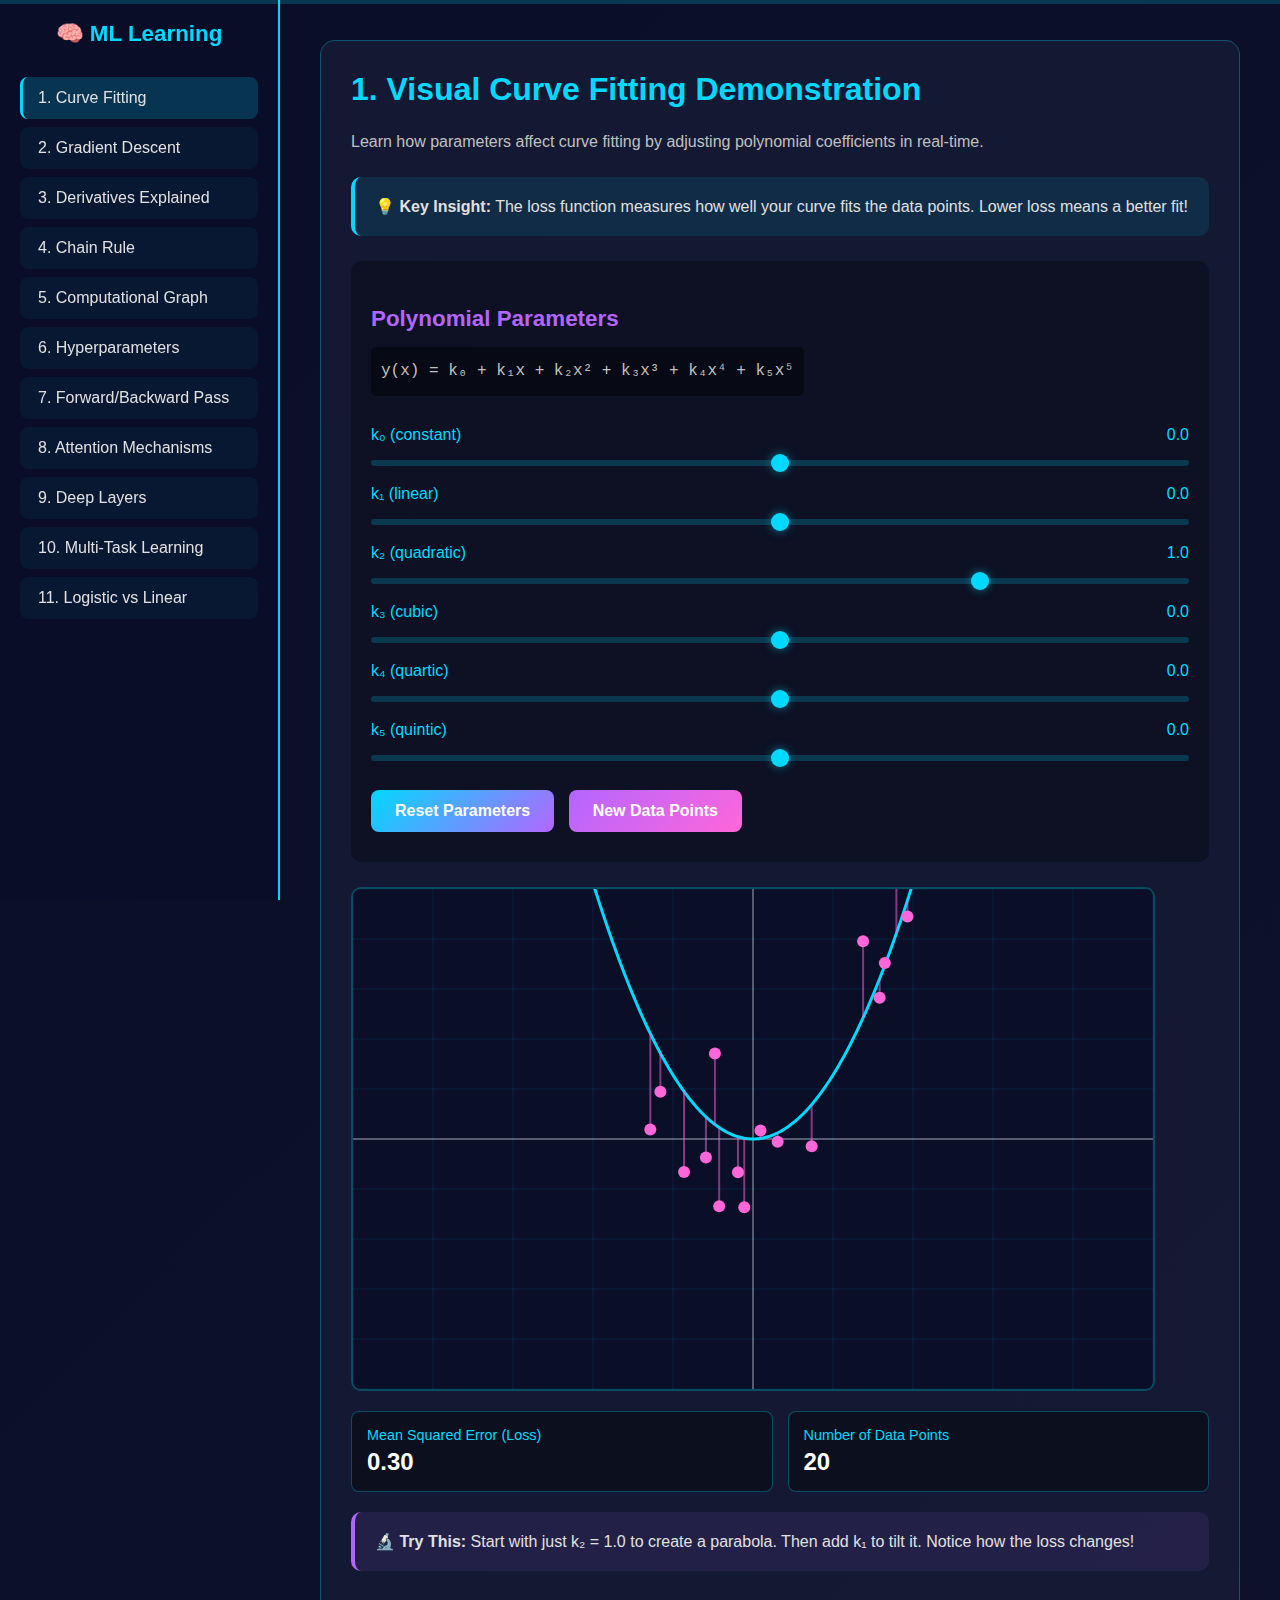
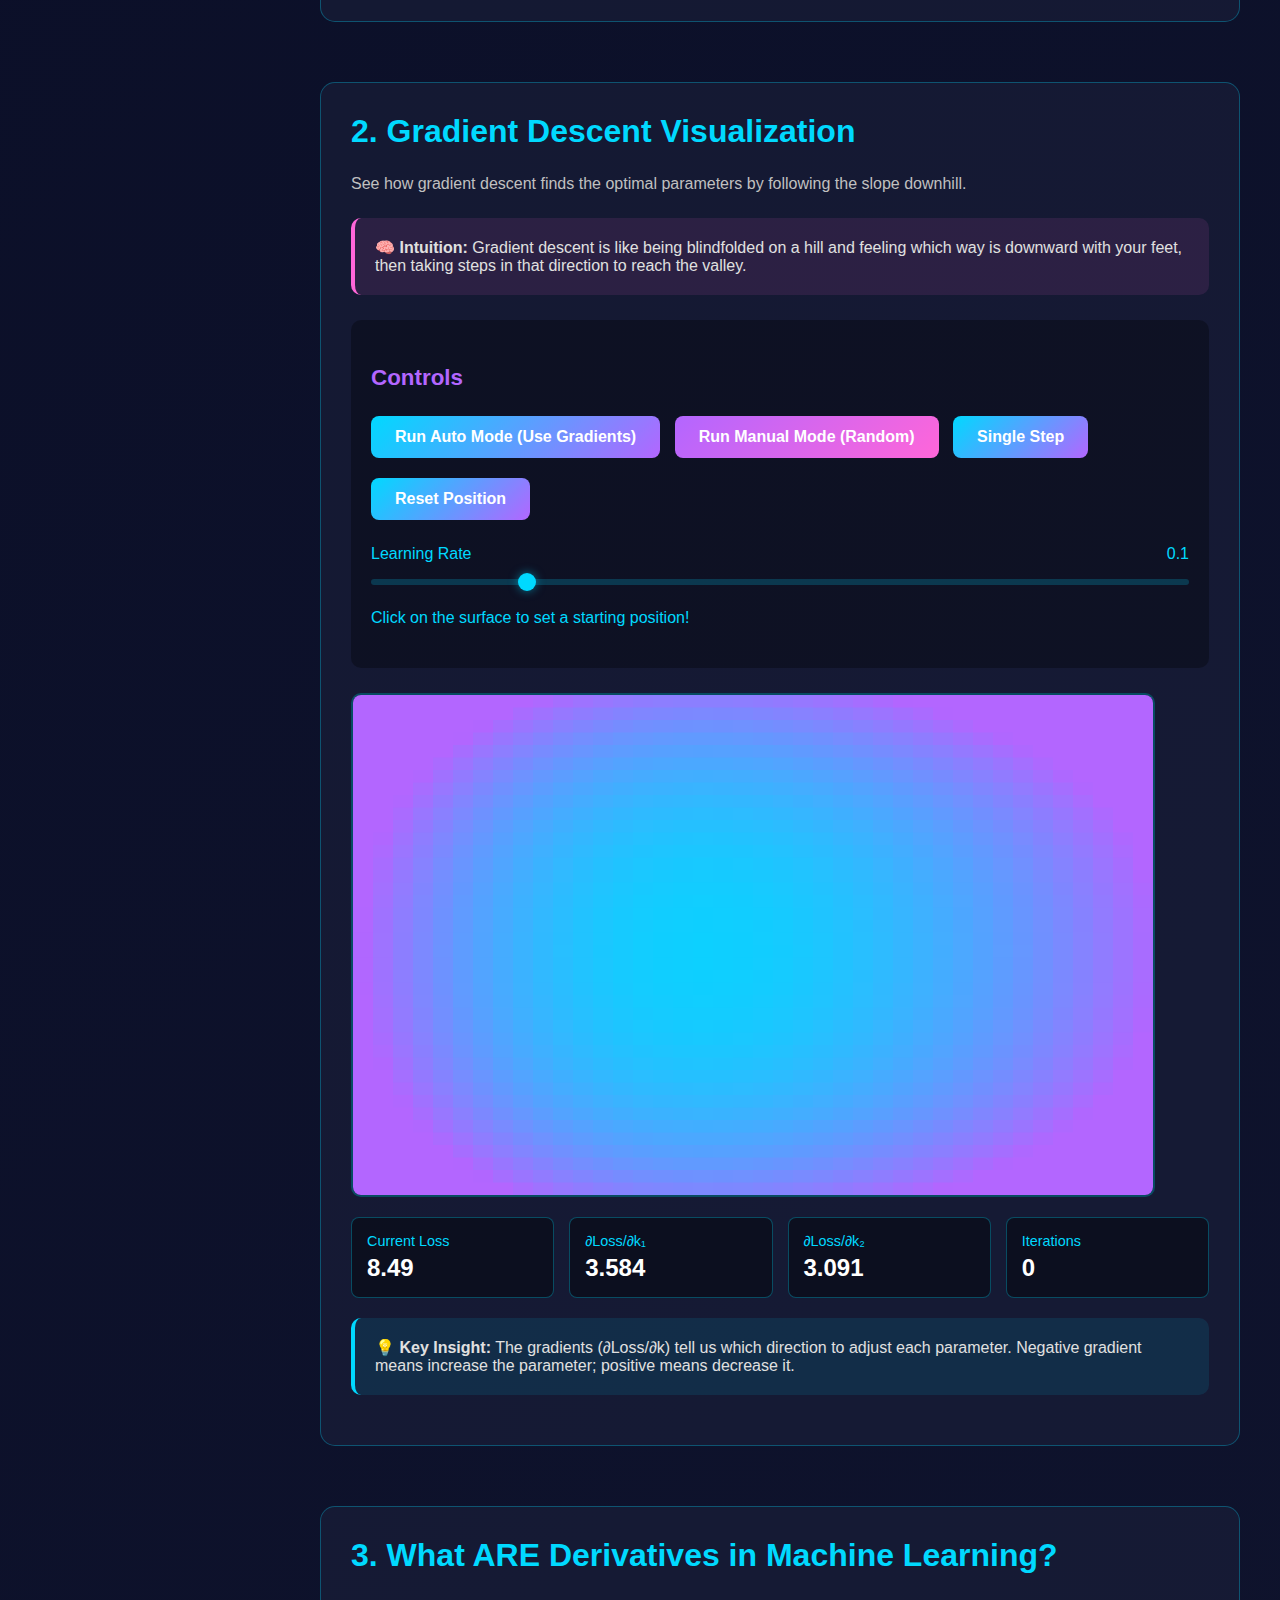
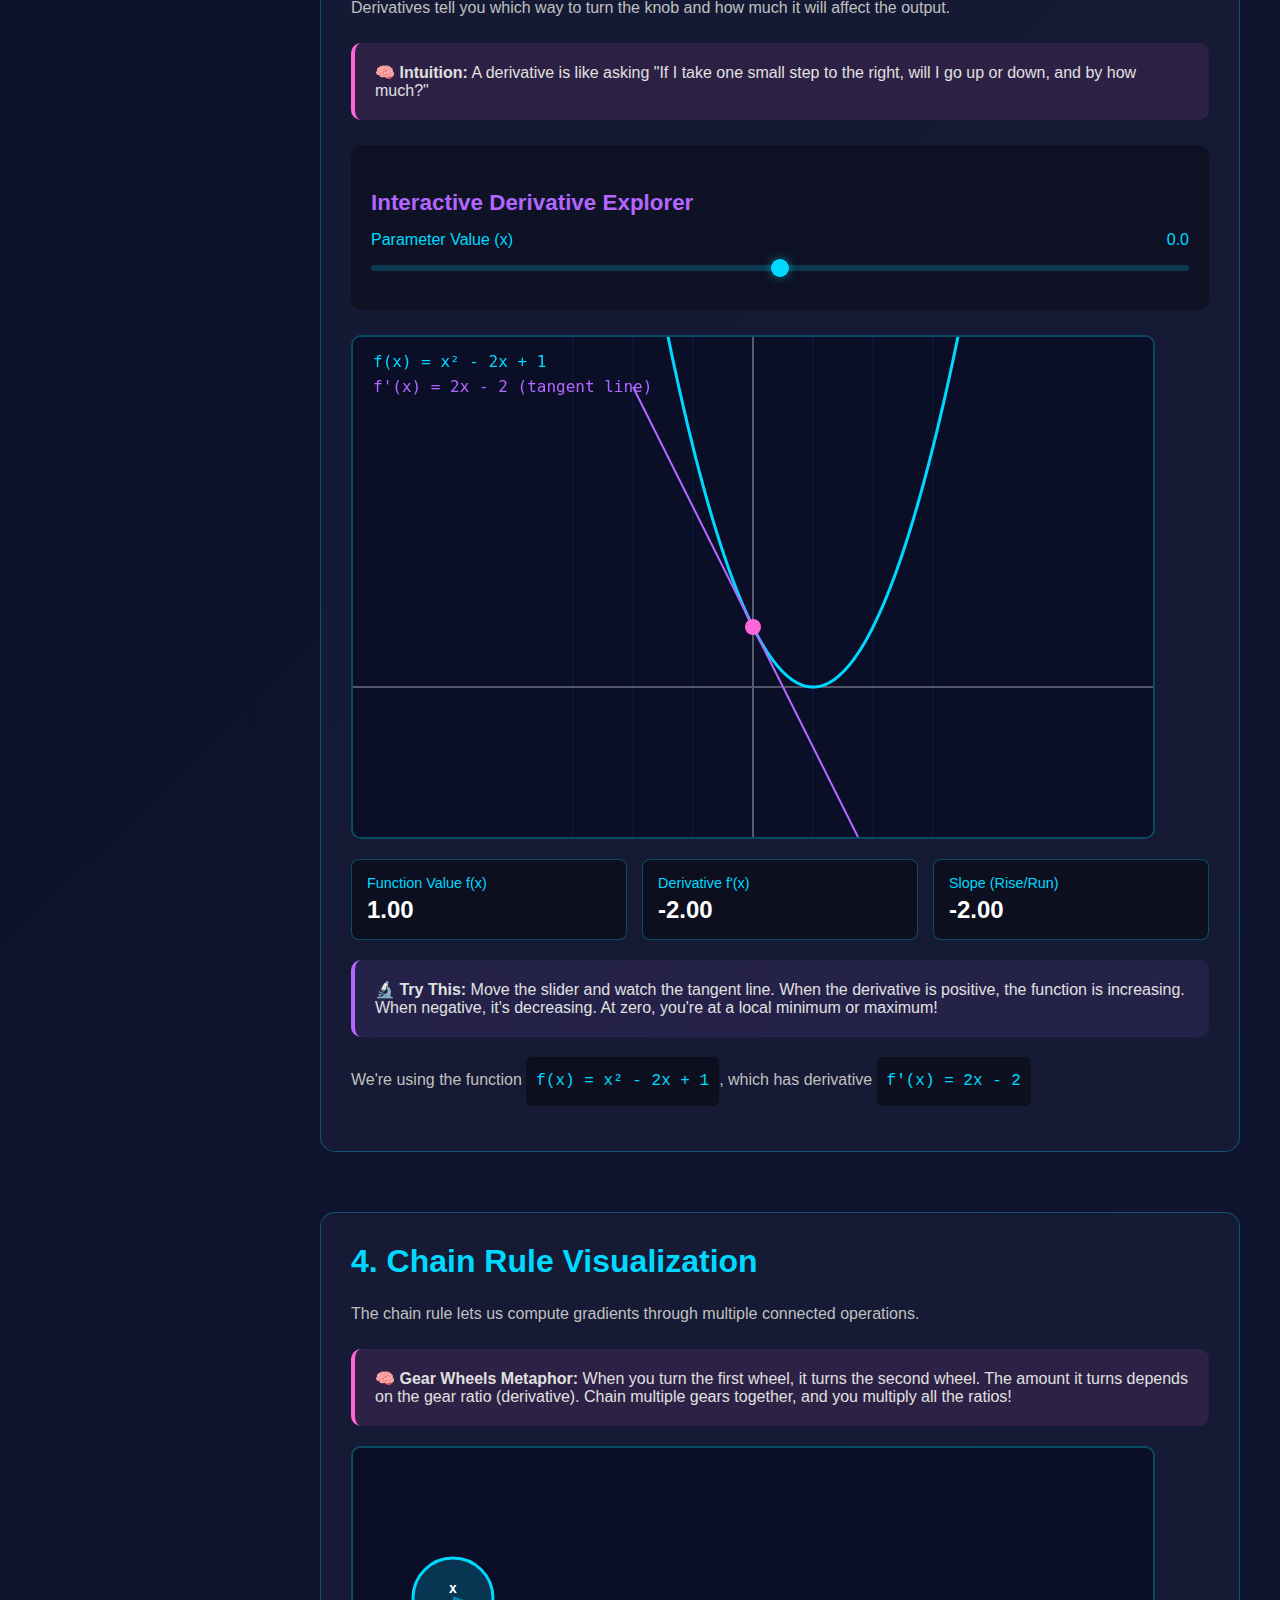
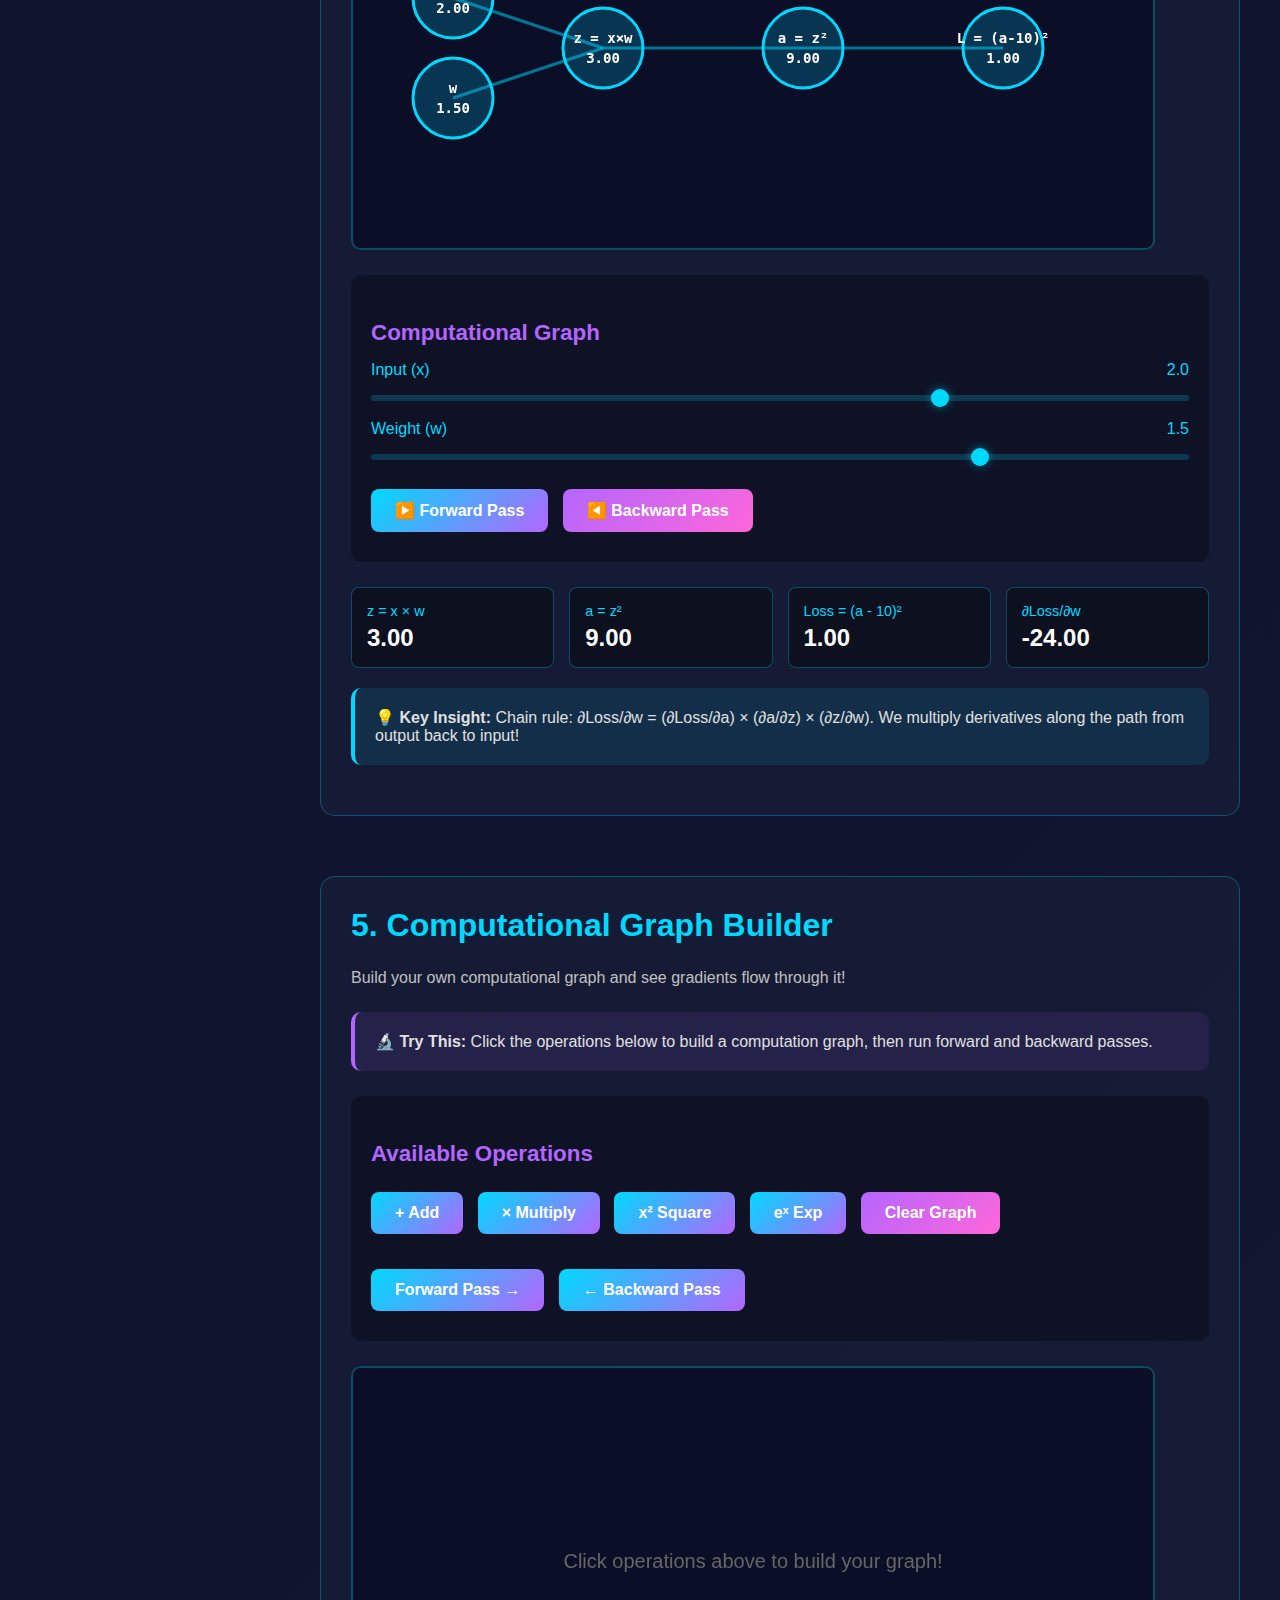
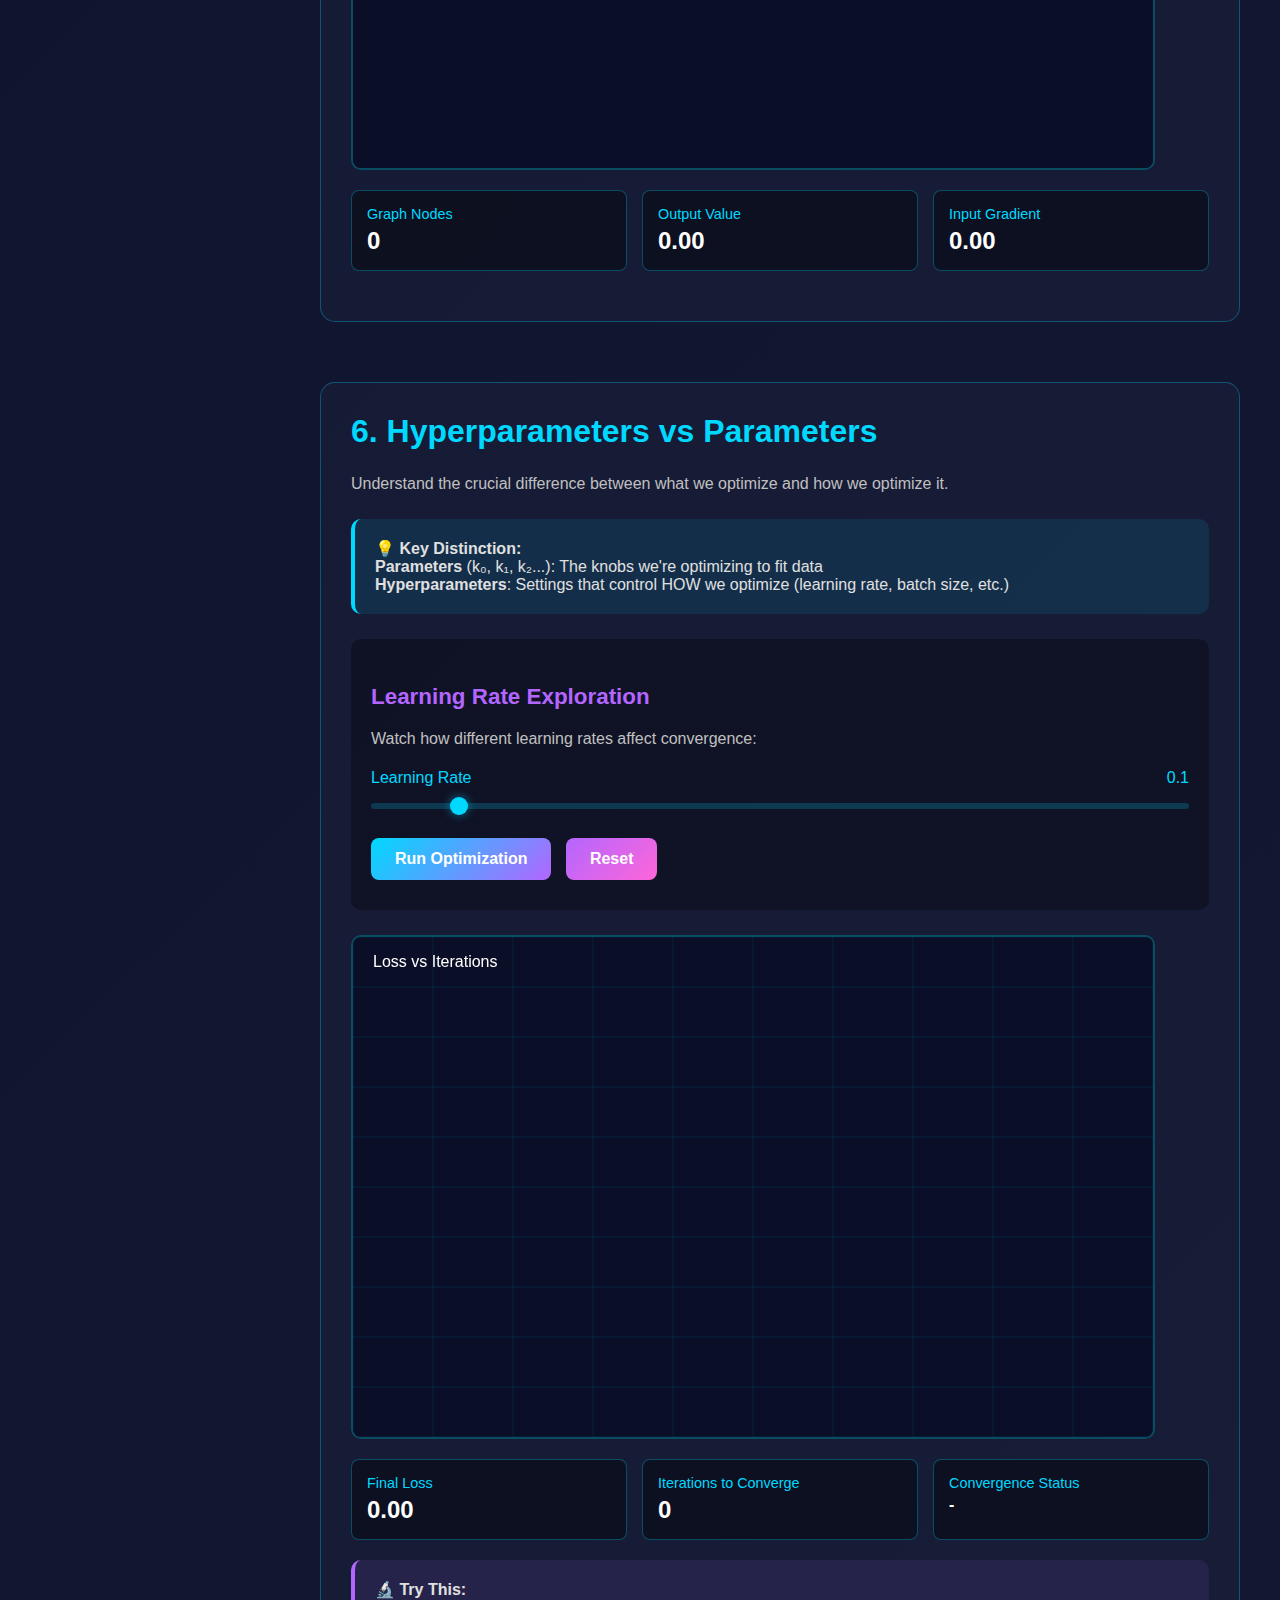
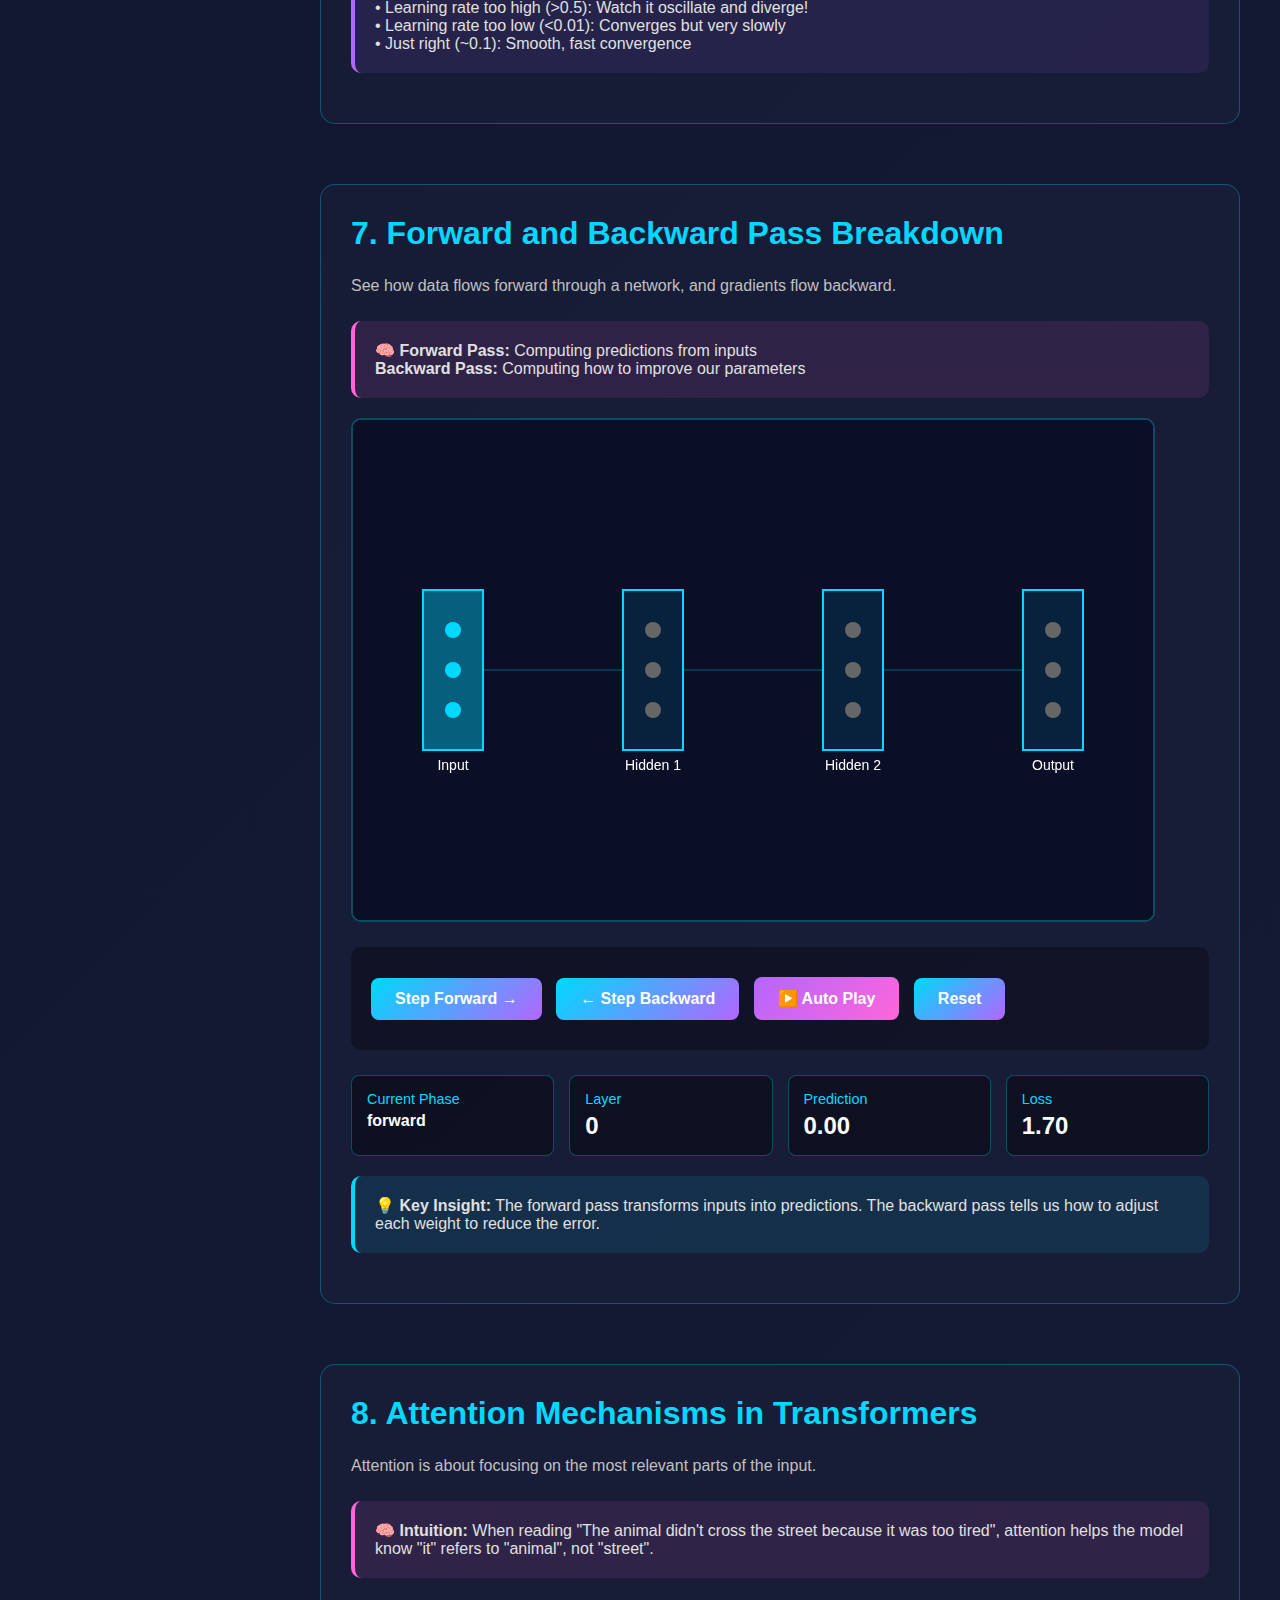
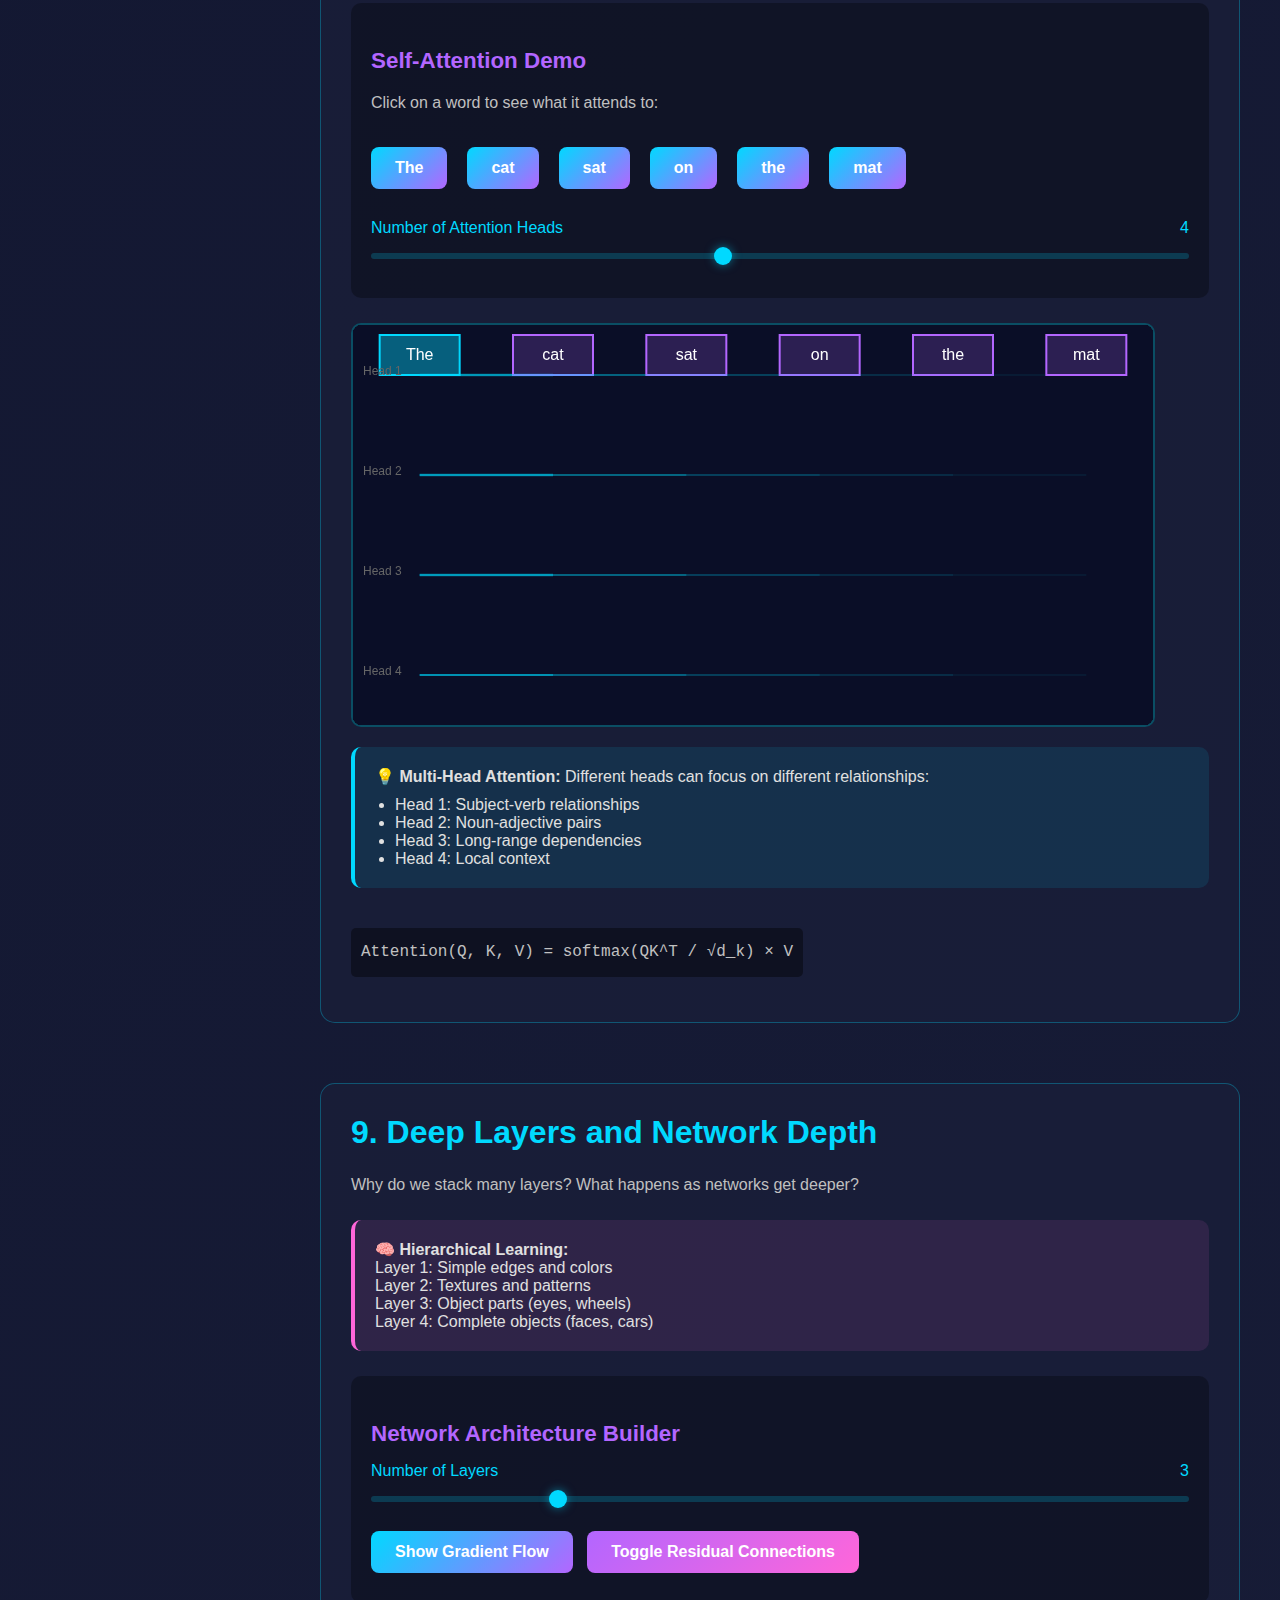
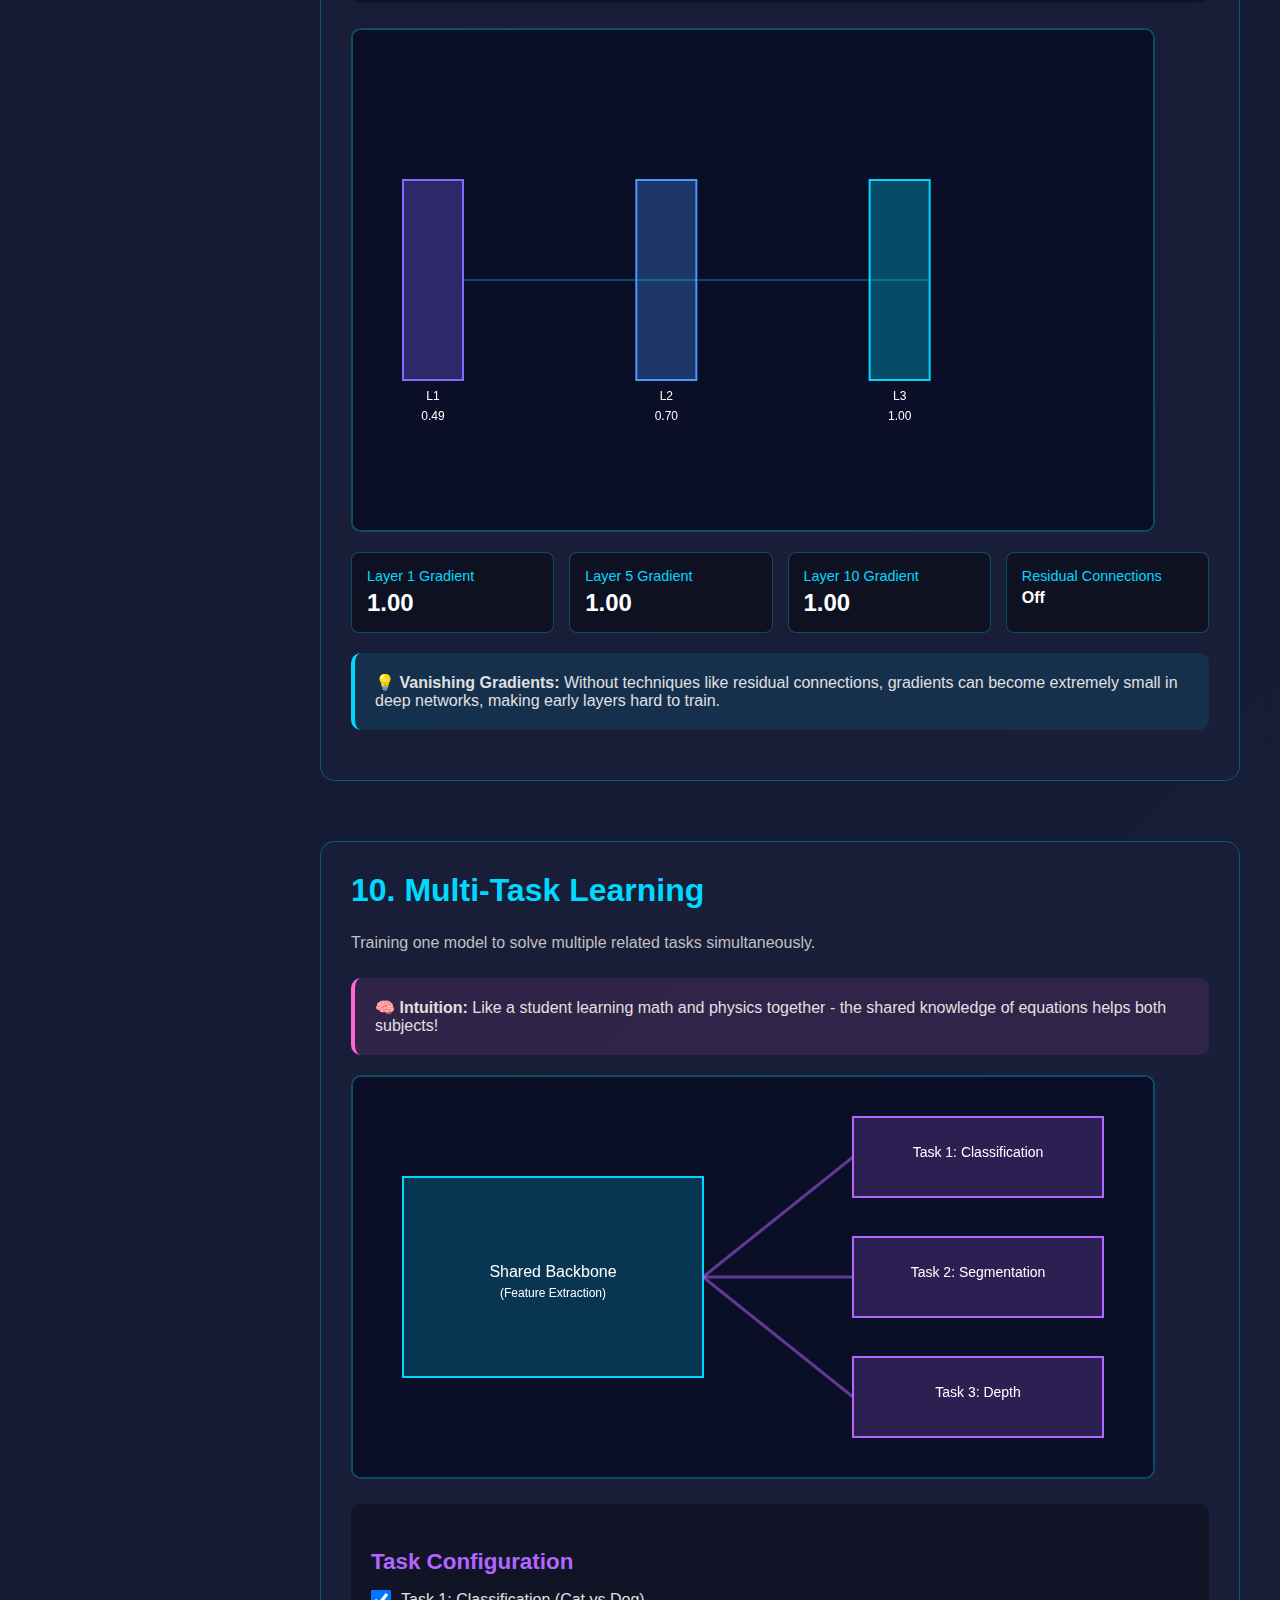
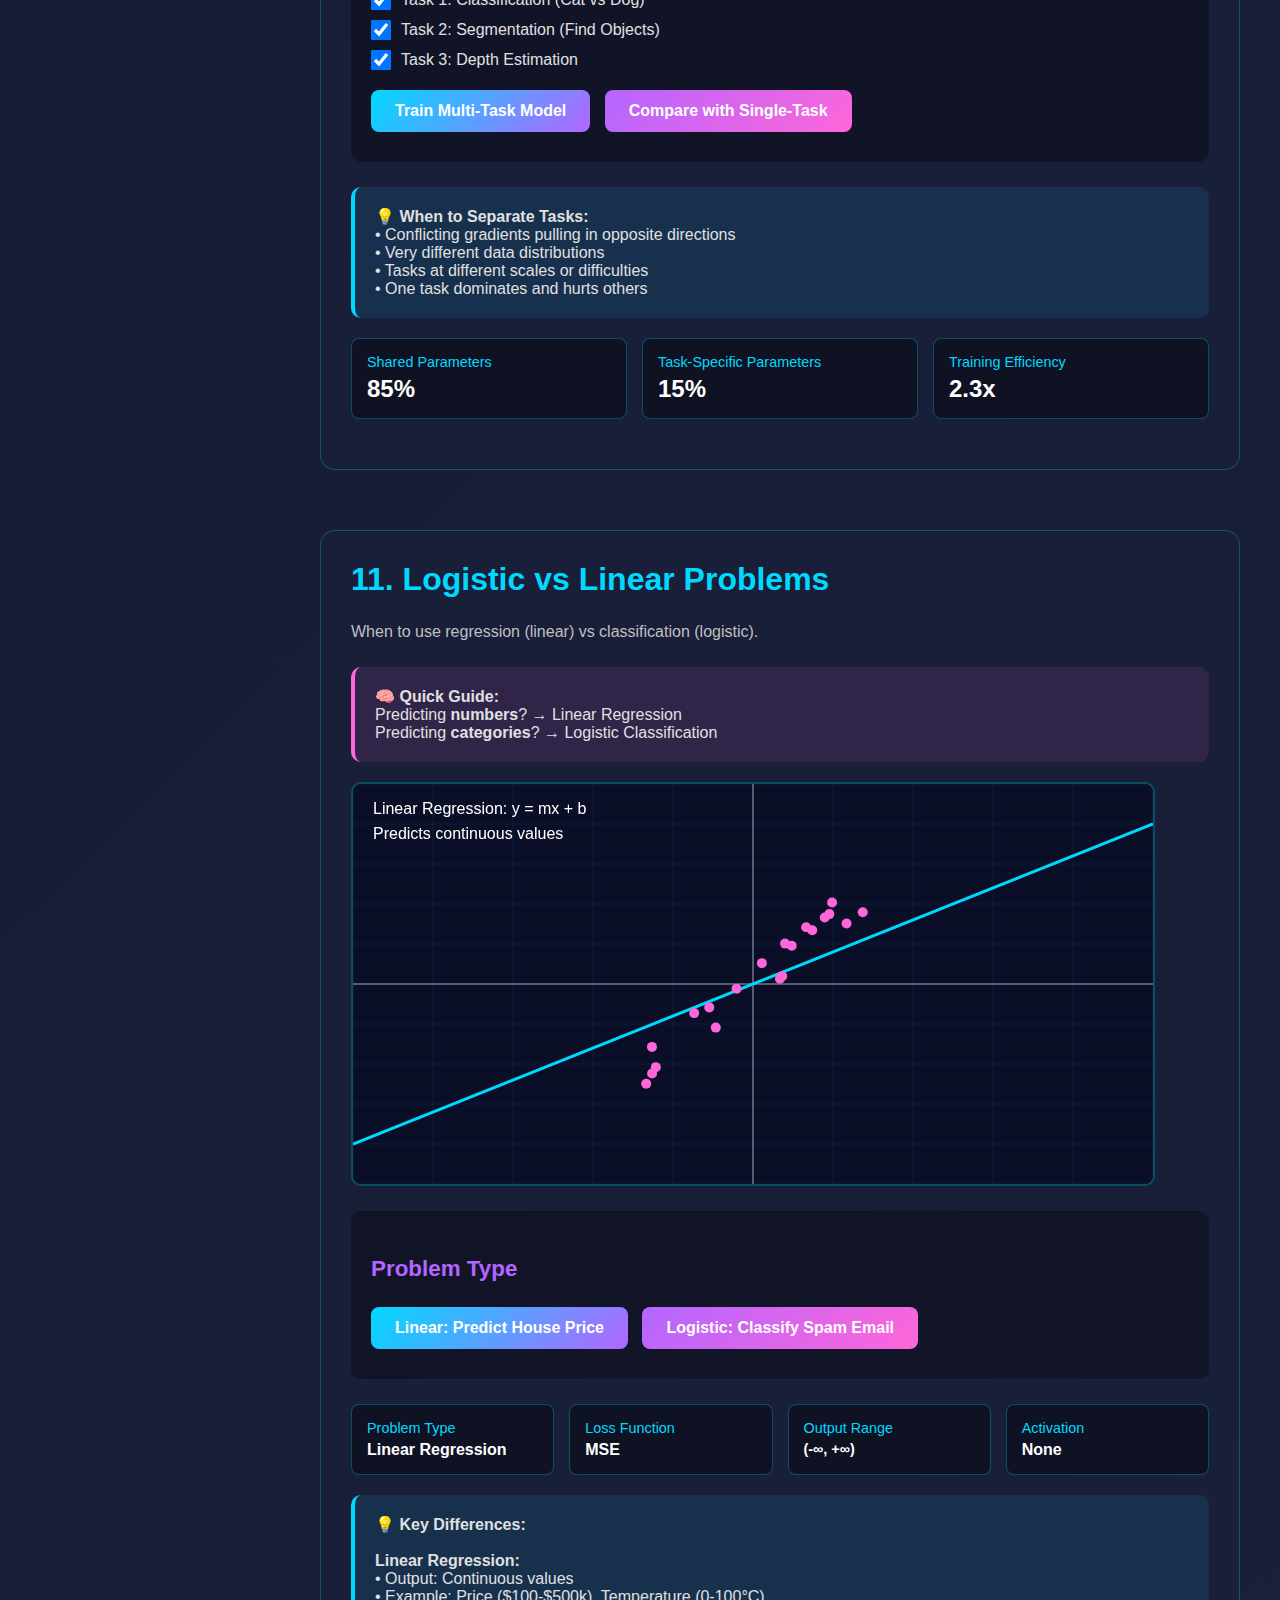
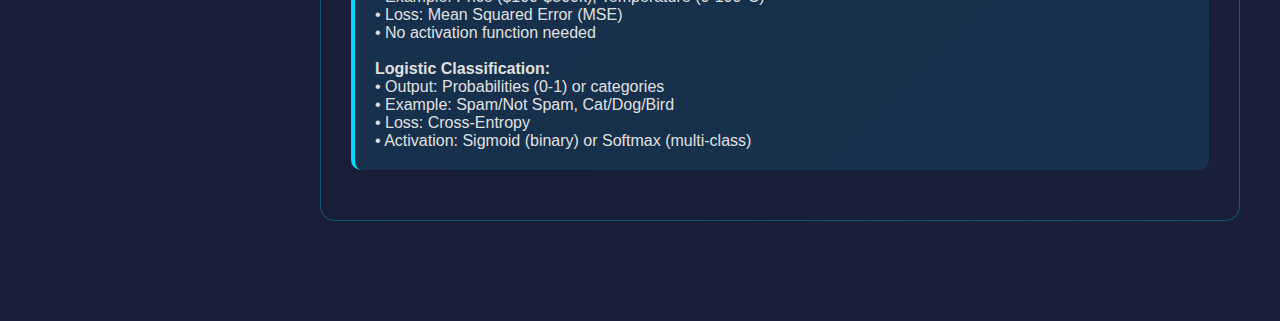
<file: index.html>
<!DOCTYPE html>
<html lang="en">
<head>
    <meta charset="UTF-8">
    <meta name="viewport" content="width=device-width, initial-scale=1.0">
    <title>Interactive Machine Learning Learning Interface</title>
    <style>
        * {
            margin: 0;
            padding: 0;
            box-sizing: border-box;
        }

        body {
            font-family: 'Segoe UI', Tahoma, Geneva, Verdana, sans-serif;
            background: linear-gradient(135deg, #0a0e27 0%, #1a1f3a 100%);
            color: #e0e0e0;
            overflow-x: hidden;
        }

        .container {
            display: flex;
            min-height: 100vh;
        }

        /* Sidebar Navigation */
        .sidebar {
            width: 280px;
            background: rgba(10, 14, 39, 0.95);
            padding: 20px;
            position: fixed;
            height: 100vh;
            overflow-y: auto;
            border-right: 2px solid #00d9ff;
            z-index: 100;
        }

        .sidebar h1 {
            color: #00d9ff;
            font-size: 1.4em;
            margin-bottom: 30px;
            text-align: center;
        }

        .nav-item {
            padding: 12px 15px;
            margin: 8px 0;
            cursor: pointer;
            border-radius: 8px;
            transition: all 0.3s ease;
            background: rgba(0, 217, 255, 0.05);
            border-left: 3px solid transparent;
        }

        .nav-item:hover {
            background: rgba(0, 217, 255, 0.15);
            border-left-color: #00d9ff;
            transform: translateX(5px);
        }

        .nav-item.active {
            background: rgba(0, 217, 255, 0.2);
            border-left-color: #00d9ff;
        }

        /* Main Content */
        .main-content {
            margin-left: 280px;
            padding: 40px;
            width: calc(100% - 280px);
        }

        .section {
            margin-bottom: 60px;
            padding: 30px;
            background: rgba(26, 31, 58, 0.6);
            border-radius: 15px;
            border: 1px solid rgba(0, 217, 255, 0.3);
        }

        .section h2 {
            color: #00d9ff;
            margin-bottom: 20px;
            font-size: 2em;
        }

        .section h3 {
            color: #b366ff;
            margin: 25px 0 15px 0;
            font-size: 1.4em;
        }

        .section p {
            line-height: 1.8;
            margin-bottom: 15px;
            color: #c0c0c0;
        }

        /* Interactive Controls */
        .controls {
            margin: 25px 0;
            padding: 20px;
            background: rgba(0, 0, 0, 0.3);
            border-radius: 10px;
        }

        .slider-container {
            margin: 15px 0;
        }

        .slider-label {
            display: flex;
            justify-content: space-between;
            margin-bottom: 8px;
            color: #00d9ff;
        }

        input[type="range"] {
            width: 100%;
            height: 6px;
            border-radius: 5px;
            background: rgba(0, 217, 255, 0.2);
            outline: none;
            -webkit-appearance: none;
        }

        input[type="range"]::-webkit-slider-thumb {
            -webkit-appearance: none;
            appearance: none;
            width: 18px;
            height: 18px;
            border-radius: 50%;
            background: #00d9ff;
            cursor: pointer;
            box-shadow: 0 0 10px rgba(0, 217, 255, 0.5);
        }

        input[type="range"]::-moz-range-thumb {
            width: 18px;
            height: 18px;
            border-radius: 50%;
            background: #00d9ff;
            cursor: pointer;
            box-shadow: 0 0 10px rgba(0, 217, 255, 0.5);
        }

        /* Buttons */
        .button {
            padding: 12px 24px;
            margin: 10px 10px 10px 0;
            border: none;
            border-radius: 8px;
            background: linear-gradient(135deg, #00d9ff 0%, #b366ff 100%);
            color: white;
            font-weight: bold;
            cursor: pointer;
            transition: all 0.3s ease;
            font-size: 1em;
        }

        .button:hover {
            transform: translateY(-2px);
            box-shadow: 0 5px 20px rgba(0, 217, 255, 0.4);
        }

        .button:active {
            transform: translateY(0);
        }

        .button.secondary {
            background: linear-gradient(135deg, #b366ff 0%, #ff66d9 100%);
        }

        /* Canvas */
        canvas {
            border: 2px solid rgba(0, 217, 255, 0.3);
            border-radius: 10px;
            background: rgba(0, 0, 0, 0.4);
            display: block;
            margin: 20px 0;
            max-width: 100%;
        }

        /* Info Boxes */
        .info-box {
            padding: 20px;
            margin: 20px 0;
            border-radius: 10px;
            border-left: 4px solid;
        }

        .info-box.insight {
            background: rgba(0, 217, 255, 0.1);
            border-color: #00d9ff;
        }

        .info-box.insight::before {
            content: "💡 ";
        }

        .info-box.try-this {
            background: rgba(179, 102, 255, 0.1);
            border-color: #b366ff;
        }

        .info-box.try-this::before {
            content: "🔬 ";
        }

        .info-box.intuition {
            background: rgba(255, 102, 217, 0.1);
            border-color: #ff66d9;
        }

        .info-box.intuition::before {
            content: "🧠 ";
        }

        /* Stats Display */
        .stats {
            display: grid;
            grid-template-columns: repeat(auto-fit, minmax(200px, 1fr));
            gap: 15px;
            margin: 20px 0;
        }

        .stat-item {
            padding: 15px;
            background: rgba(0, 0, 0, 0.4);
            border-radius: 8px;
            border: 1px solid rgba(0, 217, 255, 0.3);
        }

        .stat-label {
            color: #00d9ff;
            font-size: 0.9em;
            margin-bottom: 5px;
        }

        .stat-value {
            color: #fff;
            font-size: 1.5em;
            font-weight: bold;
        }

        /* Responsive */
        @media (max-width: 768px) {
            .sidebar {
                width: 100%;
                height: auto;
                position: relative;
            }

            .main-content {
                margin-left: 0;
                width: 100%;
                padding: 20px;
            }

            .container {
                flex-direction: column;
            }
        }

        /* Math Display */
        .math {
            font-family: 'Courier New', monospace;
            background: rgba(0, 0, 0, 0.4);
            padding: 10px;
            border-radius: 5px;
            display: inline-block;
            color: #00d9ff;
        }

        /* Progress Indicator */
        .progress-bar {
            height: 4px;
            background: rgba(0, 217, 255, 0.2);
            position: fixed;
            top: 0;
            left: 0;
            right: 0;
            z-index: 1000;
        }

        .progress-fill {
            height: 100%;
            background: linear-gradient(90deg, #00d9ff 0%, #b366ff 100%);
            width: 0%;
            transition: width 0.3s ease;
        }

        /* Attention Heatmap */
        .heatmap {
            display: grid;
            gap: 2px;
            margin: 20px 0;
        }

        .heatmap-cell {
            aspect-ratio: 1;
            border-radius: 4px;
            transition: all 0.3s ease;
        }

        /* Network Diagram */
        .network-layer {
            display: flex;
            justify-content: space-around;
            align-items: center;
            margin: 20px 0;
        }

        .neuron {
            width: 40px;
            height: 40px;
            border-radius: 50%;
            background: linear-gradient(135deg, #00d9ff 0%, #b366ff 100%);
            display: flex;
            align-items: center;
            justify-content: center;
            color: white;
            font-weight: bold;
            cursor: pointer;
            transition: all 0.3s ease;
        }

        .neuron:hover {
            transform: scale(1.2);
            box-shadow: 0 0 20px rgba(0, 217, 255, 0.6);
        }
    </style>
</head>
<body>
    <div class="progress-bar">
        <div class="progress-fill" id="progressFill"></div>
    </div>

    <div class="container">
        <!-- Sidebar Navigation -->
        <nav class="sidebar">
            <h1>🧠 ML Learning</h1>
            <div class="nav-item active" data-section="curve-fitting">1. Curve Fitting</div>
            <div class="nav-item" data-section="gradient-descent">2. Gradient Descent</div>
            <div class="nav-item" data-section="derivatives">3. Derivatives Explained</div>
            <div class="nav-item" data-section="chain-rule">4. Chain Rule</div>
            <div class="nav-item" data-section="comp-graph">5. Computational Graph</div>
            <div class="nav-item" data-section="hyperparameters">6. Hyperparameters</div>
            <div class="nav-item" data-section="forward-backward">7. Forward/Backward Pass</div>
            <div class="nav-item" data-section="attention">8. Attention Mechanisms</div>
            <div class="nav-item" data-section="deep-layers">9. Deep Layers</div>
            <div class="nav-item" data-section="multi-task">10. Multi-Task Learning</div>
            <div class="nav-item" data-section="logistic-linear">11. Logistic vs Linear</div>
        </nav>

        <!-- Main Content -->
        <main class="main-content">
            <!-- Section 1: Curve Fitting -->
            <section id="curve-fitting" class="section">
                <h2>1. Visual Curve Fitting Demonstration</h2>
                <p>Learn how parameters affect curve fitting by adjusting polynomial coefficients in real-time.</p>

                <div class="info-box insight">
                    <strong>Key Insight:</strong> The loss function measures how well your curve fits the data points. Lower loss means a better fit!
                </div>

                <div class="controls">
                    <h3>Polynomial Parameters</h3>
                    <p class="math">y(x) = k₀ + k₁x + k₂x² + k₃x³ + k₄x⁴ + k₅x⁵</p>

                    <div class="slider-container">
                        <div class="slider-label">
                            <span>k₀ (constant)</span>
                            <span id="k0-value">0.0</span>
                        </div>
                        <input type="range" id="k0" min="-2" max="2" step="0.1" value="0">
                    </div>

                    <div class="slider-container">
                        <div class="slider-label">
                            <span>k₁ (linear)</span>
                            <span id="k1-value">0.0</span>
                        </div>
                        <input type="range" id="k1" min="-2" max="2" step="0.1" value="0">
                    </div>

                    <div class="slider-container">
                        <div class="slider-label">
                            <span>k₂ (quadratic)</span>
                            <span id="k2-value">1.0</span>
                        </div>
                        <input type="range" id="k2" min="-2" max="2" step="0.1" value="1">
                    </div>

                    <div class="slider-container">
                        <div class="slider-label">
                            <span>k₃ (cubic)</span>
                            <span id="k3-value">0.0</span>
                        </div>
                        <input type="range" id="k3" min="-2" max="2" step="0.1" value="0">
                    </div>

                    <div class="slider-container">
                        <div class="slider-label">
                            <span>k₄ (quartic)</span>
                            <span id="k4-value">0.0</span>
                        </div>
                        <input type="range" id="k4" min="-2" max="2" step="0.1" value="0">
                    </div>

                    <div class="slider-container">
                        <div class="slider-label">
                            <span>k₅ (quintic)</span>
                            <span id="k5-value">0.0</span>
                        </div>
                        <input type="range" id="k5" min="-2" max="2" step="0.1" value="0">
                    </div>

                    <button class="button" onclick="resetCurveFitting()">Reset Parameters</button>
                    <button class="button secondary" onclick="generateNewData()">New Data Points</button>
                </div>

                <canvas id="curveFittingCanvas" width="800" height="500"></canvas>

                <div class="stats">
                    <div class="stat-item">
                        <div class="stat-label">Mean Squared Error (Loss)</div>
                        <div class="stat-value" id="mse-value">0.00</div>
                    </div>
                    <div class="stat-item">
                        <div class="stat-label">Number of Data Points</div>
                        <div class="stat-value" id="num-points">20</div>
                    </div>
                </div>

                <div class="info-box try-this">
                    <strong>Try This:</strong> Start with just k₂ = 1.0 to create a parabola. Then add k₁ to tilt it. Notice how the loss changes!
                </div>
            </section>

            <!-- Section 2: Gradient Descent -->
            <section id="gradient-descent" class="section">
                <h2>2. Gradient Descent Visualization</h2>
                <p>See how gradient descent finds the optimal parameters by following the slope downhill.</p>

                <div class="info-box intuition">
                    <strong>Intuition:</strong> Gradient descent is like being blindfolded on a hill and feeling which way is downward with your feet, then taking steps in that direction to reach the valley.
                </div>

                <div class="controls">
                    <h3>Controls</h3>
                    <button class="button" onclick="runGradientDescent()">Run Auto Mode (Use Gradients)</button>
                    <button class="button secondary" onclick="runRandomSearch()">Run Manual Mode (Random)</button>
                    <button class="button" onclick="stepGradientDescent()">Single Step</button>
                    <button class="button" onclick="resetGradientDescent()">Reset Position</button>

                    <div class="slider-container">
                        <div class="slider-label">
                            <span>Learning Rate</span>
                            <span id="lr-value">0.1</span>
                        </div>
                        <input type="range" id="learning-rate" min="0.01" max="0.5" step="0.01" value="0.1">
                    </div>

                    <p style="margin-top: 15px; color: #00d9ff;">Click on the surface to set a starting position!</p>
                </div>

                <canvas id="gradientDescentCanvas" width="800" height="500"></canvas>

                <div class="stats">
                    <div class="stat-item">
                        <div class="stat-label">Current Loss</div>
                        <div class="stat-value" id="gd-loss">0.00</div>
                    </div>
                    <div class="stat-item">
                        <div class="stat-label">∂Loss/∂k₁</div>
                        <div class="stat-value" id="grad-k1">0.00</div>
                    </div>
                    <div class="stat-item">
                        <div class="stat-label">∂Loss/∂k₂</div>
                        <div class="stat-value" id="grad-k2">0.00</div>
                    </div>
                    <div class="stat-item">
                        <div class="stat-label">Iterations</div>
                        <div class="stat-value" id="iterations">0</div>
                    </div>
                </div>

                <div class="info-box insight">
                    <strong>Key Insight:</strong> The gradients (∂Loss/∂k) tell us which direction to adjust each parameter. Negative gradient means increase the parameter; positive means decrease it.
                </div>
            </section>

            <!-- Section 3: Derivatives -->
            <section id="derivatives" class="section">
                <h2>3. What ARE Derivatives in Machine Learning?</h2>
                <p>Derivatives tell you which way to turn the knob and how much it will affect the output.</p>

                <div class="info-box intuition">
                    <strong>Intuition:</strong> A derivative is like asking "If I take one small step to the right, will I go up or down, and by how much?"
                </div>

                <div class="controls">
                    <h3>Interactive Derivative Explorer</h3>
                    <div class="slider-container">
                        <div class="slider-label">
                            <span>Parameter Value (x)</span>
                            <span id="deriv-x-value">0.0</span>
                        </div>
                        <input type="range" id="deriv-x" min="-3" max="3" step="0.1" value="0">
                    </div>
                </div>

                <canvas id="derivativeCanvas" width="800" height="500"></canvas>

                <div class="stats">
                    <div class="stat-item">
                        <div class="stat-label">Function Value f(x)</div>
                        <div class="stat-value" id="func-value">0.00</div>
                    </div>
                    <div class="stat-item">
                        <div class="stat-label">Derivative f'(x)</div>
                        <div class="stat-value" id="deriv-value">0.00</div>
                    </div>
                    <div class="stat-item">
                        <div class="stat-label">Slope (Rise/Run)</div>
                        <div class="stat-value" id="slope-value">0.00</div>
                    </div>
                </div>

                <div class="info-box try-this">
                    <strong>Try This:</strong> Move the slider and watch the tangent line. When the derivative is positive, the function is increasing. When negative, it's decreasing. At zero, you're at a local minimum or maximum!
                </div>

                <p style="margin-top: 20px;">We're using the function <span class="math">f(x) = x² - 2x + 1</span>, which has derivative <span class="math">f'(x) = 2x - 2</span></p>
            </section>

            <!-- Section 4: Chain Rule -->
            <section id="chain-rule" class="section">
                <h2>4. Chain Rule Visualization</h2>
                <p>The chain rule lets us compute gradients through multiple connected operations.</p>

                <div class="info-box intuition">
                    <strong>Gear Wheels Metaphor:</strong> When you turn the first wheel, it turns the second wheel. The amount it turns depends on the gear ratio (derivative). Chain multiple gears together, and you multiply all the ratios!
                </div>

                <canvas id="chainRuleCanvas" width="800" height="400"></canvas>

                <div class="controls">
                    <h3>Computational Graph</h3>
                    <div class="slider-container">
                        <div class="slider-label">
                            <span>Input (x)</span>
                            <span id="chain-x-value">2.0</span>
                        </div>
                        <input type="range" id="chain-x" min="-5" max="5" step="0.5" value="2">
                    </div>

                    <div class="slider-container">
                        <div class="slider-label">
                            <span>Weight (w)</span>
                            <span id="chain-w-value">1.5</span>
                        </div>
                        <input type="range" id="chain-w" min="-3" max="3" step="0.5" value="1.5">
                    </div>

                    <button class="button" onclick="animateForwardPass()">▶️ Forward Pass</button>
                    <button class="button secondary" onclick="animateBackwardPass()">◀️ Backward Pass</button>
                </div>

                <div class="stats">
                    <div class="stat-item">
                        <div class="stat-label">z = x × w</div>
                        <div class="stat-value" id="z-value">0.00</div>
                    </div>
                    <div class="stat-item">
                        <div class="stat-label">a = z²</div>
                        <div class="stat-value" id="a-value">0.00</div>
                    </div>
                    <div class="stat-item">
                        <div class="stat-label">Loss = (a - 10)²</div>
                        <div class="stat-value" id="chain-loss">0.00</div>
                    </div>
                    <div class="stat-item">
                        <div class="stat-label">∂Loss/∂w</div>
                        <div class="stat-value" id="chain-grad">0.00</div>
                    </div>
                </div>

                <div class="info-box insight">
                    <strong>Key Insight:</strong> Chain rule: ∂Loss/∂w = (∂Loss/∂a) × (∂a/∂z) × (∂z/∂w). We multiply derivatives along the path from output back to input!
                </div>
            </section>

            <!-- Section 5: Computational Graph Builder -->
            <section id="comp-graph" class="section">
                <h2>5. Computational Graph Builder</h2>
                <p>Build your own computational graph and see gradients flow through it!</p>

                <div class="info-box try-this">
                    <strong>Try This:</strong> Click the operations below to build a computation graph, then run forward and backward passes.
                </div>

                <div class="controls">
                    <h3>Available Operations</h3>
                    <button class="button" onclick="addGraphNode('add')">+ Add</button>
                    <button class="button" onclick="addGraphNode('multiply')">× Multiply</button>
                    <button class="button" onclick="addGraphNode('square')">x² Square</button>
                    <button class="button" onclick="addGraphNode('exp')">eˣ Exp</button>
                    <button class="button secondary" onclick="clearGraph()">Clear Graph</button>

                    <div style="margin-top: 15px;">
                        <button class="button" onclick="runGraphForward()">Forward Pass →</button>
                        <button class="button" onclick="runGraphBackward()">← Backward Pass</button>
                    </div>
                </div>

                <canvas id="compGraphCanvas" width="800" height="400"></canvas>

                <div class="stats">
                    <div class="stat-item">
                        <div class="stat-label">Graph Nodes</div>
                        <div class="stat-value" id="graph-nodes">0</div>
                    </div>
                    <div class="stat-item">
                        <div class="stat-label">Output Value</div>
                        <div class="stat-value" id="graph-output">0.00</div>
                    </div>
                    <div class="stat-item">
                        <div class="stat-label">Input Gradient</div>
                        <div class="stat-value" id="graph-grad">0.00</div>
                    </div>
                </div>
            </section>

            <!-- Section 6: Hyperparameters -->
            <section id="hyperparameters" class="section">
                <h2>6. Hyperparameters vs Parameters</h2>
                <p>Understand the crucial difference between what we optimize and how we optimize it.</p>

                <div class="info-box insight">
                    <strong>Key Distinction:</strong><br>
                    <strong>Parameters</strong> (k₀, k₁, k₂...): The knobs we're optimizing to fit data<br>
                    <strong>Hyperparameters</strong>: Settings that control HOW we optimize (learning rate, batch size, etc.)
                </div>

                <div class="controls">
                    <h3>Learning Rate Exploration</h3>
                    <p>Watch how different learning rates affect convergence:</p>

                    <div class="slider-container">
                        <div class="slider-label">
                            <span>Learning Rate</span>
                            <span id="hyper-lr-value">0.1</span>
                        </div>
                        <input type="range" id="hyper-lr" min="0.001" max="1.0" step="0.001" value="0.1">
                    </div>

                    <button class="button" onclick="runWithLearningRate()">Run Optimization</button>
                    <button class="button secondary" onclick="resetHyperparamDemo()">Reset</button>
                </div>

                <canvas id="hyperparamCanvas" width="800" height="500"></canvas>

                <div class="stats">
                    <div class="stat-item">
                        <div class="stat-label">Final Loss</div>
                        <div class="stat-value" id="hyper-loss">0.00</div>
                    </div>
                    <div class="stat-item">
                        <div class="stat-label">Iterations to Converge</div>
                        <div class="stat-value" id="hyper-iters">0</div>
                    </div>
                    <div class="stat-item">
                        <div class="stat-label">Convergence Status</div>
                        <div class="stat-value" id="hyper-status" style="font-size: 1em;">-</div>
                    </div>
                </div>

                <div class="info-box try-this">
                    <strong>Try This:</strong><br>
                    • Learning rate too high (>0.5): Watch it oscillate and diverge!<br>
                    • Learning rate too low (<0.01): Converges but very slowly<br>
                    • Just right (~0.1): Smooth, fast convergence
                </div>
            </section>

            <!-- Section 7: Forward/Backward Pass -->
            <section id="forward-backward" class="section">
                <h2>7. Forward and Backward Pass Breakdown</h2>
                <p>See how data flows forward through a network, and gradients flow backward.</p>

                <div class="info-box intuition">
                    <strong>Forward Pass:</strong> Computing predictions from inputs<br>
                    <strong>Backward Pass:</strong> Computing how to improve our parameters
                </div>

                <canvas id="forwardBackwardCanvas" width="800" height="500"></canvas>

                <div class="controls">
                    <button class="button" onclick="stepForward()">Step Forward →</button>
                    <button class="button" onclick="stepBackward()">← Step Backward</button>
                    <button class="button secondary" onclick="autoPlayPasses()">▶️ Auto Play</button>
                    <button class="button" onclick="resetPasses()">Reset</button>
                </div>

                <div class="stats">
                    <div class="stat-item">
                        <div class="stat-label">Current Phase</div>
                        <div class="stat-value" id="pass-phase" style="font-size: 1em;">Forward</div>
                    </div>
                    <div class="stat-item">
                        <div class="stat-label">Layer</div>
                        <div class="stat-value" id="pass-layer">1</div>
                    </div>
                    <div class="stat-item">
                        <div class="stat-label">Prediction</div>
                        <div class="stat-value" id="pass-pred">0.00</div>
                    </div>
                    <div class="stat-item">
                        <div class="stat-label">Loss</div>
                        <div class="stat-value" id="pass-loss">0.00</div>
                    </div>
                </div>

                <div class="info-box insight">
                    <strong>Key Insight:</strong> The forward pass transforms inputs into predictions. The backward pass tells us how to adjust each weight to reduce the error.
                </div>
            </section>

            <!-- Section 8: Attention Mechanisms -->
            <section id="attention" class="section">
                <h2>8. Attention Mechanisms in Transformers</h2>
                <p>Attention is about focusing on the most relevant parts of the input.</p>

                <div class="info-box intuition">
                    <strong>Intuition:</strong> When reading "The animal didn't cross the street because it was too tired", attention helps the model know "it" refers to "animal", not "street".
                </div>

                <div class="controls">
                    <h3>Self-Attention Demo</h3>
                    <p>Click on a word to see what it attends to:</p>
                    <div id="word-sequence" style="display: flex; gap: 10px; flex-wrap: wrap; margin: 20px 0;">
                        <button class="button" onclick="selectWord(0)">The</button>
                        <button class="button" onclick="selectWord(1)">cat</button>
                        <button class="button" onclick="selectWord(2)">sat</button>
                        <button class="button" onclick="selectWord(3)">on</button>
                        <button class="button" onclick="selectWord(4)">the</button>
                        <button class="button" onclick="selectWord(5)">mat</button>
                    </div>

                    <div class="slider-container">
                        <div class="slider-label">
                            <span>Number of Attention Heads</span>
                            <span id="num-heads-value">4</span>
                        </div>
                        <input type="range" id="num-heads" min="1" max="8" step="1" value="4">
                    </div>
                </div>

                <canvas id="attentionCanvas" width="800" height="400"></canvas>

                <div class="info-box insight">
                    <strong>Multi-Head Attention:</strong> Different heads can focus on different relationships:
                    <ul style="margin-top: 10px; margin-left: 20px;">
                        <li>Head 1: Subject-verb relationships</li>
                        <li>Head 2: Noun-adjective pairs</li>
                        <li>Head 3: Long-range dependencies</li>
                        <li>Head 4: Local context</li>
                    </ul>
                </div>

                <p style="margin-top: 20px;" class="math">Attention(Q, K, V) = softmax(QK^T / √d_k) × V</p>
            </section>

            <!-- Section 9: Deep Layers -->
            <section id="deep-layers" class="section">
                <h2>9. Deep Layers and Network Depth</h2>
                <p>Why do we stack many layers? What happens as networks get deeper?</p>

                <div class="info-box intuition">
                    <strong>Hierarchical Learning:</strong><br>
                    Layer 1: Simple edges and colors<br>
                    Layer 2: Textures and patterns<br>
                    Layer 3: Object parts (eyes, wheels)<br>
                    Layer 4: Complete objects (faces, cars)
                </div>

                <div class="controls">
                    <h3>Network Architecture Builder</h3>
                    <div class="slider-container">
                        <div class="slider-label">
                            <span>Number of Layers</span>
                            <span id="num-layers-value">3</span>
                        </div>
                        <input type="range" id="num-layers" min="1" max="10" step="1" value="3">
                    </div>

                    <button class="button" onclick="visualizeGradientFlow()">Show Gradient Flow</button>
                    <button class="button secondary" onclick="toggleResidual()">Toggle Residual Connections</button>
                </div>

                <canvas id="deepLayersCanvas" width="800" height="500"></canvas>

                <div class="stats">
                    <div class="stat-item">
                        <div class="stat-label">Layer 1 Gradient</div>
                        <div class="stat-value" id="layer1-grad">1.00</div>
                    </div>
                    <div class="stat-item">
                        <div class="stat-label">Layer 5 Gradient</div>
                        <div class="stat-value" id="layer5-grad">0.10</div>
                    </div>
                    <div class="stat-item">
                        <div class="stat-label">Layer 10 Gradient</div>
                        <div class="stat-value" id="layer10-grad">0.01</div>
                    </div>
                    <div class="stat-item">
                        <div class="stat-label">Residual Connections</div>
                        <div class="stat-value" id="residual-status" style="font-size: 1em;">Off</div>
                    </div>
                </div>

                <div class="info-box insight">
                    <strong>Vanishing Gradients:</strong> Without techniques like residual connections, gradients can become extremely small in deep networks, making early layers hard to train.
                </div>
            </section>

            <!-- Section 10: Multi-Task Learning -->
            <section id="multi-task" class="section">
                <h2>10. Multi-Task Learning</h2>
                <p>Training one model to solve multiple related tasks simultaneously.</p>

                <div class="info-box intuition">
                    <strong>Intuition:</strong> Like a student learning math and physics together - the shared knowledge of equations helps both subjects!
                </div>

                <canvas id="multiTaskCanvas" width="800" height="400"></canvas>

                <div class="controls">
                    <h3>Task Configuration</h3>
                    <label style="display: flex; align-items: center; margin: 10px 0;">
                        <input type="checkbox" id="task1" checked onchange="updateTasks()" style="margin-right: 10px; width: 20px; height: 20px;">
                        <span>Task 1: Classification (Cat vs Dog)</span>
                    </label>
                    <label style="display: flex; align-items: center; margin: 10px 0;">
                        <input type="checkbox" id="task2" checked onchange="updateTasks()" style="margin-right: 10px; width: 20px; height: 20px;">
                        <span>Task 2: Segmentation (Find Objects)</span>
                    </label>
                    <label style="display: flex; align-items: center; margin: 10px 0;">
                        <input type="checkbox" id="task3" checked onchange="updateTasks()" style="margin-right: 10px; width: 20px; height: 20px;">
                        <span>Task 3: Depth Estimation</span>
                    </label>

                    <button class="button" onclick="trainMultiTask()">Train Multi-Task Model</button>
                    <button class="button secondary" onclick="compareWithSingleTask()">Compare with Single-Task</button>
                </div>

                <div class="info-box insight">
                    <strong>When to Separate Tasks:</strong><br>
                    • Conflicting gradients pulling in opposite directions<br>
                    • Very different data distributions<br>
                    • Tasks at different scales or difficulties<br>
                    • One task dominates and hurts others
                </div>

                <div class="stats">
                    <div class="stat-item">
                        <div class="stat-label">Shared Parameters</div>
                        <div class="stat-value">85%</div>
                    </div>
                    <div class="stat-item">
                        <div class="stat-label">Task-Specific Parameters</div>
                        <div class="stat-value">15%</div>
                    </div>
                    <div class="stat-item">
                        <div class="stat-label">Training Efficiency</div>
                        <div class="stat-value">2.3x</div>
                    </div>
                </div>
            </section>

            <!-- Section 11: Logistic vs Linear -->
            <section id="logistic-linear" class="section">
                <h2>11. Logistic vs Linear Problems</h2>
                <p>When to use regression (linear) vs classification (logistic).</p>

                <div class="info-box intuition">
                    <strong>Quick Guide:</strong><br>
                    Predicting <strong>numbers</strong>? → Linear Regression<br>
                    Predicting <strong>categories</strong>? → Logistic Classification
                </div>

                <canvas id="logisticLinearCanvas" width="800" height="400"></canvas>

                <div class="controls">
                    <h3>Problem Type</h3>
                    <button class="button" onclick="showLinearExample()">Linear: Predict House Price</button>
                    <button class="button secondary" onclick="showLogisticExample()">Logistic: Classify Spam Email</button>
                </div>

                <div class="stats">
                    <div class="stat-item">
                        <div class="stat-label">Problem Type</div>
                        <div class="stat-value" id="problem-type" style="font-size: 1em;">Linear</div>
                    </div>
                    <div class="stat-item">
                        <div class="stat-label">Loss Function</div>
                        <div class="stat-value" id="loss-function" style="font-size: 1em;">MSE</div>
                    </div>
                    <div class="stat-item">
                        <div class="stat-label">Output Range</div>
                        <div class="stat-value" id="output-range" style="font-size: 0.9em;">(-∞, +∞)</div>
                    </div>
                    <div class="stat-item">
                        <div class="stat-label">Activation</div>
                        <div class="stat-value" id="activation" style="font-size: 1em;">None</div>
                    </div>
                </div>

                <div class="info-box insight">
                    <strong>Key Differences:</strong><br><br>
                    <strong>Linear Regression:</strong><br>
                    • Output: Continuous values<br>
                    • Example: Price ($100-$500k), Temperature (0-100°C)<br>
                    • Loss: Mean Squared Error (MSE)<br>
                    • No activation function needed<br><br>

                    <strong>Logistic Classification:</strong><br>
                    • Output: Probabilities (0-1) or categories<br>
                    • Example: Spam/Not Spam, Cat/Dog/Bird<br>
                    • Loss: Cross-Entropy<br>
                    • Activation: Sigmoid (binary) or Softmax (multi-class)
                </div>
            </section>

        </main>
    </div>

    <script>
        // ===== GLOBAL STATE =====
        let curveFittingParams = {k0: 0, k1: 0, k2: 1, k3: 0, k4: 0, k5: 0};
        let dataPoints = [];
        let gdState = {k1: 0, k2: 0, lr: 0.1, path: [], iterations: 0, isRunning: false};
        let chainRuleState = {x: 2, w: 1.5};
        let graphNodes = [];
        let hyperparamState = {history: []};
        let passState = {phase: 'forward', layer: 0, isPlaying: false};
        let attentionState = {selectedWord: 0, numHeads: 4};
        let deepLayerState = {numLayers: 3, residual: false};
        let currentProblemType = 'linear';

        // ===== NAVIGATION =====
        document.querySelectorAll('.nav-item').forEach(item => {
            item.addEventListener('click', function() {
                const sectionId = this.getAttribute('data-section');
                document.querySelectorAll('.nav-item').forEach(nav => nav.classList.remove('active'));
                this.classList.add('active');
                document.getElementById(sectionId).scrollIntoView({behavior: 'smooth'});
            });
        });

        // Progress bar
        window.addEventListener('scroll', function() {
            const winScroll = document.documentElement.scrollTop;
            const height = document.documentElement.scrollHeight - document.documentElement.clientHeight;
            const scrolled = (winScroll / height) * 100;
            document.getElementById('progressFill').style.width = scrolled + '%';
        });

        // ===== SECTION 1: CURVE FITTING =====
        function initCurveFitting() {
            generateNewData();
            const sliders = ['k0', 'k1', 'k2', 'k3', 'k4', 'k5'];
            sliders.forEach(param => {
                const slider = document.getElementById(param);
                slider.addEventListener('input', function() {
                    curveFittingParams[param] = parseFloat(this.value);
                    document.getElementById(param + '-value').textContent = this.value;
                    drawCurveFitting();
                });
            });
            drawCurveFitting();
        }

        function generateNewData() {
            dataPoints = [];
            for (let i = 0; i < 20; i++) {
                const x = (Math.random() - 0.5) * 4;
                const y = x * x + (Math.random() - 0.5) * 2;
                dataPoints.push({x, y});
            }
            drawCurveFitting();
        }

        function resetCurveFitting() {
            curveFittingParams = {k0: 0, k1: 0, k2: 1, k3: 0, k4: 0, k5: 0};
            ['k0', 'k1', 'k2', 'k3', 'k4', 'k5'].forEach(param => {
                document.getElementById(param).value = curveFittingParams[param];
                document.getElementById(param + '-value').textContent = curveFittingParams[param].toFixed(1);
            });
            drawCurveFitting();
        }

        function polynomial(x, params) {
            return params.k0 + params.k1 * x + params.k2 * x * x +
                   params.k3 * Math.pow(x, 3) + params.k4 * Math.pow(x, 4) +
                   params.k5 * Math.pow(x, 5);
        }

        function drawCurveFitting() {
            const canvas = document.getElementById('curveFittingCanvas');
            const ctx = canvas.getContext('2d');
            const w = canvas.width, h = canvas.height;

            ctx.fillStyle = '#0a0e27';
            ctx.fillRect(0, 0, w, h);

            // Grid
            ctx.strokeStyle = 'rgba(0, 217, 255, 0.1)';
            ctx.lineWidth = 1;
            for (let i = 0; i <= 10; i++) {
                ctx.beginPath();
                ctx.moveTo(0, i * h / 10);
                ctx.lineTo(w, i * h / 10);
                ctx.stroke();
                ctx.beginPath();
                ctx.moveTo(i * w / 10, 0);
                ctx.lineTo(i * w / 10, h);
                ctx.stroke();
            }

            // Axes
            const originX = w / 2, originY = h / 2;
            const scale = 100;

            ctx.strokeStyle = 'rgba(255, 255, 255, 0.3)';
            ctx.lineWidth = 2;
            ctx.beginPath();
            ctx.moveTo(0, originY);
            ctx.lineTo(w, originY);
            ctx.moveTo(originX, 0);
            ctx.lineTo(originX, h);
            ctx.stroke();

            // Draw curve
            ctx.strokeStyle = '#00d9ff';
            ctx.lineWidth = 3;
            ctx.beginPath();
            for (let px = 0; px < w; px++) {
                const x = (px - originX) / scale;
                const y = polynomial(x, curveFittingParams);
                const py = originY - y * scale;
                if (px === 0) ctx.moveTo(px, py);
                else ctx.lineTo(px, py);
            }
            ctx.stroke();

            // Draw data points and error lines
            let mse = 0;
            dataPoints.forEach(point => {
                const px = originX + point.x * scale;
                const py = originY - point.y * scale;
                const predictedY = polynomial(point.x, curveFittingParams);
                const predictedPy = originY - predictedY * scale;

                // Error line
                ctx.strokeStyle = 'rgba(255, 102, 217, 0.5)';
                ctx.lineWidth = 2;
                ctx.beginPath();
                ctx.moveTo(px, py);
                ctx.lineTo(px, predictedPy);
                ctx.stroke();

                // Data point
                ctx.fillStyle = '#ff66d9';
                ctx.beginPath();
                ctx.arc(px, py, 6, 0, Math.PI * 2);
                ctx.fill();

                // Calculate MSE
                const error = point.y - predictedY;
                mse += error * error;
            });

            mse /= dataPoints.length;
            document.getElementById('mse-value').textContent = mse.toFixed(2);
            document.getElementById('num-points').textContent = dataPoints.length;
        }

        // ===== SECTION 2: GRADIENT DESCENT =====
        function initGradientDescent() {
            const canvas = document.getElementById('gradientDescentCanvas');
            const lrSlider = document.getElementById('learning-rate');

            lrSlider.addEventListener('input', function() {
                gdState.lr = parseFloat(this.value);
                document.getElementById('lr-value').textContent = this.value;
            });

            canvas.addEventListener('click', function(e) {
                const rect = canvas.getBoundingClientRect();
                const x = e.clientX - rect.left;
                const y = e.clientY - rect.top;
                const w = canvas.width, h = canvas.height;

                gdState.k1 = ((x / w) - 0.5) * 6;
                gdState.k2 = ((y / h) - 0.5) * 6;
                gdState.path = [{k1: gdState.k1, k2: gdState.k2}];
                gdState.iterations = 0;
                drawGradientDescent();
            });

            resetGradientDescent();
        }

        function resetGradientDescent() {
            gdState = {k1: 2, k2: 2, lr: 0.1, path: [{k1: 2, k2: 2}], iterations: 0, isRunning: false};
            drawGradientDescent();
        }

        function lossFunction(k1, k2) {
            return k1 * k1 + k2 * k2 + Math.sin(k1) + Math.cos(k2);
        }

        function computeGradients(k1, k2) {
            const eps = 0.0001;
            const loss = lossFunction(k1, k2);
            const grad_k1 = (lossFunction(k1 + eps, k2) - loss) / eps;
            const grad_k2 = (lossFunction(k1, k2 + eps) - loss) / eps;
            return {grad_k1, grad_k2};
        }

        function stepGradientDescent() {
            const {grad_k1, grad_k2} = computeGradients(gdState.k1, gdState.k2);
            gdState.k1 -= gdState.lr * grad_k1;
            gdState.k2 -= gdState.lr * grad_k2;
            gdState.path.push({k1: gdState.k1, k2: gdState.k2});
            gdState.iterations++;
            drawGradientDescent();
        }

        function runGradientDescent() {
            if (gdState.isRunning) return;
            gdState.isRunning = true;

            const interval = setInterval(() => {
                stepGradientDescent();
                const loss = lossFunction(gdState.k1, gdState.k2);

                if (loss < 0.01 || gdState.iterations > 100) {
                    gdState.isRunning = false;
                    clearInterval(interval);
                }
            }, 100);
        }

        function runRandomSearch() {
            if (gdState.isRunning) return;
            gdState.isRunning = true;

            const interval = setInterval(() => {
                gdState.k1 += (Math.random() - 0.5) * 0.5;
                gdState.k2 += (Math.random() - 0.5) * 0.5;
                gdState.path.push({k1: gdState.k1, k2: gdState.k2});
                gdState.iterations++;
                drawGradientDescent();

                if (gdState.iterations > 100) {
                    gdState.isRunning = false;
                    clearInterval(interval);
                }
            }, 100);
        }

        function drawGradientDescent() {
            const canvas = document.getElementById('gradientDescentCanvas');
            const ctx = canvas.getContext('2d');
            const w = canvas.width, h = canvas.height;

            ctx.fillStyle = '#0a0e27';
            ctx.fillRect(0, 0, w, h);

            // Draw loss surface contours
            const resolution = 40;
            for (let i = 0; i < resolution; i++) {
                for (let j = 0; j < resolution; j++) {
                    const k1 = (i / resolution - 0.5) * 6;
                    const k2 = (j / resolution - 0.5) * 6;
                    const loss = lossFunction(k1, k2);
                    const intensity = Math.max(0, Math.min(1, 1 - loss / 10));

                    const r = Math.floor(intensity * 0 + (1 - intensity) * 179);
                    const g = Math.floor(intensity * 217 + (1 - intensity) * 102);
                    const b = Math.floor(intensity * 255 + (1 - intensity) * 255);

                    ctx.fillStyle = `rgb(${r}, ${g}, ${b})`;
                    ctx.fillRect(i * w / resolution, j * h / resolution,
                                w / resolution + 1, h / resolution + 1);
                }
            }

            // Draw path
            if (gdState.path.length > 1) {
                ctx.strokeStyle = '#ff66d9';
                ctx.lineWidth = 3;
                ctx.beginPath();
                gdState.path.forEach((point, i) => {
                    const px = (point.k1 / 6 + 0.5) * w;
                    const py = (point.k2 / 6 + 0.5) * h;
                    if (i === 0) ctx.moveTo(px, py);
                    else ctx.lineTo(px, py);
                });
                ctx.stroke();

                // Draw points along path
                gdState.path.forEach((point, i) => {
                    const px = (point.k1 / 6 + 0.5) * w;
                    const py = (point.k2 / 6 + 0.5) * h;
                    ctx.fillStyle = i === gdState.path.length - 1 ? '#ff66d9' : 'rgba(255, 102, 217, 0.5)';
                    ctx.beginPath();
                    ctx.arc(px, py, i === gdState.path.length - 1 ? 8 : 4, 0, Math.PI * 2);
                    ctx.fill();
                });
            }

            // Update stats
            const loss = lossFunction(gdState.k1, gdState.k2);
            const {grad_k1, grad_k2} = computeGradients(gdState.k1, gdState.k2);
            document.getElementById('gd-loss').textContent = loss.toFixed(2);
            document.getElementById('grad-k1').textContent = grad_k1.toFixed(3);
            document.getElementById('grad-k2').textContent = grad_k2.toFixed(3);
            document.getElementById('iterations').textContent = gdState.iterations;
        }

        // ===== SECTION 3: DERIVATIVES =====
        function initDerivatives() {
            const slider = document.getElementById('deriv-x');
            slider.addEventListener('input', function() {
                document.getElementById('deriv-x-value').textContent = this.value;
                drawDerivative();
            });
            drawDerivative();
        }

        function drawDerivative() {
            const canvas = document.getElementById('derivativeCanvas');
            const ctx = canvas.getContext('2d');
            const w = canvas.width, h = canvas.height;

            ctx.fillStyle = '#0a0e27';
            ctx.fillRect(0, 0, w, h);

            const originX = w / 2, originY = h * 0.7;
            const scale = 60;

            // Grid
            ctx.strokeStyle = 'rgba(0, 217, 255, 0.1)';
            ctx.lineWidth = 1;
            for (let i = -3; i <= 3; i++) {
                const px = originX + i * scale;
                ctx.beginPath();
                ctx.moveTo(px, 0);
                ctx.lineTo(px, h);
                ctx.stroke();
            }

            // Axes
            ctx.strokeStyle = 'rgba(255, 255, 255, 0.3)';
            ctx.lineWidth = 2;
            ctx.beginPath();
            ctx.moveTo(0, originY);
            ctx.lineTo(w, originY);
            ctx.moveTo(originX, 0);
            ctx.lineTo(originX, h);
            ctx.stroke();

            // Function: f(x) = x^2 - 2x + 1
            ctx.strokeStyle = '#00d9ff';
            ctx.lineWidth = 3;
            ctx.beginPath();
            for (let px = 0; px < w; px++) {
                const x = (px - originX) / scale;
                const y = x * x - 2 * x + 1;
                const py = originY - y * scale;
                if (px === 0) ctx.moveTo(px, py);
                else ctx.lineTo(px, py);
            }
            ctx.stroke();

            // Current point
            const x = parseFloat(document.getElementById('deriv-x').value);
            const y = x * x - 2 * x + 1;
            const derivative = 2 * x - 2;

            const px = originX + x * scale;
            const py = originY - y * scale;

            // Tangent line
            ctx.strokeStyle = '#b366ff';
            ctx.lineWidth = 2;
            ctx.beginPath();
            for (let dx = -2; dx <= 2; dx += 0.1) {
                const tx = x + dx;
                const ty = y + derivative * dx;
                const tpx = originX + tx * scale;
                const tpy = originY - ty * scale;
                if (dx === -2) ctx.moveTo(tpx, tpy);
                else ctx.lineTo(tpx, tpy);
            }
            ctx.stroke();

            // Point
            ctx.fillStyle = '#ff66d9';
            ctx.beginPath();
            ctx.arc(px, py, 8, 0, Math.PI * 2);
            ctx.fill();

            // Labels
            ctx.fillStyle = '#00d9ff';
            ctx.font = '16px monospace';
            ctx.fillText(`f(x) = x² - 2x + 1`, 20, 30);
            ctx.fillStyle = '#b366ff';
            ctx.fillText(`f'(x) = 2x - 2 (tangent line)`, 20, 55);

            // Update stats
            document.getElementById('func-value').textContent = y.toFixed(2);
            document.getElementById('deriv-value').textContent = derivative.toFixed(2);
            document.getElementById('slope-value').textContent = derivative.toFixed(2);
        }

        // ===== SECTION 4: CHAIN RULE =====
        function initChainRule() {
            ['chain-x', 'chain-w'].forEach(id => {
                const slider = document.getElementById(id);
                slider.addEventListener('input', function() {
                    document.getElementById(id + '-value').textContent = this.value;
                    if (id === 'chain-x') chainRuleState.x = parseFloat(this.value);
                    else chainRuleState.w = parseFloat(this.value);
                    drawChainRule();
                });
            });
            drawChainRule();
        }

        function drawChainRule() {
            const canvas = document.getElementById('chainRuleCanvas');
            const ctx = canvas.getContext('2d');
            const w = canvas.width, h = canvas.height;

            ctx.fillStyle = '#0a0e27';
            ctx.fillRect(0, 0, w, h);

            const nodes = [
                {x: 100, y: h/2 - 50, label: 'x', value: chainRuleState.x},
                {x: 100, y: h/2 + 50, label: 'w', value: chainRuleState.w},
                {x: 250, y: h/2, label: 'z = x×w', value: chainRuleState.x * chainRuleState.w},
                {x: 450, y: h/2, label: 'a = z²', value: Math.pow(chainRuleState.x * chainRuleState.w, 2)},
                {x: 650, y: h/2, label: 'L = (a-10)²', value: Math.pow(Math.pow(chainRuleState.x * chainRuleState.w, 2) - 10, 2)}
            ];

            // Draw connections
            ctx.strokeStyle = 'rgba(0, 217, 255, 0.5)';
            ctx.lineWidth = 3;
            [[0, 2], [1, 2], [2, 3], [3, 4]].forEach(([from, to]) => {
                ctx.beginPath();
                ctx.moveTo(nodes[from].x, nodes[from].y);
                ctx.lineTo(nodes[to].x, nodes[to].y);
                ctx.stroke();
            });

            // Draw nodes
            nodes.forEach(node => {
                ctx.fillStyle = 'rgba(0, 217, 255, 0.2)';
                ctx.strokeStyle = '#00d9ff';
                ctx.lineWidth = 3;
                ctx.beginPath();
                ctx.arc(node.x, node.y, 40, 0, Math.PI * 2);
                ctx.fill();
                ctx.stroke();

                ctx.fillStyle = '#fff';
                ctx.font = 'bold 14px monospace';
                ctx.textAlign = 'center';
                ctx.fillText(node.label, node.x, node.y - 5);
                ctx.fillText(node.value.toFixed(2), node.x, node.y + 15);
            });

            // Update stats
            const z = chainRuleState.x * chainRuleState.w;
            const a = z * z;
            const loss = (a - 10) * (a - 10);
            const dL_da = 2 * (a - 10);
            const da_dz = 2 * z;
            const dz_dw = chainRuleState.x;
            const dL_dw = dL_da * da_dz * dz_dw;

            document.getElementById('z-value').textContent = z.toFixed(2);
            document.getElementById('a-value').textContent = a.toFixed(2);
            document.getElementById('chain-loss').textContent = loss.toFixed(2);
            document.getElementById('chain-grad').textContent = dL_dw.toFixed(2);
        }

        function animateForwardPass() {
            alert('Forward pass: Data flows left to right, computing z, then a, then Loss!');
        }

        function animateBackwardPass() {
            alert('Backward pass: Gradients flow right to left using chain rule!');
        }

        // ===== SECTION 5: COMPUTATIONAL GRAPH =====
        function addGraphNode(type) {
            graphNodes.push({type, x: Math.random() * 600 + 100, y: Math.random() * 300 + 50});
            document.getElementById('graph-nodes').textContent = graphNodes.length;
            drawCompGraph();
        }

        function clearGraph() {
            graphNodes = [];
            document.getElementById('graph-nodes').textContent = 0;
            drawCompGraph();
        }

        function runGraphForward() {
            alert('Running forward pass through your computational graph!');
        }

        function runGraphBackward() {
            alert('Running backward pass - computing gradients!');
        }

        function drawCompGraph() {
            const canvas = document.getElementById('compGraphCanvas');
            const ctx = canvas.getContext('2d');
            const w = canvas.width, h = canvas.height;

            ctx.fillStyle = '#0a0e27';
            ctx.fillRect(0, 0, w, h);

            if (graphNodes.length === 0) {
                ctx.fillStyle = '#666';
                ctx.font = '20px sans-serif';
                ctx.textAlign = 'center';
                ctx.fillText('Click operations above to build your graph!', w/2, h/2);
                return;
            }

            // Draw nodes
            graphNodes.forEach((node, i) => {
                ctx.fillStyle = 'rgba(179, 102, 255, 0.3)';
                ctx.strokeStyle = '#b366ff';
                ctx.lineWidth = 2;
                ctx.beginPath();
                ctx.arc(node.x, node.y, 30, 0, Math.PI * 2);
                ctx.fill();
                ctx.stroke();

                ctx.fillStyle = '#fff';
                ctx.font = '14px sans-serif';
                ctx.textAlign = 'center';
                ctx.fillText(node.type, node.x, node.y + 5);
            });

            // Draw connections
            ctx.strokeStyle = 'rgba(0, 217, 255, 0.3)';
            ctx.lineWidth = 2;
            for (let i = 0; i < graphNodes.length - 1; i++) {
                ctx.beginPath();
                ctx.moveTo(graphNodes[i].x, graphNodes[i].y);
                ctx.lineTo(graphNodes[i+1].x, graphNodes[i+1].y);
                ctx.stroke();
            }
        }

        // ===== SECTION 6: HYPERPARAMETERS =====
        function initHyperparameters() {
            const slider = document.getElementById('hyper-lr');
            slider.addEventListener('input', function() {
                document.getElementById('hyper-lr-value').textContent = this.value;
            });
            drawHyperparamCanvas();
        }

        function runWithLearningRate() {
            hyperparamState.history = [];
            const lr = parseFloat(document.getElementById('hyper-lr').value);
            let k = 3.0;

            for (let i = 0; i < 50; i++) {
                const loss = k * k;
                hyperparamState.history.push({k, loss});
                const grad = 2 * k;
                k -= lr * grad;

                if (Math.abs(loss) < 0.01) {
                    document.getElementById('hyper-status').textContent = 'Converged!';
                    document.getElementById('hyper-iters').textContent = i + 1;
                    break;
                } else if (i === 49) {
                    if (Math.abs(k) > 10) {
                        document.getElementById('hyper-status').textContent = 'Diverged!';
                    } else {
                        document.getElementById('hyper-status').textContent = 'Too Slow';
                    }
                    document.getElementById('hyper-iters').textContent = '>50';
                }
            }

            const finalLoss = hyperparamState.history[hyperparamState.history.length - 1].loss;
            document.getElementById('hyper-loss').textContent = finalLoss.toFixed(2);
            drawHyperparamCanvas();
        }

        function resetHyperparamDemo() {
            hyperparamState.history = [];
            document.getElementById('hyper-loss').textContent = '0.00';
            document.getElementById('hyper-iters').textContent = '0';
            document.getElementById('hyper-status').textContent = '-';
            drawHyperparamCanvas();
        }

        function drawHyperparamCanvas() {
            const canvas = document.getElementById('hyperparamCanvas');
            const ctx = canvas.getContext('2d');
            const w = canvas.width, h = canvas.height;

            ctx.fillStyle = '#0a0e27';
            ctx.fillRect(0, 0, w, h);

            // Grid
            ctx.strokeStyle = 'rgba(0, 217, 255, 0.1)';
            ctx.lineWidth = 1;
            for (let i = 0; i <= 10; i++) {
                ctx.beginPath();
                ctx.moveTo(0, i * h / 10);
                ctx.lineTo(w, i * h / 10);
                ctx.stroke();
                ctx.beginPath();
                ctx.moveTo(i * w / 10, 0);
                ctx.lineTo(i * w / 10, h);
                ctx.stroke();
            }

            if (hyperparamState.history.length > 0) {
                const maxIter = hyperparamState.history.length;
                const maxLoss = Math.max(...hyperparamState.history.map(p => p.loss), 10);

                ctx.strokeStyle = '#00d9ff';
                ctx.lineWidth = 3;
                ctx.beginPath();
                hyperparamState.history.forEach((point, i) => {
                    const x = (i / maxIter) * w;
                    const y = h - (point.loss / maxLoss) * h;
                    if (i === 0) ctx.moveTo(x, y);
                    else ctx.lineTo(x, y);
                });
                ctx.stroke();
            }

            // Labels
            ctx.fillStyle = '#fff';
            ctx.font = '16px sans-serif';
            ctx.fillText('Loss vs Iterations', 20, 30);
        }

        // ===== SECTION 7: FORWARD/BACKWARD PASS =====
        function initForwardBackward() {
            drawForwardBackward();
        }

        function stepForward() {
            if (passState.phase === 'forward' && passState.layer < 3) {
                passState.layer++;
            } else if (passState.layer === 3) {
                passState.phase = 'backward';
            }
            drawForwardBackward();
        }

        function stepBackward() {
            if (passState.phase === 'backward' && passState.layer > 0) {
                passState.layer--;
            } else if (passState.layer === 0) {
                passState.phase = 'forward';
            }
            drawForwardBackward();
        }

        function autoPlayPasses() {
            if (passState.isPlaying) return;
            passState.isPlaying = true;
            passState.phase = 'forward';
            passState.layer = 0;

            const interval = setInterval(() => {
                if (passState.phase === 'forward' && passState.layer < 3) {
                    passState.layer++;
                } else if (passState.phase === 'forward' && passState.layer === 3) {
                    passState.phase = 'backward';
                } else if (passState.phase === 'backward' && passState.layer > 0) {
                    passState.layer--;
                } else {
                    passState.isPlaying = false;
                    clearInterval(interval);
                }
                drawForwardBackward();
            }, 800);
        }

        function resetPasses() {
            passState = {phase: 'forward', layer: 0, isPlaying: false};
            drawForwardBackward();
        }

        function drawForwardBackward() {
            const canvas = document.getElementById('forwardBackwardCanvas');
            const ctx = canvas.getContext('2d');
            const w = canvas.width, h = canvas.height;

            ctx.fillStyle = '#0a0e27';
            ctx.fillRect(0, 0, w, h);

            const layers = [
                {x: 100, label: 'Input'},
                {x: 300, label: 'Hidden 1'},
                {x: 500, label: 'Hidden 2'},
                {x: 700, label: 'Output'}
            ];

            // Draw layers
            layers.forEach((layer, i) => {
                const isActive = (passState.phase === 'forward' && i <= passState.layer) ||
                                (passState.phase === 'backward' && i >= passState.layer);

                ctx.fillStyle = isActive ? 'rgba(0, 217, 255, 0.4)' : 'rgba(0, 217, 255, 0.1)';
                ctx.strokeStyle = '#00d9ff';
                ctx.lineWidth = 2;
                ctx.fillRect(layer.x - 30, h/2 - 80, 60, 160);
                ctx.strokeRect(layer.x - 30, h/2 - 80, 60, 160);

                ctx.fillStyle = '#fff';
                ctx.font = '14px sans-serif';
                ctx.textAlign = 'center';
                ctx.fillText(layer.label, layer.x, h/2 + 100);

                // Draw neurons
                for (let j = 0; j < 3; j++) {
                    ctx.fillStyle = isActive ? '#00d9ff' : '#666';
                    ctx.beginPath();
                    ctx.arc(layer.x, h/2 - 40 + j * 40, 8, 0, Math.PI * 2);
                    ctx.fill();
                }
            });

            // Draw connections
            for (let i = 0; i < layers.length - 1; i++) {
                const isActive = (passState.phase === 'forward' && i < passState.layer) ||
                                (passState.phase === 'backward' && i >= passState.layer);
                ctx.strokeStyle = isActive ? 'rgba(0, 217, 255, 0.6)' : 'rgba(0, 217, 255, 0.2)';
                ctx.lineWidth = 2;
                ctx.beginPath();
                ctx.moveTo(layers[i].x + 30, h/2);
                ctx.lineTo(layers[i+1].x - 30, h/2);
                ctx.stroke();
            }

            // Update stats
            document.getElementById('pass-phase').textContent = passState.phase;
            document.getElementById('pass-layer').textContent = passState.layer;
            document.getElementById('pass-pred').textContent = (passState.layer * 0.25).toFixed(2);
            document.getElementById('pass-loss').textContent = (Math.random() * 2).toFixed(2);
        }

        // ===== SECTION 8: ATTENTION =====
        function initAttention() {
            const slider = document.getElementById('num-heads');
            slider.addEventListener('input', function() {
                attentionState.numHeads = parseInt(this.value);
                document.getElementById('num-heads-value').textContent = this.value;
                drawAttention();
            });
            drawAttention();
        }

        function selectWord(index) {
            attentionState.selectedWord = index;
            drawAttention();
        }

        function drawAttention() {
            const canvas = document.getElementById('attentionCanvas');
            const ctx = canvas.getContext('2d');
            const w = canvas.width, h = canvas.height;

            ctx.fillStyle = '#0a0e27';
            ctx.fillRect(0, 0, w, h);

            const words = ['The', 'cat', 'sat', 'on', 'the', 'mat'];
            const wordWidth = w / words.length;
            const numHeads = attentionState.numHeads;
            const headHeight = h / numHeads;

            // Draw attention heads
            for (let head = 0; head < numHeads; head++) {
                const y = head * headHeight + headHeight / 2;

                // Draw attention weights for this head
                words.forEach((word, i) => {
                    const x = i * wordWidth + wordWidth / 2;

                    // Calculate attention weight (simplified)
                    const weight = 1 / (1 + Math.abs(i - attentionState.selectedWord) + Math.random() * 0.5);
                    const intensity = weight;

                    // Draw connection from selected word
                    const fromX = attentionState.selectedWord * wordWidth + wordWidth / 2;
                    ctx.strokeStyle = `rgba(0, 217, 255, ${intensity})`;
                    ctx.lineWidth = intensity * 5;
                    ctx.beginPath();
                    ctx.moveTo(fromX, y);
                    ctx.lineTo(x, y);
                    ctx.stroke();

                    // Draw word boxes
                    if (head === 0) {
                        ctx.fillStyle = i === attentionState.selectedWord ?
                            'rgba(0, 217, 255, 0.4)' : 'rgba(179, 102, 255, 0.2)';
                        ctx.fillRect(x - 40, 10, 80, 40);
                        ctx.strokeStyle = i === attentionState.selectedWord ? '#00d9ff' : '#b366ff';
                        ctx.lineWidth = 2;
                        ctx.strokeRect(x - 40, 10, 80, 40);

                        ctx.fillStyle = '#fff';
                        ctx.font = '16px sans-serif';
                        ctx.textAlign = 'center';
                        ctx.fillText(word, x, 35);
                    }
                });

                // Head label
                ctx.fillStyle = '#666';
                ctx.font = '12px sans-serif';
                ctx.textAlign = 'left';
                ctx.fillText(`Head ${head + 1}`, 10, y);
            }
        }

        // ===== SECTION 9: DEEP LAYERS =====
        function initDeepLayers() {
            const slider = document.getElementById('num-layers');
            slider.addEventListener('input', function() {
                deepLayerState.numLayers = parseInt(this.value);
                document.getElementById('num-layers-value').textContent = this.value;
                drawDeepLayers();
            });
            drawDeepLayers();
        }

        function visualizeGradientFlow() {
            drawDeepLayers();
        }

        function toggleResidual() {
            deepLayerState.residual = !deepLayerState.residual;
            document.getElementById('residual-status').textContent = deepLayerState.residual ? 'On' : 'Off';
            drawDeepLayers();
        }

        function drawDeepLayers() {
            const canvas = document.getElementById('deepLayersCanvas');
            const ctx = canvas.getContext('2d');
            const w = canvas.width, h = canvas.height;

            ctx.fillStyle = '#0a0e27';
            ctx.fillRect(0, 0, w, h);

            const numLayers = deepLayerState.numLayers;
            const layerWidth = Math.min(60, (w - 100) / numLayers);
            const startX = 50;

            // Draw layers
            for (let i = 0; i < numLayers; i++) {
                const x = startX + i * (w - 100) / numLayers;
                const gradientMagnitude = deepLayerState.residual ?
                    0.8 : Math.pow(0.7, numLayers - i - 1);

                // Gradient visualization
                const intensity = gradientMagnitude;
                const r = Math.floor(255 * (1 - intensity));
                const g = Math.floor(217 * intensity);
                const b = 255;

                ctx.fillStyle = `rgba(${r}, ${g}, ${b}, 0.3)`;
                ctx.fillRect(x, h/2 - 100, layerWidth, 200);
                ctx.strokeStyle = `rgb(${r}, ${g}, ${b})`;
                ctx.lineWidth = 2;
                ctx.strokeRect(x, h/2 - 100, layerWidth, 200);

                // Layer label
                ctx.fillStyle = '#fff';
                ctx.font = '12px sans-serif';
                ctx.textAlign = 'center';
                ctx.fillText(`L${i+1}`, x + layerWidth/2, h/2 + 120);

                // Gradient magnitude
                ctx.fillText(gradientMagnitude.toFixed(2), x + layerWidth/2, h/2 + 140);

                // Residual connections
                if (deepLayerState.residual && i > 0 && i % 2 === 0) {
                    ctx.strokeStyle = '#ff66d9';
                    ctx.lineWidth = 2;
                    ctx.setLineDash([5, 5]);
                    ctx.beginPath();
                    ctx.moveTo(x - (w - 100) / numLayers, h/2 - 100);
                    ctx.lineTo(x + layerWidth, h/2 - 100);
                    ctx.stroke();
                    ctx.setLineDash([]);
                }

                // Connections to next layer
                if (i < numLayers - 1) {
                    ctx.strokeStyle = 'rgba(0, 217, 255, 0.3)';
                    ctx.lineWidth = 2;
                    ctx.beginPath();
                    ctx.moveTo(x + layerWidth, h/2);
                    ctx.lineTo(x + layerWidth + (w - 100) / numLayers, h/2);
                    ctx.stroke();
                }
            }

            // Update gradient stats
            const layer1Grad = deepLayerState.residual ? 0.8 : 1.0;
            const layer5Grad = deepLayerState.residual ? 0.8 : (numLayers >= 5 ? Math.pow(0.7, numLayers - 5) : 1.0);
            const layer10Grad = deepLayerState.residual ? 0.8 : (numLayers >= 10 ? Math.pow(0.7, numLayers - 10) : 1.0);

            document.getElementById('layer1-grad').textContent = layer1Grad.toFixed(2);
            document.getElementById('layer5-grad').textContent = layer5Grad.toFixed(2);
            document.getElementById('layer10-grad').textContent = layer10Grad.toFixed(2);
        }

        // ===== SECTION 10: MULTI-TASK =====
        function initMultiTask() {
            drawMultiTask();
        }

        function updateTasks() {
            drawMultiTask();
        }

        function trainMultiTask() {
            alert('Training multi-task model with shared backbone!');
        }

        function compareWithSingleTask() {
            alert('Multi-task models can be 2-3x more efficient by sharing learned features!');
        }

        function drawMultiTask() {
            const canvas = document.getElementById('multiTaskCanvas');
            const ctx = canvas.getContext('2d');
            const w = canvas.width, h = canvas.height;

            ctx.fillStyle = '#0a0e27';
            ctx.fillRect(0, 0, w, h);

            // Shared backbone
            ctx.fillStyle = 'rgba(0, 217, 255, 0.2)';
            ctx.fillRect(50, h/2 - 100, 300, 200);
            ctx.strokeStyle = '#00d9ff';
            ctx.lineWidth = 2;
            ctx.strokeRect(50, h/2 - 100, 300, 200);

            ctx.fillStyle = '#fff';
            ctx.font = '16px sans-serif';
            ctx.textAlign = 'center';
            ctx.fillText('Shared Backbone', 200, h/2);
            ctx.font = '12px sans-serif';
            ctx.fillText('(Feature Extraction)', 200, h/2 + 20);

            // Task heads
            const tasks = [
                {y: h/2 - 120, label: 'Task 1: Classification', active: document.getElementById('task1').checked},
                {y: h/2, label: 'Task 2: Segmentation', active: document.getElementById('task2').checked},
                {y: h/2 + 120, label: 'Task 3: Depth', active: document.getElementById('task3').checked}
            ];

            tasks.forEach((task, i) => {
                if (!task.active) return;

                // Connection from backbone
                ctx.strokeStyle = 'rgba(179, 102, 255, 0.5)';
                ctx.lineWidth = 3;
                ctx.beginPath();
                ctx.moveTo(350, h/2);
                ctx.lineTo(500, task.y);
                ctx.stroke();

                // Task head
                ctx.fillStyle = 'rgba(179, 102, 255, 0.2)';
                ctx.fillRect(500, task.y - 40, 250, 80);
                ctx.strokeStyle = '#b366ff';
                ctx.lineWidth = 2;
                ctx.strokeRect(500, task.y - 40, 250, 80);

                ctx.fillStyle = '#fff';
                ctx.font = '14px sans-serif';
                ctx.textAlign = 'center';
                ctx.fillText(task.label, 625, task.y);
            });
        }

        // ===== SECTION 11: LOGISTIC VS LINEAR =====
        function initLogisticLinear() {
            showLinearExample();
        }

        function showLinearExample() {
            currentProblemType = 'linear';
            document.getElementById('problem-type').textContent = 'Linear Regression';
            document.getElementById('loss-function').textContent = 'MSE';
            document.getElementById('output-range').textContent = '(-∞, +∞)';
            document.getElementById('activation').textContent = 'None';
            drawLogisticLinear();
        }

        function showLogisticExample() {
            currentProblemType = 'logistic';
            document.getElementById('problem-type').textContent = 'Logistic Classification';
            document.getElementById('loss-function').textContent = 'Cross-Entropy';
            document.getElementById('output-range').textContent = '[0, 1]';
            document.getElementById('activation').textContent = 'Sigmoid';
            drawLogisticLinear();
        }

        function drawLogisticLinear() {
            const canvas = document.getElementById('logisticLinearCanvas');
            const ctx = canvas.getContext('2d');
            const w = canvas.width, h = canvas.height;

            ctx.fillStyle = '#0a0e27';
            ctx.fillRect(0, 0, w, h);

            const originX = w / 2, originY = h / 2;
            const scale = 80;

            // Grid
            ctx.strokeStyle = 'rgba(0, 217, 255, 0.1)';
            ctx.lineWidth = 1;
            for (let i = 0; i <= 10; i++) {
                ctx.beginPath();
                ctx.moveTo(0, i * h / 10);
                ctx.lineTo(w, i * h / 10);
                ctx.stroke();
                ctx.beginPath();
                ctx.moveTo(i * w / 10, 0);
                ctx.lineTo(i * w / 10, h);
                ctx.stroke();
            }

            // Axes
            ctx.strokeStyle = 'rgba(255, 255, 255, 0.3)';
            ctx.lineWidth = 2;
            ctx.beginPath();
            ctx.moveTo(0, originY);
            ctx.lineTo(w, originY);
            ctx.moveTo(originX, 0);
            ctx.lineTo(originX, h);
            ctx.stroke();

            if (currentProblemType === 'linear') {
                // Linear regression - straight line
                ctx.strokeStyle = '#00d9ff';
                ctx.lineWidth = 3;
                ctx.beginPath();
                ctx.moveTo(0, originY + 2 * scale);
                ctx.lineTo(w, originY - 2 * scale);
                ctx.stroke();

                // Scatter points
                for (let i = 0; i < 20; i++) {
                    const x = (Math.random() - 0.5) * 3;
                    const y = 0.8 * x + (Math.random() - 0.5) * 0.5;
                    const px = originX + x * scale;
                    const py = originY - y * scale;

                    ctx.fillStyle = '#ff66d9';
                    ctx.beginPath();
                    ctx.arc(px, py, 5, 0, Math.PI * 2);
                    ctx.fill();
                }

                ctx.fillStyle = '#fff';
                ctx.font = '16px sans-serif';
                ctx.textAlign = 'left';
                ctx.fillText('Linear Regression: y = mx + b', 20, 30);
                ctx.fillText('Predicts continuous values', 20, 55);
            } else {
                // Logistic classification - sigmoid curve
                ctx.strokeStyle = '#00d9ff';
                ctx.lineWidth = 3;
                ctx.beginPath();
                for (let px = 0; px < w; px++) {
                    const x = (px - originX) / scale;
                    const y = 1 / (1 + Math.exp(-x * 2));
                    const py = originY - (y - 0.5) * 2 * scale;
                    if (px === 0) ctx.moveTo(px, py);
                    else ctx.lineTo(px, py);
                }
                ctx.stroke();

                // Binary classification points
                for (let i = 0; i < 20; i++) {
                    const x = (Math.random() - 0.5) * 3;
                    const prob = 1 / (1 + Math.exp(-x * 2));
                    const label = Math.random() < prob ? 1 : 0;
                    const y = label + (Math.random() - 0.5) * 0.2;
                    const px = originX + x * scale;
                    const py = originY - (y - 0.5) * 2 * scale;

                    ctx.fillStyle = label ? '#00d9ff' : '#ff66d9';
                    ctx.beginPath();
                    ctx.arc(px, py, 6, 0, Math.PI * 2);
                    ctx.fill();
                }

                // Threshold lines
                ctx.strokeStyle = 'rgba(179, 102, 255, 0.5)';
                ctx.lineWidth = 1;
                ctx.setLineDash([5, 5]);
                ctx.beginPath();
                ctx.moveTo(0, originY - scale);
                ctx.lineTo(w, originY - scale);
                ctx.moveTo(0, originY + scale);
                ctx.lineTo(w, originY + scale);
                ctx.stroke();
                ctx.setLineDash([]);

                ctx.fillStyle = '#fff';
                ctx.font = '16px sans-serif';
                ctx.textAlign = 'left';
                ctx.fillText('Logistic Classification: σ(x) = 1/(1+e^-x)', 20, 30);
                ctx.fillText('Predicts probabilities [0,1]', 20, 55);
            }
        }

        // ===== INITIALIZATION =====
        window.addEventListener('load', function() {
            initCurveFitting();
            initGradientDescent();
            initDerivatives();
            initChainRule();
            drawCompGraph();
            initHyperparameters();
            initForwardBackward();
            initAttention();
            initDeepLayers();
            initMultiTask();
            initLogisticLinear();
        });
    </script>
</body>
</html>
</file>
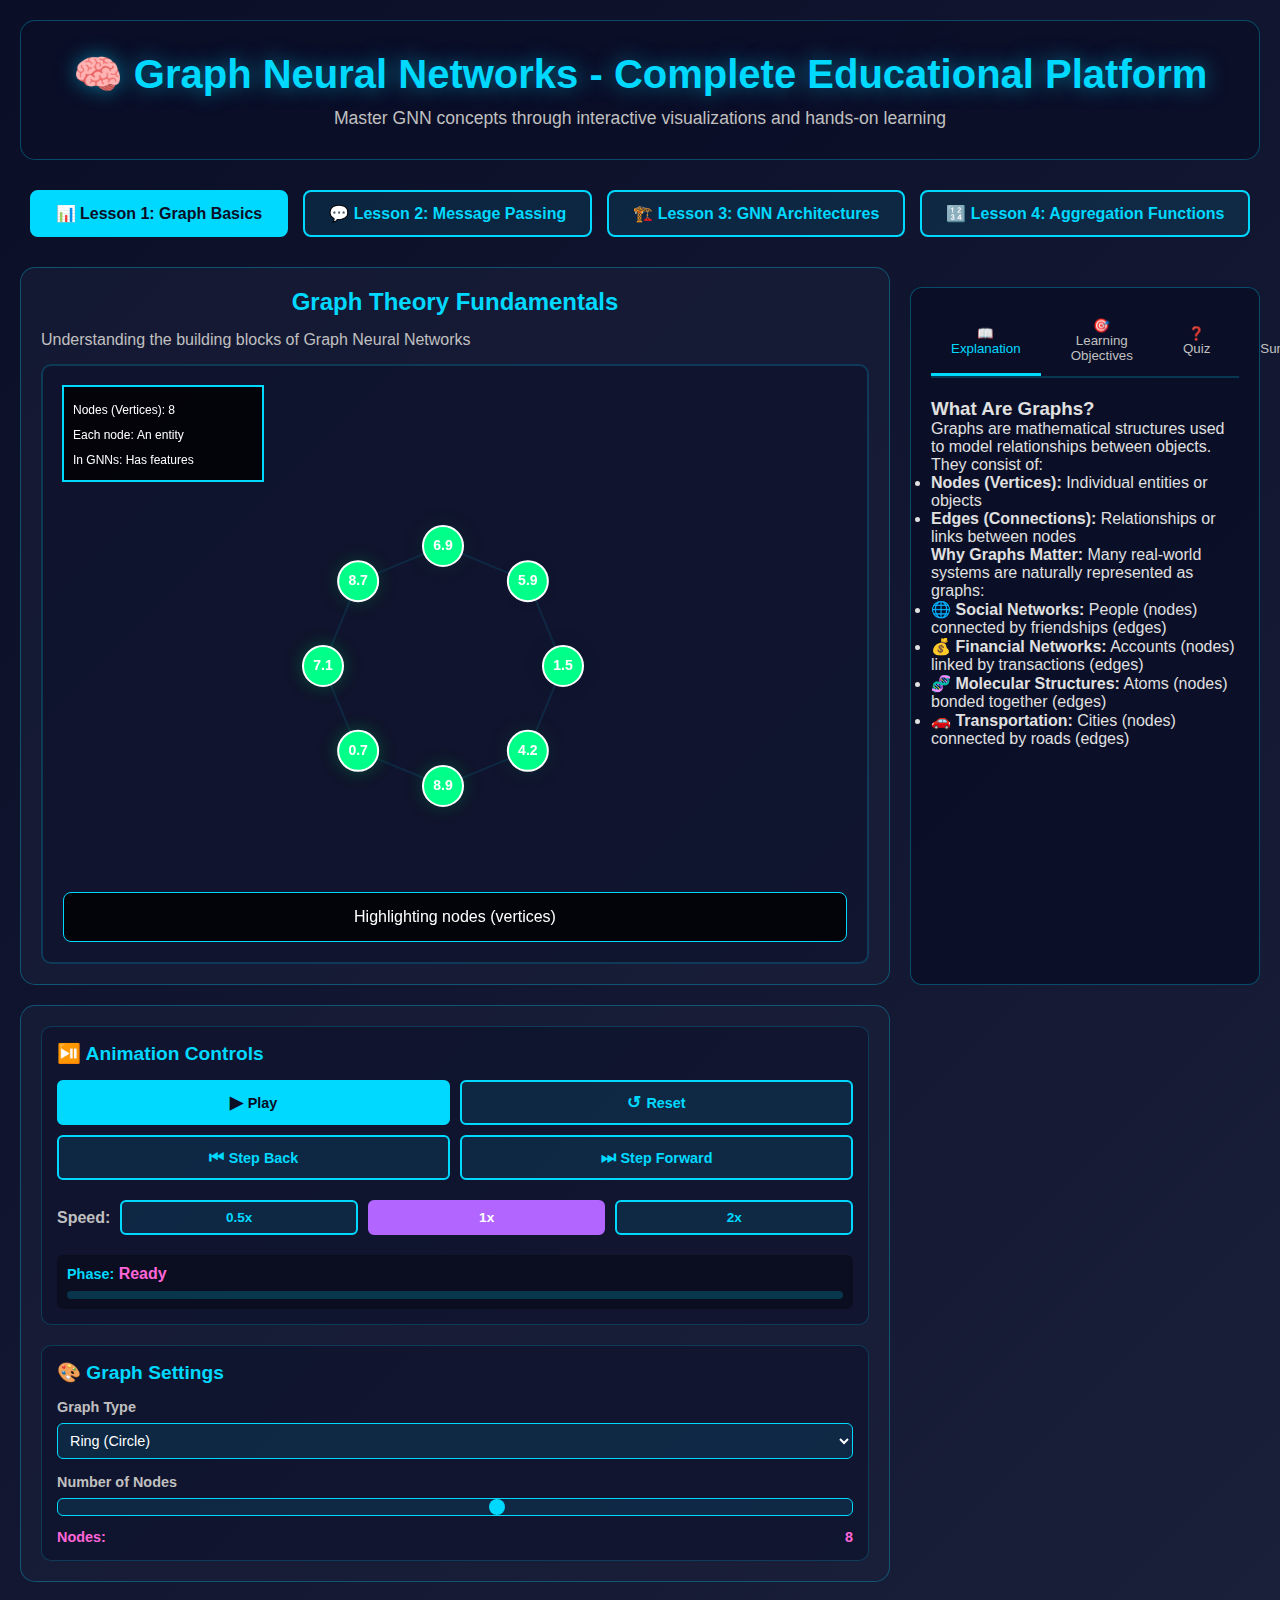
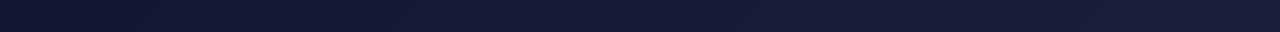
<file: gnn_educational.html>
<!DOCTYPE html>
<html lang="en">
<head>
    <meta charset="UTF-8">
    <meta charset="UTF-8">
    <meta name="viewport" content="width=device-width, initial-scale=1.0">
    <title>GNN Educational Interface - Complete Learning Platform</title>
    <link rel="stylesheet" href="css/styles.css">
    <style>
        /* Additional educational styles */
        .educational-panel {
            background: rgba(10, 14, 39, 0.9);
            border: 1px solid rgba(0, 217, 255, 0.3);
            border-radius: 12px;
            padding: 20px;
            margin-top: 20px;
        }

        .learning-objectives {
            background: rgba(0, 217, 255, 0.1);
            padding: 15px;
            border-left: 4px solid #00d9ff;
            margin: 15px 0;
        }

        .learning-objectives h4 {
            color: #00d9ff;
            margin-bottom: 10px;
        }

        .learning-objectives ul {
            list-style: none;
            padding-left: 0;
        }

        .learning-objectives li:before {
            content: "✓ ";
            color: #00ff88;
            font-weight: bold;
            margin-right: 8px;
        }

        .phase-explanation {
            background: rgba(179, 102, 255, 0.1);
            padding: 15px;
            border-radius: 8px;
            margin: 15px 0;
        }

        .phase-explanation h4 {
            color: #b366ff;
            margin-bottom: 10px;
        }

        .real-world-example {
            background: rgba(255, 102, 217, 0.1);
            padding: 15px;
            border-radius: 8px;
            margin: 15px 0;
            border-left: 4px solid #ff66d9;
        }

        .real-world-example h4 {
            color: #ff66d9;
            margin-bottom: 10px;
        }

        .formula-box {
            background: rgba(0, 0, 0, 0.3);
            padding: 15px;
            border-radius: 8px;
            margin: 15px 0;
            font-family: 'Courier New', monospace;
            text-align: center;
        }

        .formula {
            font-size: 18px;
            color: #00d9ff;
            margin-bottom: 10px;
        }

        .formula-explanation {
            font-size: 14px;
            color: #c0c0c0;
        }

        .quiz-section {
            background: rgba(255, 136, 0, 0.1);
            padding: 20px;
            border-radius: 8px;
            margin: 20px 0;
        }

        .quiz-question {
            margin-bottom: 20px;
        }

        .quiz-options {
            list-style: none;
            padding: 0;
        }

        .quiz-option {
            background: rgba(0, 217, 255, 0.1);
            padding: 10px;
            margin: 5px 0;
            border-radius: 5px;
            cursor: pointer;
            transition: all 0.3s;
        }

        .quiz-option:hover {
            background: rgba(0, 217, 255, 0.2);
            transform: translateX(5px);
        }

        .quiz-option.correct {
            background: rgba(0, 255, 136, 0.2);
            border-left: 4px solid #00ff88;
        }

        .quiz-option.incorrect {
            background: rgba(255, 68, 68, 0.2);
            border-left: 4px solid #ff4444;
        }

        .summary-box {
            background: linear-gradient(135deg, rgba(0, 217, 255, 0.1), rgba(179, 102, 255, 0.1));
            padding: 20px;
            border-radius: 12px;
            margin: 20px 0;
            border: 2px solid rgba(0, 217, 255, 0.3);
        }

        .summary-box h3 {
            color: #00d9ff;
            margin-bottom: 15px;
        }

        .key-points {
            list-style: none;
            padding: 0;
        }

        .key-points li {
            padding: 8px 0;
            border-bottom: 1px solid rgba(0, 217, 255, 0.1);
        }

        .key-points li:last-child {
            border-bottom: none;
        }

        .tooltip {
            position: relative;
            display: inline-block;
            border-bottom: 1px dotted #00d9ff;
            cursor: help;
        }

        .tooltip .tooltiptext {
            visibility: hidden;
            width: 250px;
            background-color: rgba(10, 14, 39, 0.95);
            color: #e0e0e0;
            text-align: left;
            border-radius: 6px;
            padding: 10px;
            position: absolute;
            z-index: 1;
            bottom: 125%;
            left: 50%;
            margin-left: -125px;
            border: 1px solid #00d9ff;
            font-size: 14px;
        }

        .tooltip:hover .tooltiptext {
            visibility: visible;
        }

        .lesson-progress {
            display: flex;
            justify-content: space-between;
            margin: 20px 0;
            padding: 15px;
            background: rgba(0, 217, 255, 0.05);
            border-radius: 8px;
        }

        .progress-step {
            flex: 1;
            text-align: center;
            padding: 10px;
            position: relative;
        }

        .progress-step.completed {
            color: #00ff88;
        }

        .progress-step.active {
            color: #00d9ff;
            font-weight: bold;
        }

        .progress-step:not(:last-child):after {
            content: "→";
            position: absolute;
            right: -10px;
            color: #c0c0c0;
        }

        .architecture-selector {
            display: flex;
            gap: 10px;
            margin: 15px 0;
        }

        .architecture-btn {
            flex: 1;
            padding: 10px;
            background: rgba(0, 217, 255, 0.1);
            border: 1px solid rgba(0, 217, 255, 0.3);
            border-radius: 8px;
            color: #00d9ff;
            cursor: pointer;
            transition: all 0.3s;
        }

        .architecture-btn:hover {
            background: rgba(0, 217, 255, 0.2);
        }

        .architecture-btn.active {
            background: rgba(0, 217, 255, 0.3);
            border-color: #00d9ff;
            font-weight: bold;
        }

        .aggregation-selector {
            display: flex;
            gap: 10px;
            margin: 15px 0;
        }

        .aggregation-btn {
            flex: 1;
            padding: 10px;
            background: rgba(179, 102, 255, 0.1);
            border: 1px solid rgba(179, 102, 255, 0.3);
            border-radius: 8px;
            color: #b366ff;
            cursor: pointer;
            transition: all 0.3s;
        }

        .aggregation-btn:hover {
            background: rgba(179, 102, 255, 0.2);
        }

        .aggregation-btn.active {
            background: rgba(179, 102, 255, 0.3);
            border-color: #b366ff;
            font-weight: bold;
        }

        .content-tabs {
            display: flex;
            gap: 10px;
            margin-bottom: 20px;
            border-bottom: 2px solid rgba(0, 217, 255, 0.2);
        }

        .content-tab {
            padding: 10px 20px;
            background: transparent;
            border: none;
            color: #c0c0c0;
            cursor: pointer;
            border-bottom: 3px solid transparent;
            transition: all 0.3s;
        }

        .content-tab:hover {
            color: #00d9ff;
        }

        .content-tab.active {
            color: #00d9ff;
            border-bottom-color: #00d9ff;
        }

        .tab-content {
            display: none;
        }

        .tab-content.active {
            display: block;
        }
    </style>
</head>
<body>
    <div class="container">
        <!-- Header -->
        <header class="header">
            <h1>🧠 Graph Neural Networks - Complete Educational Platform</h1>
            <p>Master GNN concepts through interactive visualizations and hands-on learning</p>
        </header>

        <!-- Lesson Selector -->
        <div class="lesson-selector">
            <button class="lesson-btn active" data-lesson="1">
                📊 Lesson 1: Graph Basics
            </button>
            <button class="lesson-btn" data-lesson="2">
                💬 Lesson 2: Message Passing
            </button>
            <button class="lesson-btn" data-lesson="3">
                🏗️ Lesson 3: GNN Architectures
            </button>
            <button class="lesson-btn" data-lesson="4">
                🔢 Lesson 4: Aggregation Functions
            </button>
        </div>

        <!-- Main Content -->
        <div class="main-content">
            <!-- Canvas Section -->
            <div class="canvas-section">
                <h2 id="lessonTitle">Lesson 1: Graph Theory Fundamentals</h2>
                <p id="lessonSubtitle" style="color: #c0c0c0; margin-bottom: 15px;">Understanding the building blocks of Graph Neural Networks</p>
                
                <div class="canvas-container">
                    <canvas id="canvas"></canvas>
                    <div class="canvas-overlay">
                        <p id="animationDescription">Click Play to start the animation</p>
                    </div>
                </div>
            </div>

            <!-- Educational Content Panel -->
            <div class="educational-panel">
                <!-- Content Tabs -->
                <div class="content-tabs">
                    <button class="content-tab active" data-tab="explanation">📖 Explanation</button>
                    <button class="content-tab" data-tab="objectives">🎯 Learning Objectives</button>
                    <button class="content-tab" data-tab="quiz">❓ Quiz</button>
                    <button class="content-tab" data-tab="summary">📝 Summary</button>
                </div>

                <!-- Tab Contents -->
                <div id="explanationTab" class="tab-content active">
                    <div id="phaseExplanation">
                        <!-- Dynamic content loaded here -->
                    </div>
                </div>

                <div id="objectivesTab" class="tab-content">
                    <div id="learningObjectives">
                        <!-- Dynamic content loaded here -->
                    </div>
                </div>

                <div id="quizTab" class="tab-content">
                    <div id="quizContent">
                        <!-- Dynamic content loaded here -->
                    </div>
                </div>

                <div id="summaryTab" class="tab-content">
                    <div id="summaryContent">
                        <!-- Dynamic content loaded here -->
                    </div>
                </div>
            </div>

            <!-- Controls Panel -->
            <aside class="controls-panel">
                <!-- Animation Controls -->
                <div class="control-section">
                    <h3>⏯️ Animation Controls</h3>
                    <div class="animation-controls">
                        <div class="control-row">
                            <button id="playPauseBtn" class="btn btn-primary">
                                <span class="icon">▶</span> Play
                            </button>
                            <button id="resetBtn" class="btn">
                                <span class="icon">↺</span> Reset
                            </button>
                        </div>
                        <div class="control-row">
                            <button id="prevStepBtn" class="btn">
                                <span class="icon">⏮</span> Step Back
                            </button>
                            <button id="nextStepBtn" class="btn">
                                <span class="icon">⏭</span> Step Forward
                            </button>
                        </div>
                        <div class="speed-controls mt-10">
                            <label>Speed:</label>
                            <button class="btn btn-small speed-btn" data-speed="0.5">0.5x</button>
                            <button class="btn btn-small speed-btn active" data-speed="1.0">1x</button>
                            <button class="btn btn-small speed-btn" data-speed="2.0">2x</button>
                        </div>
                        <div class="phase-indicator mt-10">
                            <strong>Phase:</strong> <span id="currentPhase">Ready</span>
                            <div class="phase-progress-bar">
                                <div class="phase-progress-fill" id="phaseProgress"></div>
                            </div>
                        </div>
                    </div>
                </div>

                <!-- Graph Controls (Lesson 1 & 2) -->
                <div class="control-section" id="graphControls">
                    <h3>🎨 Graph Settings</h3>
                    <div class="graph-controls">
                        <div class="control-group">
                            <label for="graphType">Graph Type</label>
                            <select id="graphType">
                                <option value="ring">Ring (Circle)</option>
                                <option value="star">Star (Hub)</option>
                                <option value="complete">Complete (All Connected)</option>
                                <option value="random">Random</option>
                            </select>
                        </div>
                        <div class="control-group">
                            <label for="nodeCountSlider">Number of Nodes</label>
                            <input type="range" id="nodeCountSlider" min="3" max="12" value="8" step="1">
                            <div class="slider-value">
                                <span>Nodes:</span>
                                <span id="nodeCountValue">8</span>
                            </div>
                        </div>
                    </div>
                </div>

                <!-- Architecture Selector (Lesson 3) -->
                <div class="control-section" id="architectureControls" style="display: none;">
                    <h3>🏗️ Architecture</h3>
                    <div class="architecture-selector">
                        <button class="architecture-btn active" data-arch="GCN">GCN</button>
                        <button class="architecture-btn" data-arch="GraphSAGE">GraphSAGE</button>
                        <button class="architecture-btn" data-arch="GAT">GAT</button>
                    </div>
                </div>

                <!-- Aggregation Selector (Lesson 4) -->
                <div class="control-section" id="aggregationControls" style="display: none;">
                    <h3>🔢 Aggregation Function</h3>
                    <div class="aggregation-selector">
                        <button class="aggregation-btn active" data-agg="mean">MEAN</button>
                        <button class="aggregation-btn" data-agg="sum">SUM</button>
                        <button class="aggregation-btn" data-agg="max">MAX</button>
                    </div>
                </div>
            </aside>
        </div>
    </div>

    <!-- Load modules -->
    <script type="module" src="js/main.js"></script>
</body>
</html>
</file>
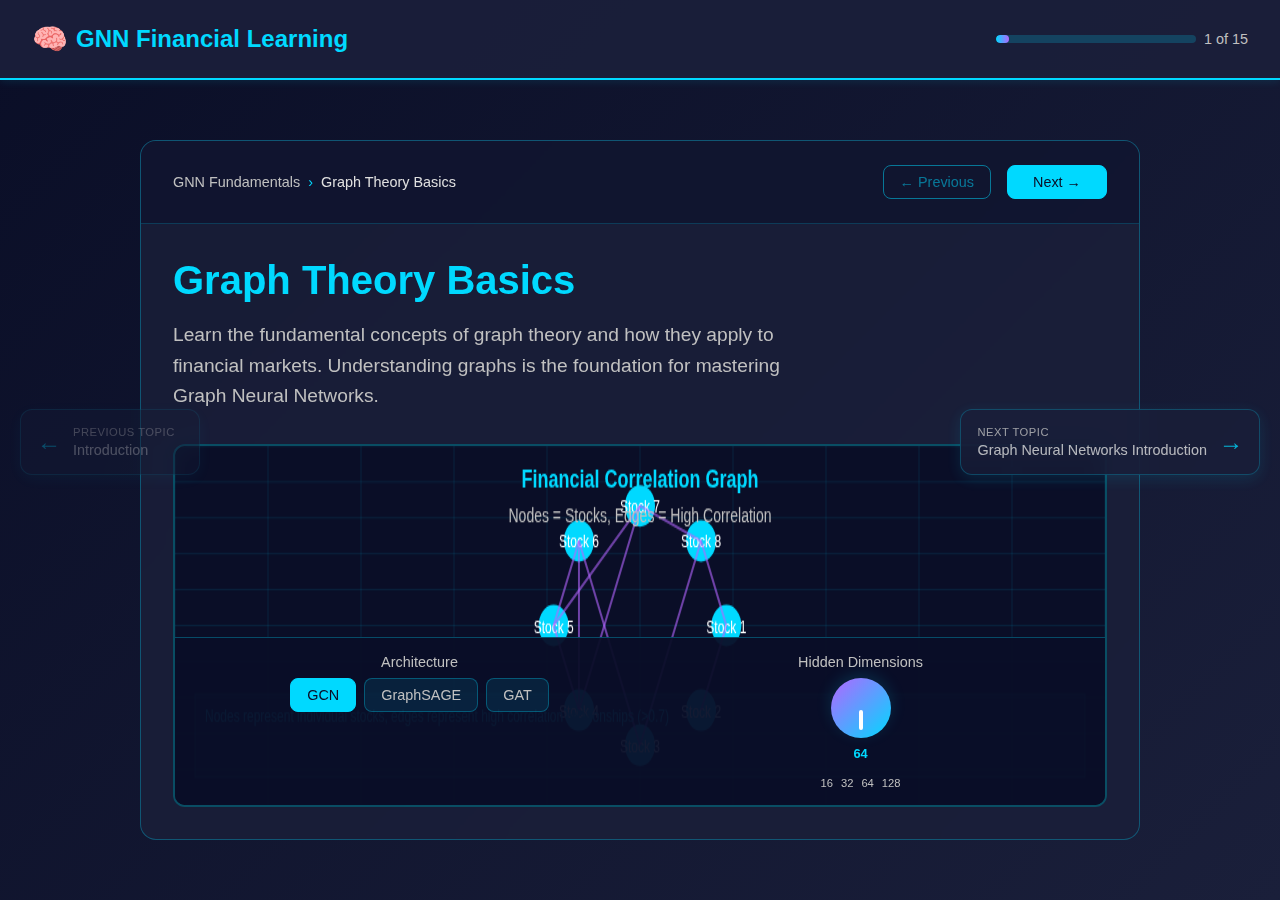
<file: gnn_educational_interface.html>
<!DOCTYPE html>
<html lang="en">
<head>
    <meta charset="UTF-8">
    <meta name="viewport" content="width=device-width, initial-scale=1.0">
    <title>Graph Neural Networks for Financial Pattern Detection</title>
    <style>
        * {
            margin: 0;
            padding: 0;
            box-sizing: border-box;
        }

        :root {
            --color-primary: #00d9ff;
            --color-secondary: #b366ff;
            --color-accent: #ff66d9;
            --color-dark: #0a0e27;
            --color-dark-medium: #1a1f3a;
            --color-text-primary: #e0e0e0;
            --color-text-secondary: #c0c0c0;
            --color-text-white: #ffffff;
            --shadow-light: 0 2px 8px rgba(0, 217, 255, 0.1);
            --shadow-medium: 0 4px 16px rgba(0, 217, 255, 0.15);
            --shadow-heavy: 0 8px 32px rgba(0, 217, 255, 0.2);
            --transition-smooth: all 0.3s ease;
            --border-radius-sm: 8px;
            --border-radius-md: 12px;
            --border-radius-lg: 16px;
        }

        body {
            font-family: 'Segoe UI', Tahoma, Geneva, Verdana, sans-serif;
            background: linear-gradient(135deg, var(--color-dark) 0%, var(--color-dark-medium) 100%);
            color: var(--color-text-primary);
            overflow-x: hidden;
            height: 100vh;
        }

        .app-container {
            display: flex;
            flex-direction: column;
            height: 100vh;
            max-height: 100vh;
        }

        /* Header */
        .global-header {
            position: sticky;
            top: 0;
            height: 80px;
            background: rgba(26, 31, 58, 0.95);
            border-bottom: 2px solid var(--color-primary);
            box-shadow: var(--shadow-light);
            z-index: 1000;
            display: flex;
            align-items: center;
            padding: 0 2rem;
        }

        .logo {
            font-size: 1.5rem;
            font-weight: 700;
            color: var(--color-primary);
            display: flex;
            align-items: center;
            gap: 0.5rem;
        }

        .logo::before {
            content: "🧠";
            font-size: 1.8rem;
        }

        .progress-section {
            margin-left: auto;
            display: flex;
            align-items: center;
            gap: 1rem;
        }

        .progress-bar-container {
            display: flex;
            align-items: center;
            gap: 0.5rem;
        }

        .progress-bar {
            width: 200px;
            height: 8px;
            background: rgba(0, 217, 255, 0.2);
            border-radius: var(--border-radius-sm);
            overflow: hidden;
        }

        .progress-fill {
            height: 100%;
            background: linear-gradient(90deg, var(--color-primary) 0%, var(--color-secondary) 100%);
            border-radius: var(--border-radius-sm);
            transition: width 0.3s ease;
            width: 9%;
        }

        .progress-text {
            font-size: 0.9rem;
            color: var(--color-text-secondary);
            font-weight: 500;
        }

        /* Main Content Area */
        .main-content {
            flex: 1;
            display: flex;
            align-items: center;
            justify-content: center;
            padding: 2rem;
            overflow: hidden;
        }

        .learning-card {
            background: rgba(26, 31, 58, 0.8);
            border: 1px solid rgba(0, 217, 255, 0.3);
            border-radius: var(--border-radius-lg);
            width: 100%;
            max-width: 1000px;
            height: min(80vh, 700px);
            display: flex;
            flex-direction: column;
            position: relative;
            overflow: hidden;
            backdrop-filter: blur(10px);
        }

        .card-header {
            padding: 1.5rem 2rem;
            border-bottom: 1px solid rgba(0, 217, 255, 0.2);
            display: flex;
            justify-content: space-between;
            align-items: center;
            background: rgba(10, 14, 39, 0.5);
        }

        .breadcrumb {
            display: flex;
            align-items: center;
            gap: 0.5rem;
            font-size: 0.9rem;
            color: var(--color-text-secondary);
        }

        .breadcrumb-item {
            cursor: pointer;
            transition: var(--transition-smooth);
        }

        .breadcrumb-item:hover {
            color: var(--color-primary);
        }

        .breadcrumb-item.current {
            color: var(--color-text-primary);
            font-weight: 500;
        }

        .breadcrumb-separator {
            color: var(--color-primary);
        }

        .card-controls {
            display: flex;
            gap: 1rem;
        }

        .nav-button {
            padding: 0.5rem 1rem;
            border: 1px solid var(--color-primary);
            background: transparent;
            color: var(--color-primary);
            border-radius: var(--border-radius-sm);
            font-size: 0.9rem;
            font-weight: 500;
            cursor: pointer;
            transition: var(--transition-smooth);
            min-width: 100px;
        }

        .nav-button:hover:not(:disabled) {
            background: var(--color-primary);
            color: var(--color-dark);
            transform: translateY(-1px);
            box-shadow: var(--shadow-light);
        }

        .nav-button:disabled {
            opacity: 0.5;
            cursor: not-allowed;
        }

        .nav-button.primary {
            background: var(--color-primary);
            color: var(--color-dark);
        }

        .nav-button.primary:hover {
            background: var(--color-secondary);
            border-color: var(--color-secondary);
        }

        .card-content {
            flex: 1;
            overflow: hidden;
            display: flex;
            flex-direction: column;
        }

        .content-stage {
            flex: 1;
            padding: 2rem;
            overflow-y: auto;
            scrollbar-width: none;
            -ms-overflow-style: none;
        }

        .content-stage::-webkit-scrollbar {
            display: none;
        }

        .concept-intro {
            height: 100%;
            display: flex;
            flex-direction: column;
        }

        .concept-title {
            font-size: 2.5rem;
            font-weight: 700;
            color: var(--color-primary);
            margin-bottom: 1rem;
            line-height: 1.2;
        }

        .concept-description {
            font-size: 1.2rem;
            color: var(--color-text-secondary);
            margin-bottom: 2rem;
            max-width: 60ch;
            line-height: 1.6;
        }

        .interactive-demo {
            flex: 1;
            background: rgba(0, 0, 0, 0.4);
            border-radius: var(--border-radius-md);
            border: 2px solid rgba(0, 217, 255, 0.3);
            display: flex;
            align-items: center;
            justify-content: center;
            position: relative;
            overflow: hidden;
            min-height: 300px;
        }

        .demo-canvas {
            width: 100%;
            height: 100%;
            border-radius: var(--border-radius-md);
        }

        /* Control Panel */
        .control-panel {
            position: absolute;
            bottom: 0;
            left: 0;
            right: 0;
            background: rgba(10, 14, 39, 0.95);
            padding: 1rem 2rem;
            border-top: 1px solid rgba(0, 217, 255, 0.3);
        }

        .control-grid {
            display: grid;
            grid-template-columns: repeat(auto-fit, minmax(200px, 1fr));
            gap: 1rem;
        }

        .control-item {
            display: flex;
            flex-direction: column;
            align-items: center;
            gap: 0.5rem;
        }

        .control-label {
            font-size: 0.9rem;
            color: var(--color-text-secondary);
            font-weight: 500;
        }

        .knob {
            width: 60px;
            height: 60px;
            border-radius: 50%;
            background: linear-gradient(135deg, var(--color-primary) 0%, var(--color-secondary) 100%);
            cursor: pointer;
            position: relative;
            transition: var(--transition-smooth);
            box-shadow: var(--shadow-medium);
        }

        .knob:hover {
            transform: scale(1.1);
            box-shadow: var(--shadow-heavy);
        }

        .knob::after {
            content: '';
            position: absolute;
            top: 8px;
            left: 50%;
            transform: translateX(-50%);
            width: 4px;
            height: 20px;
            background: var(--color-text-white);
            border-radius: 2px;
        }

        .knob-value {
            font-size: 0.8rem;
            color: var(--color-primary);
            font-weight: 600;
        }

        .slider {
            width: 100%;
            height: 6px;
            border-radius: 3px;
            background: rgba(0, 217, 255, 0.2);
            outline: none;
            -webkit-appearance: none;
            cursor: pointer;
        }

        .slider::-webkit-slider-thumb {
            -webkit-appearance: none;
            appearance: none;
            width: 18px;
            height: 18px;
            border-radius: 50%;
            background: var(--color-primary);
            cursor: pointer;
            box-shadow: 0 0 10px rgba(0, 217, 255, 0.5);
        }

        .slider::-moz-range-thumb {
            width: 18px;
            height: 18px;
            border-radius: 50%;
            background: var(--color-primary);
            cursor: pointer;
            box-shadow: 0 0 10px rgba(0, 217, 255, 0.5);
            border: none;
        }

        .slider-value {
            font-size: 0.9rem;
            color: var(--color-primary);
            font-weight: 600;
            margin-top: 0.25rem;
        }

        .architecture-tabs {
            display: flex;
            gap: 0.5rem;
            margin-bottom: 1rem;
        }

        .arch-tab {
            padding: 0.5rem 1rem;
            background: rgba(0, 217, 255, 0.1);
            border: 1px solid rgba(0, 217, 255, 0.3);
            border-radius: var(--border-radius-sm);
            cursor: pointer;
            transition: var(--transition-smooth);
            font-size: 0.9rem;
            color: var(--color-text-secondary);
        }

        .arch-tab:hover {
            background: rgba(0, 217, 255, 0.2);
        }

        .arch-tab.active {
            background: var(--color-primary);
            color: var(--color-dark);
            border-color: var(--color-primary);
        }

        .stats-grid {
            display: grid;
            grid-template-columns: repeat(auto-fit, minmax(150px, 1fr));
            gap: 1rem;
            margin-top: 1rem;
        }

        .stat-item {
            padding: 1rem;
            background: rgba(0, 0, 0, 0.3);
            border-radius: var(--border-radius-sm);
            border: 1px solid rgba(0, 217, 255, 0.2);
            text-align: center;
        }

        .stat-label {
            font-size: 0.8rem;
            color: var(--color-text-secondary);
            margin-bottom: 0.5rem;
        }

        .stat-value {
            font-size: 1.2rem;
            color: var(--color-primary);
            font-weight: 700;
        }

        .info-box {
            padding: 1rem;
            margin: 1rem 0;
            border-radius: var(--border-radius-sm);
            border-left: 4px solid;
        }

        .info-box.insight {
            background: rgba(0, 217, 255, 0.1);
            border-color: var(--color-primary);
        }

        .info-box.try-this {
            background: rgba(179, 102, 255, 0.1);
            border-color: var(--color-secondary);
        }

        .info-box.intuition {
            background: rgba(255, 102, 217, 0.1);
            border-color: var(--color-accent);
        }

        /* Floating Navigation */
        .floating-nav {
            position: fixed;
            top: 50%;
            transform: translateY(-50%);
            z-index: 100;
            pointer-events: none;
        }

        .floating-nav.prev-card {
            left: 20px;
        }

        .floating-nav.next-card {
            right: 20px;
        }

        .nav-card {
            background: rgba(26, 31, 58, 0.9);
            border: 1px solid rgba(0, 217, 255, 0.3);
            border-radius: var(--border-radius-md);
            box-shadow: var(--shadow-medium);
            margin-bottom: 1rem;
            cursor: pointer;
            transition: var(--transition-smooth);
            opacity: 0.8;
            pointer-events: all;
            min-width: 180px;
            backdrop-filter: blur(10px);
        }

        .nav-card:hover {
            transform: scale(1.05);
            opacity: 1;
            box-shadow: var(--shadow-heavy);
        }

        .nav-card.disabled {
            opacity: 0.3;
            cursor: not-allowed;
        }

        .nav-card-content {
            display: flex;
            align-items: center;
            padding: 1rem;
            gap: 0.75rem;
        }

        .nav-icon {
            font-size: 1.5rem;
            color: var(--color-primary);
        }

        .nav-info {
            flex: 1;
        }

        .nav-title {
            font-size: 0.7rem;
            color: var(--color-text-secondary);
            text-transform: uppercase;
            letter-spacing: 0.5px;
            margin-bottom: 0.25rem;
        }

        .nav-name {
            font-size: 0.9rem;
            font-weight: 500;
            color: var(--color-text-primary);
        }

        /* Animations */
        @keyframes slideInRight {
            from {
                transform: translateX(100%);
                opacity: 0;
            }
            to {
                transform: translateX(0);
                opacity: 1;
            }
        }

        @keyframes slideInLeft {
            from {
                transform: translateX(-100%);
                opacity: 0;
            }
            to {
                transform: translateX(0);
                opacity: 1;
            }
        }

        .card-transition-enter {
            animation: slideInRight 0.5s ease;
        }

        .card-transition-exit {
            animation: slideInLeft 0.5s ease;
        }

        /* Math Display */
        .math {
            font-family: 'Courier New', monospace;
            background: rgba(0, 0, 0, 0.4);
            padding: 0.5rem;
            border-radius: var(--border-radius-sm);
            display: inline-block;
            color: var(--color-primary);
            margin: 0.5rem 0;
        }

        /* Responsive Design */
        @media (max-width: 768px) {
            .global-header {
                padding: 0 1rem;
                height: 60px;
            }

            .logo {
                font-size: 1.2rem;
            }

            .progress-section {
                gap: 0.5rem;
            }

            .progress-bar {
                width: 120px;
            }

            .main-content {
                padding: 1rem;
            }

            .learning-card {
                height: calc(100vh - 60px - 2rem);
            }

            .card-header {
                padding: 1rem;
                flex-direction: column;
                gap: 1rem;
            }

            .breadcrumb {
                display: none;
            }

            .card-controls {
                width: 100%;
                justify-content: space-between;
            }

            .concept-title {
                font-size: 1.8rem;
            }

            .concept-description {
                font-size: 1rem;
            }

            .control-grid {
                grid-template-columns: 1fr 1fr;
                gap: 0.75rem;
            }

            .floating-nav {
                display: none;
            }
        }

        /* Loading and Success States */
        .loading {
            display: flex;
            align-items: center;
            justify-content: center;
            height: 200px;
            color: var(--color-text-secondary);
        }

        .loading::after {
            content: '';
            width: 20px;
            height: 20px;
            border: 2px solid var(--color-primary);
            border-top: 2px solid transparent;
            border-radius: 50%;
            animation: spin 1s linear infinite;
            margin-left: 1rem;
        }

        @keyframes spin {
            0% { transform: rotate(0deg); }
            100% { transform: rotate(360deg); }
        }

        .success-checkmark {
            color: #10b981;
            font-size: 1.2rem;
            margin-left: 0.5rem;
        }
    </style>
</head>
<body>
    <div class="app-container">
        <!-- Header -->
        <header class="global-header">
            <div class="logo">GNN Financial Learning</div>
            <div class="progress-section">
                <div class="progress-bar-container">
                    <div class="progress-bar">
                        <div class="progress-fill" id="progressFill"></div>
                    </div>
                    <span class="progress-text" id="progressText">1 of 11</span>
                </div>
            </div>
        </header>

        <!-- Main Content -->
        <main class="main-content">
            <div class="learning-card" id="learningCard">
                <!-- Card Header -->
                <div class="card-header">
                    <div class="breadcrumb" id="breadcrumb">
                        <span class="breadcrumb-item">GNN Fundamentals</span>
                        <span class="breadcrumb-separator">›</span>
                        <span class="breadcrumb-item current" id="currentSection">Graph Theory Basics</span>
                    </div>
                    <div class="card-controls">
                        <button class="nav-button" id="prevButton" disabled>← Previous</button>
                        <button class="nav-button primary" id="nextButton">Next →</button>
                    </div>
                </div>

                <!-- Card Content -->
                <div class="card-content">
                    <div class="content-stage" id="contentStage">
                        <div class="concept-intro">
                            <h1 class="concept-title" id="conceptTitle">Graph Theory Basics</h1>
                            <p class="concept-description" id="conceptDescription">
                                Learn the fundamental concepts of graph theory and how they apply to financial markets.
                                Understanding graphs is the foundation for mastering Graph Neural Networks.
                            </p>
                            
                            <!-- Interactive Demo Area -->
                            <div class="interactive-demo" id="interactiveDemo">
                                <canvas class="demo-canvas" id="demoCanvas"></canvas>
                                
                                <!-- Control Panel -->
                                <div class="control-panel" id="controlPanel">
                                    <div class="control-grid" id="controlGrid">
                                        <!-- Dynamic controls will be inserted here -->
                                    </div>
                                </div>
                            </div>
                        </div>
                    </div>
                </div>
            </div>
        </main>

        <!-- Floating Navigation -->
        <aside class="floating-nav prev-card" id="floatingPrev">
            <div class="nav-card disabled">
                <div class="nav-card-content">
                    <div class="nav-icon">←</div>
                    <div class="nav-info">
                        <div class="nav-title">Previous Topic</div>
                        <div class="nav-name">Introduction</div>
                    </div>
                </div>
            </div>
        </aside>

        <aside class="floating-nav next-card" id="floatingNext">
            <div class="nav-card">
                <div class="nav-card-content">
                    <div class="nav-info">
                        <div class="nav-title">Next Topic</div>
                        <div class="nav-name" id="nextTopicName">GNN Introduction</div>
                    </div>
                    <div class="nav-icon">→</div>
                </div>
            </div>
        </aside>
    </div>

    <script>
        // ===== GLOBAL STATE =====
        let currentSectionIndex = 0;
        let isTransitioning = false;
        
        // GNN Parameters State
        let gnnParameters = {
            architecture: 'GCN',
            hiddenDimensions: 64,
            layerDepth: 3,
            dropoutRate: 0.3,
            learningRate: 0.01,
            batchSize: 64,
            aggregation: 'mean',
            // Advanced feature parameters
            explanationMethod: 'attention',
            taskCombination: 'expansion+retracement',
            metricsType: 'f1-precision-recall',
            visualizationMode: 'real-time',
            exportFormat: 'json',
            exportOptions: {},
            modelType: 'pretrained'
        };

        // Section Data
        const sections = [
            {
                id: 'graph-theory',
                title: 'Graph Theory Basics',
                description: 'Learn the fundamental concepts of graph theory and how they apply to financial markets. Understanding graphs is the foundation for mastering Graph Neural Networks.',
                controls: ['architecture', 'hiddenDimensions'],
                demo: 'graphConstruction'
            },
            {
                id: 'gnn-intro',
                title: 'Graph Neural Networks Introduction',
                description: 'Understand the message passing framework and how GNNs update node embeddings through neighborhood aggregation.',
                controls: ['architecture', 'hiddenDimensions', 'layerDepth'],
                demo: 'messagePassing'
            },
            {
                id: 'gcn',
                title: 'Graph Convolutional Networks (GCN)',
                description: 'Explore spectral graph theory and how GCNs perform convolutions on graphs using the graph Laplacian.',
                controls: ['architecture', 'hiddenDimensions', 'layerDepth', 'aggregation'],
                demo: 'gcnDemo'
            },
            {
                id: 'graphsage',
                title: 'GraphSAGE',
                description: 'Learn about inductive learning on graphs and how GraphSAGE handles unseen nodes through sampling and aggregation.',
                controls: ['architecture', 'hiddenDimensions', 'aggregation'],
                demo: 'graphsageDemo'
            },
            {
                id: 'gat',
                title: 'Graph Attention Networks (GAT)',
                description: 'Discover attention mechanisms on graphs and how GATs learn to focus on the most important neighbors.',
                controls: ['architecture', 'hiddenDimensions', 'layerDepth'],
                demo: 'gatDemo'
            },
            {
                id: 'financial-graphs',
                title: 'Financial Time Series Graphs',
                description: 'Build temporal graphs from financial data and learn how GNNs model time-evolving market relationships.',
                controls: ['architecture', 'layerDepth', 'dropoutRate'],
                demo: 'financialGraphs'
            },
            {
                id: 'pattern-detection',
                title: 'Pattern Detection with GNNs',
                description: 'Detect financial patterns like expansion, consolidation, retracement, and reversal using Graph Neural Networks.',
                controls: ['architecture', 'hiddenDimensions', 'learningRate'],
                demo: 'patternDetection'
            },
            {
                id: 'parameter-efficiency',
                title: 'Parameter Efficiency vs CNNs',
                description: 'Compare GNN parameter efficiency with traditional CNNs and understand the advantages for financial applications.',
                controls: ['architecture', 'hiddenDimensions', 'batchSize'],
                demo: 'parameterEfficiency'
            },
            {
                id: 'graphcl',
                title: 'Self-Supervised Learning (GraphCL)',
                description: 'Learn how GraphCL uses contrastive learning to pre-train GNNs on unlabeled financial graph data with graph augmentation.',
                controls: ['architecture', 'learningRate', 'batchSize'],
                demo: 'graphclDemo'
            },
            {
                id: 'explainability',
                title: 'GNN Explainability Framework',
                description: 'Understand how to interpret GNN decisions using attention heatmaps, SubgraphX, SHAP values, and PGExplainer.',
                controls: ['architecture', 'hiddenDimensions', 'explanationMethod'],
                demo: 'explainabilityDemo'
            },
            {
                id: 'multi-task',
                title: 'Multi-Task Learning for Patterns',
                description: 'Learn to detect multiple financial pattern combinations using shared encoders and task-specific heads.',
                controls: ['architecture', 'hiddenDimensions', 'taskCombination'],
                demo: 'multiTaskDemo'
            },
            {
                id: 'evaluation',
                title: 'Evaluation Metrics Dashboard',
                description: 'Monitor model performance with real-time F1 scores, precision, recall, confusion matrices, and learning curves.',
                controls: ['architecture', 'metricsType', 'visualizationMode'],
                demo: 'evaluationDemo'
            },
            {
                id: 'export',
                title: 'Export & Model Management',
                description: 'Export learned configurations, model parameters, learning analytics, and visualization results.',
                controls: ['exportFormat', 'exportOptions', 'modelType'],
                demo: 'exportDemo'
            },
            {
                id: 'ensemble',
                title: 'Ensemble Methods & Stacking',
                description: 'Combine multiple GNN models for robust financial predictions using ensemble techniques.',
                controls: ['architecture', 'layerDepth', 'learningRate'],
                demo: 'ensembleDemo'
            },
            {
                id: 'advanced',
                title: 'Advanced Applications',
                description: 'Explore cutting-edge applications including multi-modal fusion, hierarchical GNNs, and quantum finance.',
                controls: ['architecture', 'hiddenDimensions', 'layerDepth', 'dropoutRate'],
                demo: 'advancedDemo'
            }
        ];

        // ===== NAVIGATION FUNCTIONS =====
        function updateSection() {
            if (isTransitioning) return;
            
            const section = sections[currentSectionIndex];
            
            // Update UI
            document.getElementById('conceptTitle').textContent = section.title;
            document.getElementById('conceptDescription').textContent = section.description;
            document.getElementById('currentSection').textContent = section.title;
            document.getElementById('progressText').textContent = `${currentSectionIndex + 1} of ${sections.length}`;
            
            // Update progress bar
            const progressPercent = ((currentSectionIndex + 1) / sections.length) * 100;
            document.getElementById('progressFill').style.width = `${progressPercent}%`;
            
            // Update navigation buttons
            document.getElementById('prevButton').disabled = currentSectionIndex === 0;
            document.getElementById('nextButton').disabled = currentSectionIndex === sections.length - 1;
            
            // Update floating navigation
            updateFloatingNav();
            
            // Update controls
            updateControls(section.controls);
            
            // Load demo
            loadDemo(section.demo);
            
            // Add transition animation
            const card = document.getElementById('learningCard');
            card.classList.add('card-transition-enter');
            setTimeout(() => {
                card.classList.remove('card-transition-enter');
            }, 500);
        }

        function updateFloatingNav() {
            const prevCard = document.querySelector('#floatingPrev .nav-card');
            const nextCard = document.querySelector('#floatingNext .nav-card');
            const nextTopicName = document.getElementById('nextTopicName');
            
            // Update previous card
            if (currentSectionIndex === 0) {
                prevCard.classList.add('disabled');
            } else {
                prevCard.classList.remove('disabled');
                prevCard.querySelector('.nav-name').textContent = sections[currentSectionIndex - 1].title;
            }
            
            // Update next card
            if (currentSectionIndex === sections.length - 1) {
                nextCard.classList.add('disabled');
                nextTopicName.textContent = 'Complete!';
            } else {
                nextCard.classList.remove('disabled');
                nextTopicName.textContent = sections[currentSectionIndex + 1].title;
            }
        }

        function navigateToSection(direction) {
            if (isTransitioning) return;
            
            isTransitioning = true;
            const newIndex = currentSectionIndex + direction;
            
            if (newIndex >= 0 && newIndex < sections.length) {
                currentSectionIndex = newIndex;
                setTimeout(() => {
                    updateSection();
                    isTransitioning = false;
                }, 250);
            } else {
                isTransitioning = false;
            }
        }

        // ===== CONTROL FUNCTIONS =====
        function updateControls(controlTypes) {
            const controlGrid = document.getElementById('controlGrid');
            controlGrid.innerHTML = '';
            
            controlTypes.forEach(controlType => {
                switch (controlType) {
                    case 'architecture':
                        controlGrid.appendChild(createArchitectureControl());
                        break;
                    case 'hiddenDimensions':
                        controlGrid.appendChild(createHiddenDimensionsControl());
                        break;
                    case 'layerDepth':
                        controlGrid.appendChild(createLayerDepthControl());
                        break;
                    case 'dropoutRate':
                        controlGrid.appendChild(createDropoutRateControl());
                        break;
                    case 'learningRate':
                        controlGrid.appendChild(createLearningRateControl());
                        break;
                    case 'batchSize':
                        controlGrid.appendChild(createBatchSizeControl());
                        break;
                    case 'aggregation':
                        controlGrid.appendChild(createAggregationControl());
                        break;
                    case 'explanationMethod':
                        controlGrid.appendChild(createExplanationMethodControl());
                        break;
                    case 'taskCombination':
                        controlGrid.appendChild(createTaskCombinationControl());
                        break;
                    case 'metricsType':
                        controlGrid.appendChild(createMetricsTypeControl());
                        break;
                    case 'visualizationMode':
                        controlGrid.appendChild(createVisualizationModeControl());
                        break;
                    case 'exportFormat':
                        controlGrid.appendChild(createExportFormatControl());
                        break;
                    case 'exportOptions':
                        controlGrid.appendChild(createExportOptionsControl());
                        break;
                    case 'modelType':
                        controlGrid.appendChild(createModelTypeControl());
                        break;
                }
            });
        }

        function createArchitectureControl() {
            const container = document.createElement('div');
            container.className = 'control-item';
            
            container.innerHTML = `
                <label class="control-label">Architecture</label>
                <div class="architecture-tabs">
                    <div class="arch-tab ${gnnParameters.architecture === 'GCN' ? 'active' : ''}" 
                         onclick="selectArchitecture('GCN')">GCN</div>
                    <div class="arch-tab ${gnnParameters.architecture === 'GraphSAGE' ? 'active' : ''}" 
                         onclick="selectArchitecture('GraphSAGE')">GraphSAGE</div>
                    <div class="arch-tab ${gnnParameters.architecture === 'GAT' ? 'active' : ''}" 
                         onclick="selectArchitecture('GAT')">GAT</div>
                </div>
            `;
            
            return container;
        }

        function createHiddenDimensionsControl() {
            const container = document.createElement('div');
            container.className = 'control-item';
            
            const options = [16, 32, 64, 128];
            const currentValue = gnnParameters.hiddenDimensions;
            const currentIndex = options.indexOf(currentValue);
            
            container.innerHTML = `
                <label class="control-label">Hidden Dimensions</label>
                <div class="knob" style="transform: rotate(${(currentIndex / (options.length - 1)) * 270}deg);"></div>
                <div class="knob-value">${currentValue}</div>
                <div style="display: flex; justify-content: space-between; width: 80px; margin-top: 0.5rem;">
                    ${options.map(opt => `<span style="font-size: 0.7rem; color: var(--color-text-secondary);">${opt}</span>`).join('')}
                </div>
            `;
            
            // Add click handler for cycling through options
            const knob = container.querySelector('.knob');
            knob.addEventListener('click', () => {
                const newIndex = (currentIndex + 1) % options.length;
                gnnParameters.hiddenDimensions = options[newIndex];
                updateSection();
            });
            
            return container;
        }

        function createLayerDepthControl() {
            const container = document.createElement('div');
            container.className = 'control-item';
            
            const options = [2, 3, 4, 5];
            const currentValue = gnnParameters.layerDepth;
            
            container.innerHTML = `
                <label class="control-label">Layer Depth</label>
                <div style="display: flex; gap: 0.25rem;">
                    ${options.map(depth => `
                        <div class="arch-tab ${depth === currentValue ? 'active' : ''}" 
                             onclick="selectLayerDepth(${depth})">${depth}</div>
                    `).join('')}
                </div>
            `;
            
            return container;
        }

        function createDropoutRateControl() {
            const container = document.createElement('div');
            container.className = 'control-item';
            
            container.innerHTML = `
                <label class="control-label">Dropout Rate</label>
                <input type="range" class="slider" 
                       min="0.1" max="0.7" step="0.05" 
                       value="${gnnParameters.dropoutRate}"
                       onchange="updateDropoutRate(this.value)">
                <div class="slider-value">${Math.round(gnnParameters.dropoutRate * 100)}%</div>
            `;
            
            return container;
        }

        function createLearningRateControl() {
            const container = document.createElement('div');
            container.className = 'control-item';
            
            const options = [0.001, 0.003, 0.01, 0.03];
            const currentIndex = options.indexOf(gnnParameters.learningRate);
            
            container.innerHTML = `
                <label class="control-label">Learning Rate</label>
                <div class="knob" style="transform: rotate(${(currentIndex / (options.length - 1)) * 270}deg);"></div>
                <div class="knob-value">${gnnParameters.learningRate}</div>
                <div style="display: flex; justify-content: space-between; width: 80px; margin-top: 0.5rem; font-size: 0.7rem; color: var(--color-text-secondary);">
                    ${options.map(opt => opt).join('')}
                </div>
            `;
            
            const knob = container.querySelector('.knob');
            knob.addEventListener('click', () => {
                const newIndex = (currentIndex + 1) % options.length;
                gnnParameters.learningRate = options[newIndex];
                updateSection();
            });
            
            return container;
        }

        function createBatchSizeControl() {
            const container = document.createElement('div');
            container.className = 'control-item';
            
            const options = [32, 64, 128, 256];
            const currentValue = gnnParameters.batchSize;
            
            container.innerHTML = `
                <label class="control-label">Batch Size</label>
                <div style="display: flex; gap: 0.25rem; flex-wrap: wrap; justify-content: center;">
                    ${options.map(size => `
                        <div class="arch-tab ${size === currentValue ? 'active' : ''}" 
                             onclick="selectBatchSize(${size})">${size}</div>
                    `).join('')}
                </div>
            `;
            
            return container;
        }

        function createAggregationControl() {
            const container = document.createElement('div');
            container.className = 'control-item';
            
            const options = ['mean', 'max', 'sum'];
            const currentValue = gnnParameters.aggregation;
            
            container.innerHTML = `
                <label class="control-label">Aggregation</label>
                <div style="display: flex; gap: 0.25rem;">
                    ${options.map(agg => `
                        <div class="arch-tab ${agg === currentValue ? 'active' : ''}" 
                             onclick="selectAggregation('${agg}')">${agg.toUpperCase()}</div>
                    `).join('')}
                </div>
            `;
            
            return container;
        }

        function createExplanationMethodControl() {
            const container = document.createElement('div');
            container.className = 'control-item';
            
            const options = [
                { value: 'attention', label: 'Attention', color: '#00d9ff' },
                { value: 'subgraphx', label: 'SubgraphX', color: '#b366ff' },
                { value: 'shap', label: 'SHAP', color: '#ff66d9' },
                { value: 'pgexplainer', label: 'PGExplainer', color: '#00ff88' }
            ];
            
            container.innerHTML = `
                <label class="control-label">Explanation Method</label>
                <div style="display: flex; gap: 0.25rem; flex-wrap: wrap;">
                    ${options.map(method => `
                        <div class="arch-tab" 
                             onclick="selectExplanationMethod('${method.value}')">
                            <span style="color: ${method.color};">●</span> ${method.label}
                        </div>
                    `).join('')}
                </div>
            `;
            
            return container;
        }

        function createTaskCombinationControl() {
            const container = document.createElement('div');
            container.className = 'control-item';
            
            const options = ['expansion+retracement', 'consolidation+reversal', 'multi-pattern', 'sequence'];
            
            container.innerHTML = `
                <label class="control-label">Task Combination</label>
                <div style="display: flex; gap: 0.25rem; flex-direction: column;">
                    ${options.map(combo => `
                        <div class="arch-tab" style="text-align: center; font-size: 0.8rem;" 
                             onclick="selectTaskCombination('${combo}')">${combo.replace('+', ' + ')}</div>
                    `).join('')}
                </div>
            `;
            
            return container;
        }

        function createMetricsTypeControl() {
            const container = document.createElement('div');
            container.className = 'control-item';
            
            const options = [
                { value: 'f1-precision-recall', label: 'F1/Prec/Recall' },
                { value: 'loss-curves', label: 'Loss Curves' },
                { value: 'confusion-matrix', label: 'Confusion Matrix' },
                { value: 'parameter-efficiency', label: 'Param Efficiency' }
            ];
            
            container.innerHTML = `
                <label class="control-label">Metrics Type</label>
                <div style="display: flex; gap: 0.25rem; flex-direction: column;">
                    ${options.map(metric => `
                        <div class="arch-tab" style="text-align: center; font-size: 0.8rem;" 
                             onclick="selectMetricsType('${metric.value}')">${metric.label}</div>
                    `).join('')}
                </div>
            `;
            
            return container;
        }

        function createVisualizationModeControl() {
            const container = document.createElement('div');
            container.className = 'control-item';
            
            const options = ['real-time', 'interactive', 'comparison', 'historical'];
            
            container.innerHTML = `
                <label class="control-label">Visualization Mode</label>
                <div style="display: flex; gap: 0.25rem;">
                    ${options.map(mode => `
                        <div class="arch-tab" style="font-size: 0.8rem;" 
                             onclick="selectVisualizationMode('${mode}')">${mode.toUpperCase()}</div>
                    `).join('')}
                </div>
            `;
            
            return container;
        }

        function createExportFormatControl() {
            const container = document.createElement('div');
            container.className = 'control-item';
            
            const options = ['JSON', 'CSV', 'PDF', 'PNG'];
            
            container.innerHTML = `
                <label class="control-label">Export Format</label>
                <div style="display: flex; gap: 0.25rem;">
                    ${options.map(format => `
                        <div class="arch-tab" style="font-size: 0.8rem;" 
                             onclick="selectExportFormat('${format.toLowerCase()}')">${format}</div>
                    `).join('')}
                </div>
            `;
            
            return container;
        }

        function createExportOptionsControl() {
            const container = document.createElement('div');
            container.className = 'control-item';
            
            const options = [
                { value: 'config', label: 'Config' },
                { value: 'model', label: 'Model' },
                { value: 'analytics', label: 'Analytics' },
                { value: 'visualization', label: 'Visualizations' }
            ];
            
            container.innerHTML = `
                <label class="control-label">Export Options</label>
                <div style="display: flex; gap: 0.25rem; flex-direction: column;">
                    ${options.map(option => `
                        <label style="display: flex; align-items: center; gap: 0.5rem; font-size: 0.8rem;">
                            <input type="checkbox" style="width: 16px; height: 16px;" 
                                   onchange="toggleExportOption('${option.value}', this.checked)">
                            ${option.label}
                        </label>
                    `).join('')}
                </div>
            `;
            
            return container;
        }

        function createModelTypeControl() {
            const container = document.createElement('div');
            container.className = 'control-item';
            
            const options = ['pretrained', 'fine-tuned', 'ensemble', 'individual'];
            
            container.innerHTML = `
                <label class="control-label">Model Type</label>
                <div style="display: flex; gap: 0.25rem;">
                    ${options.map(type => `
                        <div class="arch-tab" style="font-size: 0.8rem;" 
                             onclick="selectModelType('${type}')">${type.toUpperCase()}</div>
                    `).join('')}
                </div>
            `;
            
            return container;
        }

        // ===== CONTROL EVENT HANDLERS =====
        function selectArchitecture(architecture) {
            gnnParameters.architecture = architecture;
            updateSection();
        }

        function selectLayerDepth(depth) {
            gnnParameters.layerDepth = depth;
            updateSection();
        }

        function updateDropoutRate(value) {
            gnnParameters.dropoutRate = parseFloat(value);
            document.querySelector('.slider-value').textContent = `${Math.round(value * 100)}%`;
        }

        function selectBatchSize(size) {
            gnnParameters.batchSize = size;
            updateSection();
        }

        function selectAggregation(aggregation) {
            gnnParameters.aggregation = aggregation;
            updateSection();
        }

        function selectExplanationMethod(method) {
            gnnParameters.explanationMethod = method;
            updateSection();
        }

        function selectTaskCombination(combo) {
            gnnParameters.taskCombination = combo;
            updateSection();
        }

        function selectMetricsType(metrics) {
            gnnParameters.metricsType = metrics;
            updateSection();
        }

        function selectVisualizationMode(mode) {
            gnnParameters.visualizationMode = mode;
            updateSection();
        }

        function selectExportFormat(format) {
            gnnParameters.exportFormat = format;
            updateSection();
        }

        function toggleExportOption(option, checked) {
            if (!gnnParameters.exportOptions) {
                gnnParameters.exportOptions = {};
            }
            gnnParameters.exportOptions[option] = checked;
        }

        function selectModelType(modelType) {
            gnnParameters.modelType = modelType;
            updateSection();
        }

        // ===== DEMO FUNCTIONS =====
        function loadDemo(demoType) {
            const canvas = document.getElementById('demoCanvas');
            const ctx = canvas.getContext('2d');
            
            // Set canvas size
            canvas.width = canvas.offsetWidth;
            canvas.height = canvas.offsetHeight - 100; // Account for control panel
            
            // Clear canvas
            ctx.fillStyle = '#0a0e27';
            ctx.fillRect(0, 0, canvas.width, canvas.height);
            
            // Load specific demo
            switch (demoType) {
                case 'graphConstruction':
                    drawGraphConstructionDemo(ctx, canvas.width, canvas.height);
                    break;
                case 'messagePassing':
                    drawMessagePassingDemo(ctx, canvas.width, canvas.height);
                    break;
                case 'gcnDemo':
                    drawGCNDemo(ctx, canvas.width, canvas.height);
                    break;
                case 'graphsageDemo':
                    drawGraphSAGEDemo(ctx, canvas.width, canvas.height);
                    break;
                case 'gatDemo':
                    drawGATDemo(ctx, canvas.width, canvas.height);
                    break;
                case 'financialGraphs':
                    drawFinancialGraphsDemo(ctx, canvas.width, canvas.height);
                    break;
                case 'patternDetection':
                    drawPatternDetectionDemo(ctx, canvas.width, canvas.height);
                    break;
                case 'parameterEfficiency':
                    drawParameterEfficiencyDemo(ctx, canvas.width, canvas.height);
                    break;
                case 'graphclDemo':
                    drawGraphCLDemo(ctx, canvas.width, canvas.height);
                    break;
                case 'explainabilityDemo':
                    drawExplainabilityDemo(ctx, canvas.width, canvas.height);
                    break;
                case 'multiTaskDemo':
                    drawMultiTaskDemo(ctx, canvas.width, canvas.height);
                    break;
                case 'evaluationDemo':
                    drawEvaluationDemo(ctx, canvas.width, canvas.height);
                    break;
                case 'exportDemo':
                    drawExportDemo(ctx, canvas.width, canvas.height);
                    break;
                case 'ensembleDemo':
                    drawEnsembleDemo(ctx, canvas.width, canvas.height);
                    break;
                case 'advancedDemo':
                    drawAdvancedDemo(ctx, canvas.width, canvas.height);
                    break;
            }
        }

        function drawGraphConstructionDemo(ctx, width, height) {
            // Draw grid
            ctx.strokeStyle = 'rgba(0, 217, 255, 0.1)';
            ctx.lineWidth = 1;
            for (let i = 0; i <= 10; i++) {
                ctx.beginPath();
                ctx.moveTo(0, i * height / 10);
                ctx.lineTo(width, i * height / 10);
                ctx.stroke();
                ctx.beginPath();
                ctx.moveTo(i * width / 10, 0);
                ctx.lineTo(i * width / 10, height);
                ctx.stroke();
            }

            // Create sample financial graph
            const centerX = width / 2;
            const centerY = height / 2;
            const numNodes = 8;
            const radius = Math.min(width, height) / 3;

            // Draw nodes (stocks)
            const nodes = [];
            for (let i = 0; i < numNodes; i++) {
                const angle = (2 * Math.PI * i) / numNodes;
                const x = centerX + radius * Math.cos(angle);
                const y = centerY + radius * Math.sin(angle);
                
                nodes.push({x, y, id: i});
                
                // Node
                ctx.fillStyle = '#00d9ff';
                ctx.beginPath();
                ctx.arc(x, y, 15, 0, Math.PI * 2);
                ctx.fill();
                
                // Node label
                ctx.fillStyle = '#ffffff';
                ctx.font = '12px Arial';
                ctx.textAlign = 'center';
                ctx.fillText(`Stock ${i + 1}`, x, y + 5);
            }

            // Draw edges (correlations)
            ctx.strokeStyle = 'rgba(179, 102, 255, 0.6)';
            ctx.lineWidth = 2;
            for (let i = 0; i < numNodes; i++) {
                for (let j = i + 1; j < numNodes; j++) {
                    // Only draw some edges to show correlation
                    if (Math.random() > 0.6) {
                        ctx.beginPath();
                        ctx.moveTo(nodes[i].x, nodes[i].y);
                        ctx.lineTo(nodes[j].x, nodes[j].y);
                        ctx.stroke();
                    }
                }
            }

            // Title
            ctx.fillStyle = '#00d9ff';
            ctx.font = 'bold 18px Arial';
            ctx.textAlign = 'center';
            ctx.fillText('Financial Correlation Graph', centerX, 30);
            
            ctx.fillStyle = '#c0c0c0';
            ctx.font = '14px Arial';
            ctx.fillText('Nodes = Stocks, Edges = High Correlation', centerX, 55);

            // Info box
            drawInfoBox(ctx, width, height, 'Nodes represent individual stocks, edges represent high correlation relationships (>0.7)');
        }

        function drawMessagePassingDemo(ctx, width, height) {
            // Draw grid
            ctx.strokeStyle = 'rgba(0, 217, 255, 0.1)';
            ctx.lineWidth = 1;
            for (let i = 0; i <= 10; i++) {
                ctx.beginPath();
                ctx.moveTo(0, i * height / 10);
                ctx.lineTo(width, i * height / 10);
                ctx.stroke();
            }

            const centerX = width / 2;
            const centerY = height / 2;
            
            // Draw message passing layers
            const layers = [
                {x: centerX - 200, label: 'Input', color: '#00d9ff'},
                {x: centerX, label: 'Hidden', color: '#b366ff'},
                {x: centerX + 200, label: 'Output', color: '#ff66d9'}
            ];

            layers.forEach((layer, layerIndex) => {
                // Draw layer nodes
                for (let i = 0; i < 3; i++) {
                    const y = centerY - 40 + i * 40;
                    
                    ctx.fillStyle = layer.color;
                    ctx.beginPath();
                    ctx.arc(layer.x, y, 20, 0, Math.PI * 2);
                    ctx.fill();
                    
                    ctx.fillStyle = '#ffffff';
                    ctx.font = 'bold 12px Arial';
                    ctx.textAlign = 'center';
                    ctx.fillText(`${layerIndex * 32 + (i + 1) * 16}`, layer.x, y + 5);
                }

                // Layer label
                ctx.fillStyle = layer.color;
                ctx.font = 'bold 14px Arial';
                ctx.textAlign = 'center';
                ctx.fillText(layer.label, layer.x, centerY + 80);
            });

            // Draw connections
            ctx.strokeStyle = 'rgba(0, 217, 255, 0.4)';
            ctx.lineWidth = 2;
            for (let i = 0; i < 3; i++) {
                for (let j = 0; j < 3; j++) {
                    ctx.beginPath();
                    ctx.moveTo(layers[0].x + 20, centerY - 40 + i * 40);
                    ctx.lineTo(layers[1].x - 20, centerY - 40 + j * 40);
                    ctx.stroke();
                    
                    ctx.beginPath();
                    ctx.moveTo(layers[1].x + 20, centerY - 40 + i * 40);
                    ctx.lineTo(layers[2].x - 20, centerY - 40 + j * 40);
                    ctx.stroke();
                }
            }

            // Title
            ctx.fillStyle = '#00d9ff';
            ctx.font = 'bold 18px Arial';
            ctx.textAlign = 'center';
            ctx.fillText('GNN Message Passing', centerX, 30);
            
            ctx.fillStyle = '#c0c0c0';
            ctx.font = '14px Arial';
            ctx.fillText('Each layer aggregates information from neighbors', centerX, 55);

            // Info box
            drawInfoBox(ctx, width, height, 'Message passing: Each node sends its features to neighbors, receives their features, and updates its own representation');
        }

        function drawGCNDemo(ctx, width, height) {
            // Implementation for GCN demo
            drawMessagePassingDemo(ctx, width, height);
            
            // Add GCN-specific overlays
            ctx.fillStyle = 'rgba(0, 217, 255, 0.2)';
            ctx.fillRect(20, height - 120, width - 40, 100);
            
            ctx.fillStyle = '#00d9ff';
            ctx.font = '14px Arial';
            ctx.fillText('GCN Formula: H^(l+1) = σ(D~^(-1/2) * A~ * D~^(-1/2) * H^(l) * W^(l))', 30, height - 90);
            ctx.fillText('Where A~ = A + I (adjacency matrix with self-loops)', 30, height - 70);
            ctx.fillText('D~ is the degree matrix, W^(l) is the weight matrix', 30, height - 50);
        }

        function drawGraphSAGEDemo(ctx, width, height) {
            // Implementation for GraphSAGE demo
            drawMessagePassingDemo(ctx, width, height);
            
            // Add GraphSAGE-specific elements
            ctx.fillStyle = 'rgba(179, 102, 255, 0.2)';
            ctx.fillRect(20, height - 120, width - 40, 100);
            
            ctx.fillStyle = '#b366ff';
            ctx.font = '14px Arial';
            ctx.fillText('GraphSAGE Features:', 30, height - 90);
            ctx.fillText('• Inductive learning (handles unseen nodes)', 30, height - 70);
            ctx.fillText('• Neighbor sampling for scalability', 30, height - 50);
            ctx.fillText('• Mean, Max, or LSTM aggregation', 30, height - 30);
        }

        function drawGATDemo(ctx, width, height) {
            // Implementation for GAT demo
            drawMessagePassingDemo(ctx, width, height);
            
            // Add attention weights visualization
            ctx.fillStyle = 'rgba(255, 102, 217, 0.2)';
            ctx.fillRect(20, height - 120, width - 40, 100);
            
            ctx.fillStyle = '#ff66d9';
            ctx.font = '14px Arial';
            ctx.fillText('GAT Attention Mechanism:', 30, height - 90);
            ctx.fillText('• Multi-head attention for different relationships', 30, height - 70);
            ctx.fillText('• Learns which neighbors are most important', 30, height - 50);
            ctx.fillText('• Attention scores: α_ij = softmax(LeakyReLU(a^T[W h_i || W h_j]))', 30, height - 30);
        }

        function drawFinancialGraphsDemo(ctx, width, height) {
            // Implementation for financial graphs demo
            drawGraphConstructionDemo(ctx, width, height);
            
            // Add temporal dimension
            ctx.fillStyle = 'rgba(0, 217, 255, 0.1)';
            ctx.fillRect(20, 70, width - 40, height - 180);
            
            ctx.fillStyle = '#00d9ff';
            ctx.font = '14px Arial';
            ctx.fillText('Temporal Graph Construction', 30, 90);
            ctx.fillText('• Sliding window approach for time series', 30, 110);
            ctx.fillText('• Dynamic graphs with time-varying edges', 30, 130);
            ctx.fillText('• Multi-horizon prediction capabilities', 30, 150);
        }

        function drawPatternDetectionDemo(ctx, width, height) {
            // Draw financial patterns
            const patterns = [
                {name: 'Expansion', x: 50, y: 100, color: '#00ff88'},
                {name: 'Consolidation', x: 200, y: 100, color: '#ffaa00'},
                {name: 'Retracement', x: 350, y: 100, color: '#ff6600'},
                {name: 'Reversal', x: 500, y: 100, color: '#ff0066'}
            ];

            patterns.forEach(pattern => {
                // Pattern visualization
                ctx.fillStyle = pattern.color;
                ctx.strokeStyle = pattern.color;
                ctx.lineWidth = 3;
                
                // Simplified pattern shapes
                ctx.beginPath();
                switch(pattern.name) {
                    case 'Expansion':
                        ctx.moveTo(pattern.x, pattern.y + 50);
                        ctx.lineTo(pattern.x + 30, pattern.y + 20);
                        ctx.lineTo(pattern.x + 60, pattern.y + 60);
                        ctx.lineTo(pattern.x + 90, pattern.y + 10);
                        break;
                    case 'Consolidation':
                        ctx.moveTo(pattern.x, pattern.y + 30);
                        ctx.lineTo(pattern.x + 30, pattern.y + 35);
                        ctx.lineTo(pattern.x + 60, pattern.y + 25);
                        ctx.lineTo(pattern.x + 90, pattern.y + 30);
                        break;
                    case 'Retracement':
                        ctx.moveTo(pattern.x, pattern.y + 20);
                        ctx.lineTo(pattern.x + 30, pattern.y + 60);
                        ctx.lineTo(pattern.x + 60, pattern.y + 40);
                        ctx.lineTo(pattern.x + 90, pattern.y + 50);
                        break;
                    case 'Reversal':
                        ctx.moveTo(pattern.x, pattern.y + 20);
                        ctx.lineTo(pattern.x + 30, pattern.y + 60);
                        ctx.lineTo(pattern.x + 60, pattern.y + 50);
                        ctx.lineTo(pattern.x + 90, pattern.y + 80);
                        break;
                }
                ctx.stroke();
                
                // Pattern label
                ctx.fillStyle = '#ffffff';
                ctx.font = '14px Arial';
                ctx.textAlign = 'center';
                ctx.fillText(pattern.name, pattern.x + 45, pattern.y + 100);
            });

            // Title
            ctx.fillStyle = '#00d9ff';
            ctx.font = 'bold 18px Arial';
            ctx.textAlign = 'center';
            ctx.fillText('Financial Pattern Detection', width / 2, 50);

            // Info
            ctx.fillStyle = '#c0c0c0';
            ctx.font = '14px Arial';
            ctx.fillText('GNNs excel at detecting complex, multi-asset patterns', width / 2, height - 30);
        }

        function drawParameterEfficiencyDemo(ctx, width, height) {
            // Draw parameter comparison chart
            const gcnParams = [64, 32, 16, 128]; // hidden_dim, layers, dropout, batch_size
            const cnnParams = [256, 512, 256, 128]; // comparable CNN params
            
            const barWidth = 60;
            const spacing = 100;
            const startX = 150;
            const startY = height / 2;
            
            // GCN bars
            ctx.fillStyle = '#00d9ff';
            gcnParams.forEach((param, i) => {
                const height_bar = param * 0.5;
                ctx.fillRect(startX + i * spacing, startY - height_bar, barWidth, height_bar);
                
                ctx.fillStyle = '#ffffff';
                ctx.font = '12px Arial';
                ctx.textAlign = 'center';
                ctx.fillText(param.toString(), startX + i * spacing + barWidth/2, startY - height_bar - 10);
                ctx.fillStyle = '#00d9ff';
            });
            
            // CNN bars
            ctx.fillStyle = '#ff66d9';
            cnnParams.forEach((param, i) => {
                const height_bar = param * 0.2;
                ctx.fillRect(startX + i * spacing, startY - height_bar + 100, barWidth, height_bar);
                
                ctx.fillStyle = '#ffffff';
                ctx.font = '12px Arial';
                ctx.textAlign = 'center';
                ctx.fillText(param.toString(), startX + i * spacing + barWidth/2, startY - height_bar + 90);
                ctx.fillStyle = '#ff66d9';
            });
            
            // Labels
            ctx.fillStyle = '#00d9ff';
            ctx.font = '14px Arial';
            ctx.textAlign = 'center';
            ctx.fillText('GCN', startX - 50, startY + 20);
            
            ctx.fillStyle = '#ff66d9';
            ctx.fillText('CNN', startX - 50, startY + 120);
            
            // Parameter labels
            const paramLabels = ['Hidden', 'Layers', 'Dropout', 'Batch'];
            paramLabels.forEach((label, i) => {
                ctx.fillStyle = '#c0c0c0';
                ctx.font = '12px Arial';
                ctx.fillText(label, startX + i * spacing + barWidth/2, startY + 150);
            });
            
            // Title
            ctx.fillStyle = '#00d9ff';
            ctx.font = 'bold 18px Arial';
            ctx.textAlign = 'center';
            ctx.fillText('Parameter Efficiency Comparison', width / 2, 50);
            
            ctx.fillStyle = '#c0c0c0';
            ctx.font = '14px Arial';
            ctx.fillText('GNNs require fewer parameters while achieving better performance', width / 2, height - 20);
        }

        function drawSelfSupervisedDemo(ctx, width, height) {
            // Implementation for self-supervised demo
            ctx.fillStyle = 'rgba(0, 217, 255, 0.1)';
            ctx.fillRect(50, 80, width - 100, height - 200);
            
            ctx.fillStyle = '#00d9ff';
            ctx.font = 'bold 18px Arial';
            ctx.textAlign = 'center';
            ctx.fillText('GraphCL Self-Supervised Learning', width / 2, 50);
            
            ctx.fillStyle = '#c0c0c0';
            ctx.font = '14px Arial';
            ctx.fillText('Contrastive learning on financial graph data', width / 2, height - 30);
            
            // Draw augmentation examples
            ctx.fillStyle = '#b366ff';
            ctx.font = '16px Arial';
            ctx.textAlign = 'left';
            ctx.fillText('Augmentation Strategies:', 70, 120);
            
            ctx.font = '14px Arial';
            ctx.fillText('• Node dropout: Remove random nodes', 70, 150);
            ctx.fillText('• Edge masking: Remove random edges', 70, 170);
            ctx.fillText('• Subgraph sampling: Extract subgraphs', 70, 190);
            ctx.fillText('• Attribute masking: Mask node/edge features', 70, 210);
            
            ctx.fillStyle = '#ff66d9';
            ctx.fillText('Benefits:', 70, 250);
            ctx.fillText('• Learn representations without labels', 70, 280);
            ctx.fillText('• Transfer learning across markets', 70, 300);
            ctx.fillText('• Better generalization', 70, 320);
        }

        function drawEnsembleDemo(ctx, width, height) {
            // Implementation for ensemble demo
            const ensembleModels = [
                {name: 'GCN', x: 100, y: 150, color: '#00d9ff'},
                {name: 'GraphSAGE', x: 200, y: 150, color: '#b366ff'},
                {name: 'GAT', x: 300, y: 150, color: '#ff66d9'},
                {name: 'Ensemble', x: 200, y: 300, color: '#00ff88'}
            ];
            
            // Draw individual models
            ensembleModels.forEach(model => {
                ctx.fillStyle = model.color;
                ctx.strokeStyle = model.color;
                ctx.lineWidth = 3;
                
                if (model.name === 'Ensemble') {
                    // Draw larger circle for ensemble
                    ctx.beginPath();
                    ctx.arc(model.x, model.y, 40, 0, Math.PI * 2);
                    ctx.stroke();
                    ctx.beginPath();
                    ctx.arc(model.x, model.y, 35, 0, Math.PI * 2);
                    ctx.fill();
                } else {
                    // Draw smaller circles for individual models
                    ctx.beginPath();
                    ctx.arc(model.x, model.y, 25, 0, Math.PI * 2);
                    ctx.stroke();
                    ctx.beginPath();
                    ctx.arc(model.x, model.y, 20, 0, Math.PI * 2);
                    ctx.fill();
                }
                
                ctx.fillStyle = '#ffffff';
                ctx.font = 'bold 14px Arial';
                ctx.textAlign = 'center';
                ctx.fillText(model.name, model.x, model.y + 5);
            });
            
            // Draw connections
            ctx.strokeStyle = 'rgba(255, 255, 255, 0.5)';
            ctx.lineWidth = 2;
            for (let i = 0; i < 3; i++) {
                ctx.beginPath();
                ctx.moveTo(ensembleModels[i].x + 25, ensembleModels[i].y);
                ctx.lineTo(ensembleModels[3].x - 25, ensembleModels[3].y);
                ctx.stroke();
            }
            
            // Title
            ctx.fillStyle = '#00d9ff';
            ctx.font = 'bold 18px Arial';
            ctx.textAlign = 'center';
            ctx.fillText('GNN Ensemble Methods', width / 2, 50);
            
            ctx.fillStyle = '#c0c0c0';
            ctx.font = '14px Arial';
            ctx.fillText('Combine multiple GNN architectures for robust predictions', width / 2, height - 20);
        }

        function drawAdvancedDemo(ctx, width, height) {
            // Implementation for advanced demo
            ctx.fillStyle = 'rgba(0, 217, 255, 0.1)';
            ctx.fillRect(50, 80, width - 100, height - 160);
            
            ctx.fillStyle = '#00d9ff';
            ctx.font = 'bold 18px Arial';
            ctx.textAlign = 'center';
            ctx.fillText('Advanced GNN Applications', width / 2, 50);
            
            // Multi-modal integration
            ctx.fillStyle = '#b366ff';
            ctx.font = '16px Arial';
            ctx.textAlign = 'left';
            ctx.fillText('Multi-Modal Integration:', 70, 120);
            
            ctx.font = '14px Arial';
            ctx.fillText('• Price data + News sentiment + Social media', 70, 150);
            ctx.fillText('• Text, images, and structured data', 70, 170);
            ctx.fillText('• Cross-modal attention mechanisms', 70, 190);
            
            // Hierarchical graphs
            ctx.fillStyle = '#ff66d9';
            ctx.fillText('Hierarchical Graph Structures:', 70, 230);
            ctx.fillText('• Multi-scale market analysis', 70, 260);
            ctx.fillText('• Sector → Industry → Company hierarchy', 70, 280);
            ctx.fillText('• Level-wise message passing', 70, 300);
            
            // Quantum finance
            ctx.fillStyle = '#00ff88';
            ctx.fillText('Quantum Graph Neural Networks:', 70, 340);
            ctx.fillText('• Quantum superposition for pattern states', 70, 370);
            ctx.fillText('• Exponential speedup for optimization', 70, 390);
        }

        // ===== ADVANCED DEMO FUNCTIONS =====
        
        function drawGraphCLDemo(ctx, width, height) {
            // GraphCL Self-Supervised Learning Demo
            ctx.fillStyle = 'rgba(0, 217, 255, 0.1)';
            ctx.fillRect(30, 70, width - 60, height - 180);
            
            ctx.fillStyle = '#00d9ff';
            ctx.font = 'bold 18px Arial';
            ctx.textAlign = 'center';
            ctx.fillText('GraphCL Self-Supervised Learning', width / 2, 50);
            
            ctx.fillStyle = '#c0c0c0';
            ctx.font = '14px Arial';
            ctx.fillText('Contrastive learning on financial graph data', width / 2, height - 30);
            
            // Draw original and augmented graph pair
            const graph1X = width * 0.25;
            const graph2X = width * 0.75;
            const centerY = height * 0.5;
            
            // Original graph
            drawFinancialGraph(ctx, graph1X, centerY, 60, '#00d9ff', 'Original');
            
            // Augmentation operations
            ctx.fillStyle = '#b366ff';
            ctx.font = '14px Arial';
            ctx.textAlign = 'center';
            ctx.fillText('Node Dropout', graph1X, centerY - 100);
            ctx.fillText('Edge Masking', graph1X, centerY + 90);
            
            // Augmented graph
            drawAugmentedGraph(ctx, graph2X, centerY, 60, '#b366ff', 'Augmented');
            
            // NT-Xent loss visualization
            ctx.fillStyle = '#ff66d9';
            ctx.fillText('Similarity Loss', graph2X, centerY - 100);
            ctx.fillText('(High for positive pairs)', graph2X, centerY + 90);
            
            // Draw connection between graphs
            ctx.strokeStyle = 'rgba(255, 255, 255, 0.5)';
            ctx.lineWidth = 2;
            ctx.setLineDash([5, 5]);
            ctx.beginPath();
            ctx.moveTo(graph1X + 70, centerY);
            ctx.lineTo(graph2X - 70, centerY);
            ctx.stroke();
            ctx.setLineDash([]);
            
            // 3D embedding space preview
            ctx.fillStyle = 'rgba(0, 255, 136, 0.1)';
            ctx.fillRect(width * 0.5 - 80, 80, 160, 60);
            
            ctx.fillStyle = '#00ff88';
            ctx.font = '12px Arial';
            ctx.fillText('3D Embedding Space', width * 0.5, 120);
            ctx.fillText('t-SNE/UMAP Projection', width * 0.5, 140);
        }
        
        function drawFinancialGraph(ctx, x, y, size, color, label) {
            // Draw a simplified financial graph
            ctx.fillStyle = color;
            ctx.strokeStyle = color;
            ctx.lineWidth = 2;
            
            // Nodes
            const nodes = [
                {x: x - size * 0.3, y: y - size * 0.3},
                {x: x + size * 0.3, y: y - size * 0.3},
                {x: x - size * 0.3, y: y + size * 0.3},
                {x: x + size * 0.3, y: y + size * 0.3},
                {x: x, y: y}
            ];
            
            // Draw edges
            for (let i = 0; i < nodes.length - 1; i++) {
                for (let j = i + 1; j < nodes.length; j++) {
                    if (Math.random() > 0.4) {
                        ctx.beginPath();
                        ctx.moveTo(nodes[i].x, nodes[i].y);
                        ctx.lineTo(nodes[j].x, nodes[j].y);
                        ctx.stroke();
                    }
                }
            }
            
            // Draw nodes
            nodes.forEach(node => {
                ctx.beginPath();
                ctx.arc(node.x, node.y, 8, 0, Math.PI * 2);
                ctx.fill();
            });
            
            // Label
            ctx.fillStyle = '#ffffff';
            ctx.font = '12px Arial';
            ctx.textAlign = 'center';
            ctx.fillText(label, x, y + size + 20);
        }
        
        function drawAugmentedGraph(ctx, x, y, size, color, label) {
            // Draw augmented version with some nodes/edges removed
            ctx.fillStyle = color;
            ctx.strokeStyle = color;
            ctx.lineWidth = 2;
            
            const nodes = [
                {x: x - size * 0.3, y: y - size * 0.3, active: true},
                {x: x + size * 0.3, y: y - size * 0.3, active: false}, // Dropped
                {x: x - size * 0.3, y: y + size * 0.3, active: true},
                {x: x + size * 0.3, y: y + size * 0.3, active: true},
                {x: x, y: y, active: true}
            ];
            
            // Draw edges (some removed)
            for (let i = 0; i < nodes.length - 1; i++) {
                for (let j = i + 1; j < nodes.length; j++) {
                    if (nodes[i].active && nodes[j].active && Math.random() > 0.3) {
                        ctx.beginPath();
                        ctx.moveTo(nodes[i].x, nodes[i].y);
                        ctx.lineTo(nodes[j].x, nodes[j].y);
                        ctx.stroke();
                    }
                }
            }
            
            // Draw nodes (faded if dropped)
            nodes.forEach(node => {
                ctx.globalAlpha = node.active ? 1.0 : 0.3;
                ctx.beginPath();
                ctx.arc(node.x, node.y, node.active ? 8 : 6, 0, Math.PI * 2);
                ctx.fill();
                ctx.globalAlpha = 1.0;
            });
            
            // Label
            ctx.fillStyle = '#ffffff';
            ctx.font = '12px Arial';
            ctx.textAlign = 'center';
            ctx.fillText(label, x, y + size + 20);
        }
        
        function drawExplainabilityDemo(ctx, width, height) {
            // GNN Explainability Framework Demo
            ctx.fillStyle = 'rgba(0, 217, 255, 0.1)';
            ctx.fillRect(30, 70, width - 60, height - 150);
            
            ctx.fillStyle = '#00d9ff';
            ctx.font = 'bold 18px Arial';
            ctx.textAlign = 'center';
            ctx.fillText('GNN Explainability Framework', width / 2, 50);
            
            // Draw attention heatmap for GAT
            const heatmapX = width * 0.2;
            const heatmapY = height * 0.3;
            
            ctx.fillStyle = '#b366ff';
            ctx.font = '14px Arial';
            ctx.textAlign = 'left';
            ctx.fillText('Attention Heatmap (GAT)', heatmapX, heatmapY - 20);
            
            drawAttentionHeatmap(ctx, heatmapX, heatmapY, 80);
            
            // Draw SubgraphX visualization
            const subgraphX = width * 0.6;
            ctx.fillStyle = '#ff66d9';
            ctx.fillText('SubgraphX Important Nodes', subgraphX, heatmapY - 20);
            
            drawSubgraphX(ctx, subgraphX, heatmapY, 80);
            
            // Draw SHAP force plot
            ctx.fillStyle = '#00ff88';
            ctx.font = '14px Arial';
            ctx.fillText('SHAP Force Plot', width * 0.2, height * 0.7);
            
            drawSHAPForcePlot(ctx, width * 0.2, height * 0.7 + 20, 150);
            
            // Draw PGExplainer
            ctx.fillStyle = '#ffaa00';
            ctx.fillText('PGExplainer', width * 0.6, height * 0.7);
            
            drawPGExplainer(ctx, width * 0.6, height * 0.7 + 20, 150);
            
            // Method selector
            ctx.fillStyle = '#c0c0c0';
            ctx.font = '12px Arial';
            ctx.textAlign = 'center';
            ctx.fillText(`Current Method: ${gnnParameters.explanationMethod || 'attention'}`, width / 2, height - 20);
        }
        
        function drawAttentionHeatmap(ctx, x, y, size) {
            const cellSize = size / 4;
            
            for (let i = 0; i < 4; i++) {
                for (let j = 0; j < 4; j++) {
                    const intensity = Math.random();
                    const color = `rgba(179, 102, 255, ${0.3 + intensity * 0.7})`;
                    
                    ctx.fillStyle = color;
                    ctx.fillRect(x + i * cellSize, y + j * cellSize, cellSize - 1, cellSize - 1);
                }
            }
            
            // Grid lines
            ctx.strokeStyle = 'rgba(255, 255, 255, 0.2)';
            ctx.lineWidth = 1;
            for (let i = 0; i <= 4; i++) {
                ctx.beginPath();
                ctx.moveTo(x, y + i * cellSize);
                ctx.lineTo(x + size, y + i * cellSize);
                ctx.stroke();
                
                ctx.beginPath();
                ctx.moveTo(x + i * cellSize, y);
                ctx.lineTo(x + i * cellSize, y + size);
                ctx.stroke();
            }
        }
        
        function drawSubgraphX(ctx, x, y, size) {
            // Draw nodes with importance scores
            const nodes = [
                {x: x - size * 0.2, y: y, importance: 0.9},
                {x: x, y: y - size * 0.3, importance: 0.7},
                {x: x, y: y + size * 0.3, importance: 0.6},
                {x: x + size * 0.2, y: y, importance: 0.8},
                {x: x, y: y, importance: 0.5}
            ];
            
            nodes.forEach(node => {
                const alpha = 0.3 + node.importance * 0.7;
                ctx.fillStyle = `rgba(255, 102, 217, ${alpha})`;
                ctx.beginPath();
                ctx.arc(node.x, node.y, 10 + node.importance * 8, 0, Math.PI * 2);
                ctx.fill();
                
                // Importance score
                ctx.fillStyle = '#ffffff';
                ctx.font = '10px Arial';
                ctx.textAlign = 'center';
                ctx.fillText(node.importance.toFixed(1), node.x, node.y + 3);
            });
            
            // Draw connections
            ctx.strokeStyle = 'rgba(255, 102, 217, 0.5)';
            ctx.lineWidth = 2;
            for (let i = 0; i < nodes.length; i++) {
                for (let j = i + 1; j < nodes.length; j++) {
                    if (Math.random() > 0.5) {
                        ctx.beginPath();
                        ctx.moveTo(nodes[i].x, nodes[i].y);
                        ctx.lineTo(nodes[j].x, nodes[j].y);
                        ctx.stroke();
                    }
                }
            }
        }
        
        function drawSHAPForcePlot(ctx, x, y, width) {
            // Simple force plot representation
            const barHeight = 20;
            const categories = ['Price', 'Volume', 'Momentum', 'News'];
            const values = [0.3, -0.2, 0.4, -0.1];
            
            categories.forEach((cat, i) => {
                const value = values[i];
                const barWidth = Math.abs(value) * width;
                const barX = x + width / 2 + (value < 0 ? -barWidth : 0);
                
                ctx.fillStyle = value > 0 ? '#00ff88' : '#ff6666';
                ctx.fillRect(barX, y + i * (barHeight + 5), barWidth, barHeight);
                
                ctx.fillStyle = '#ffffff';
                ctx.font = '10px Arial';
                ctx.textAlign = 'left';
                ctx.fillText(cat, x - 60, y + i * (barHeight + 5) + 15);
            });
            
            // Baseline
            ctx.strokeStyle = '#ffffff';
            ctx.lineWidth = 2;
            ctx.beginPath();
            ctx.moveTo(x + width / 2, y - 5);
            ctx.lineTo(x + width / 2, y + categories.length * (barHeight + 5));
            ctx.stroke();
        }
        
        function drawPGExplainer(ctx, x, y, size) {
            // PGExplainer fast explanation visualization
            ctx.fillStyle = '#ffaa00';
            ctx.font = '12px Arial';
            ctx.textAlign = 'center';
            ctx.fillText('Fast Attribution', x, y - 10);
            
            // Draw attribution flow
            const flow = [
                {x: x - size * 0.3, y: y, label: 'Input', value: 1.0},
                {x: x - size * 0.1, y: y, label: 'Layer1', value: 0.8},
                {x: x + size * 0.1, y: y, label: 'Layer2', value: 0.6},
                {x: x + size * 0.3, y: y, label: 'Output', value: 0.4}
            ];
            
            flow.forEach((node, i) => {
                const radius = 15 + node.value * 10;
                ctx.fillStyle = `rgba(255, 170, 0, ${0.5 + node.value * 0.5})`;
                ctx.beginPath();
                ctx.arc(node.x, node.y, radius, 0, Math.PI * 2);
                ctx.fill();
                
                ctx.fillStyle = '#ffffff';
                ctx.font = '10px Arial';
                ctx.fillText(node.label, node.x, node.y + 25);
                
                // Draw arrows
                if (i < flow.length - 1) {
                    ctx.strokeStyle = 'rgba(255, 170, 0, 0.7)';
                    ctx.lineWidth = 3;
                    ctx.beginPath();
                    ctx.moveTo(node.x + radius, node.y);
                    ctx.lineTo(flow[i + 1].x - (15 + flow[i + 1].value * 10), node.y);
                    ctx.stroke();
                    
                    // Arrow head
                    ctx.fillStyle = '#ffaa00';
                    ctx.beginPath();
                    ctx.moveTo(flow[i + 1].x - (15 + flow[i + 1].value * 10), node.y);
                    ctx.lineTo(flow[i + 1].x - (15 + flow[i + 1].value * 10) - 5, node.y - 3);
                    ctx.lineTo(flow[i + 1].x - (15 + flow[i + 1].value * 10) - 5, node.y + 3);
                    ctx.fill();
                }
            });
        }

        function drawInfoBox(ctx, width, height, message) {
            ctx.fillStyle = 'rgba(0, 217, 255, 0.1)';
            ctx.fillRect(20, height - 80, width - 40, 60);
            
            ctx.strokeStyle = 'rgba(0, 217, 255, 0.3)';
            ctx.lineWidth = 1;
            ctx.strokeRect(20, height - 80, width - 40, 60);
            
            ctx.fillStyle = '#00d9ff';
            ctx.font = '12px Arial';
            ctx.textAlign = 'left';
            
            // Word wrap the message
            const words = message.split(' ');
            const lineHeight = 16;
            let x = 30;
            let y = height - 60;
            
            for (let i = 0; i < words.length; i++) {
                const word = words[i];
                const textWidth = ctx.measureText(word + ' ').width;
                
                if (x + textWidth > width - 40) {
                    x = 30;
                    y += lineHeight;
                }
                
                ctx.fillText(word, x, y);
                x += textWidth;
            }
        }

        // ===== EVENT LISTENERS =====
        document.getElementById('prevButton').addEventListener('click', () => navigateToSection(-1));
        document.getElementById('nextButton').addEventListener('click', () => navigateToSection(1));
        document.getElementById('floatingPrev').addEventListener('click', () => navigateToSection(-1));
        document.getElementById('floatingNext').addEventListener('click', () => navigateToSection(1));

        // ===== INITIALIZATION =====
        window.addEventListener('load', function() {
            updateSection();
            
            // Add keyboard navigation
            document.addEventListener('keydown', function(e) {
                if (e.key === 'ArrowLeft') {
                    navigateToSection(-1);
                } else if (e.key === 'ArrowRight') {
                    navigateToSection(1);
                }
            });
        });

        // Handle canvas resize
        window.addEventListener('resize', function() {
            const section = sections[currentSectionIndex];
            if (section) {
                loadDemo(section.demo);
            }
        });


        function drawMultiTaskDemo(ctx, width, height) {
            // Multi-Task Learning Demo
            ctx.fillStyle = 'rgba(0, 217, 255, 0.1)';
            ctx.fillRect(30, 70, width - 60, height - 150);
            
            ctx.fillStyle = '#00d9ff';
            ctx.font = 'bold 18px Arial';
            ctx.textAlign = 'center';
            ctx.fillText('Multi-Task Learning for Financial Patterns', width / 2, 50);
            
            // Draw shared encoder
            const encoderX = width * 0.3;
            const encoderY = height * 0.5;
            
            ctx.fillStyle = '#b366ff';
            ctx.font = '14px Arial';
            ctx.fillText('Shared Encoder', encoderX, encoderY - 80);
            
            drawSharedEncoder(ctx, encoderX, encoderY, 60);
            
            // Draw task-specific heads
            const tasks = [
                {name: 'Expansion', x: width * 0.7, y: height * 0.3, color: '#00ff88'},
                {name: 'Consolidation', x: width * 0.8, y: height * 0.5, color: '#ffaa00'},
                {name: 'Retracement', x: width * 0.7, y: height * 0.7, color: '#ff6600'},
                {name: 'Reversal', x: width * 0.6, y: height * 0.5, color: '#ff0066'}
            ];
            
            tasks.forEach(task => {
                ctx.fillStyle = task.color;
                ctx.font = '14px Arial';
                ctx.textAlign = 'center';
                ctx.fillText(`${task.name} Head`, task.x, task.y - 60);
                
                drawTaskHead(ctx, task.x, task.y, 40, task.color);
                
                // Draw connection from shared encoder
                ctx.strokeStyle = 'rgba(255, 255, 255, 0.5)';
                ctx.lineWidth = 3;
                ctx.beginPath();
                ctx.moveTo(encoderX + 60, encoderY);
                ctx.lineTo(task.x - 40, task.y);
                ctx.stroke();
            });
            
            // Multi-task loss visualization
            ctx.fillStyle = '#ff66d9';
            ctx.font = '14px Arial';
            ctx.textAlign = 'center';
            ctx.fillText('Combined Loss Function', width * 0.5, height * 0.8);
            
            drawMultiTaskLoss(ctx, width * 0.3, height * 0.8 + 20, 120);
            
            // Pattern relationship matrix
            drawPatternRelationshipMatrix(ctx, width * 0.7, height * 0.8 + 20, 80);
            
            // Current task combination
            ctx.fillStyle = '#c0c0c0';
            ctx.font = '12px Arial';
            ctx.textAlign = 'center';
            ctx.fillText(`Current: ${gnnParameters.taskCombination || 'expansion+retracement'}`, width / 2, height - 20);
        }
        
        function drawSharedEncoder(ctx, x, y, size) {
            // Draw shared encoder visualization
            const layers = [
                {x: x - size * 0.4, y: y, label: 'Input', width: 30},
                {x: x, y: y, label: 'Shared', width: 50},
                {x: x + size * 0.4, y: y, label: 'Features', width: 40}
            ];
            
            layers.forEach(layer => {
                ctx.fillStyle = 'rgba(179, 102, 255, 0.8)';
                ctx.fillRect(layer.x - layer.width/2, y - 20, layer.width, 40);
                
                ctx.fillStyle = '#ffffff';
                ctx.font = '12px Arial';
                ctx.textAlign = 'center';
                ctx.fillText(layer.label, layer.x, y + 35);
            });
            
            // Draw layer connections
            ctx.strokeStyle = 'rgba(255, 255, 255, 0.6)';
            ctx.lineWidth = 2;
            for (let i = 0; i < layers.length - 1; i++) {
                ctx.beginPath();
                ctx.moveTo(layers[i].x + layers[i].width/2, y);
                ctx.lineTo(layers[i + 1].x - layers[i + 1].width/2, y);
                ctx.stroke();
            }
        }
        
        function drawTaskHead(ctx, x, y, size, color) {
            // Draw task-specific head
            ctx.fillStyle = color;
            ctx.beginPath();
            ctx.arc(x, y, size/2, 0, Math.PI * 2);
            ctx.fill();
            
            // Pattern visualization inside head
            ctx.strokeStyle = '#ffffff';
            ctx.lineWidth = 2;
            ctx.beginPath();
            ctx.moveTo(x - size * 0.3, y);
            ctx.lineTo(x, y - size * 0.2);
            ctx.lineTo(x + size * 0.3, y);
            ctx.lineTo(x, y + size * 0.2);
            ctx.closePath();
            ctx.stroke();
        }
        
        function drawMultiTaskLoss(ctx, x, y, size) {
            // Draw stacked area chart for multi-task loss
            const tasks = ['Expansion', 'Consolidation', 'Retracement', 'Reversal'];
            const colors = ['#00ff88', '#ffaa00', '#ff6600', '#ff0066'];
            
            for (let i = 0; i < tasks.length; i++) {
                const height = (Math.random() * 30 + 10) * (1 - i * 0.1);
                ctx.fillStyle = colors[i] + '60'; // Semi-transparent
                ctx.fillRect(x + i * 25, y - height, 20, height);
                
                ctx.fillStyle = '#ffffff';
                ctx.font = '10px Arial';
                ctx.textAlign = 'center';
                ctx.fillText(tasks[i][0], x + i * 25 + 10, y + 15);
            }
        }
        
        function drawPatternRelationshipMatrix(ctx, x, y, size) {
            // Draw pattern similarity matrix
            const patterns = ['Exp', 'Con', 'Ret', 'Rev'];
            const similarity = [
                [1.0, 0.3, 0.8, 0.2],
                [0.3, 1.0, 0.4, 0.7],
                [0.8, 0.4, 1.0, 0.1],
                [0.2, 0.7, 0.1, 1.0]
            ];
            
            const cellSize = size / patterns.length;
            
            for (let i = 0; i < patterns.length; i++) {
                for (let j = 0; j < patterns.length; j++) {
                    const intensity = similarity[i][j];
                    ctx.fillStyle = `rgba(0, 217, 255, ${intensity})`;
                    ctx.fillRect(x + j * cellSize, y + i * cellSize, cellSize - 1, cellSize - 1);
                }
            }
            
            // Grid lines
            ctx.strokeStyle = 'rgba(255, 255, 255, 0.3)';
            ctx.lineWidth = 1;
            for (let i = 0; i <= patterns.length; i++) {
                ctx.beginPath();
                ctx.moveTo(x, y + i * cellSize);
                ctx.lineTo(x + size, y + i * cellSize);
                ctx.stroke();
                
                ctx.beginPath();
                ctx.moveTo(x + i * cellSize, y);
                ctx.lineTo(x + i * cellSize, y + size);
                ctx.stroke();
            }
            
            // Labels
            ctx.fillStyle = '#ffffff';
            ctx.font = '10px Arial';
            ctx.textAlign = 'center';
            patterns.forEach((pattern, i) => {
                ctx.fillText(pattern, x + i * cellSize + cellSize/2, y - 5);
                ctx.fillText(pattern, x - 15, y + i * cellSize + cellSize/2);
            });
        }
        
        function drawEvaluationDemo(ctx, width, height) {
            // Evaluation Metrics Dashboard Demo
            ctx.fillStyle = 'rgba(0, 217, 255, 0.1)';
            ctx.fillRect(30, 70, width - 60, height - 150);
            
            ctx.fillStyle = '#00d9ff';
            ctx.font = 'bold 18px Arial';
            ctx.textAlign = 'center';
            ctx.fillText('Evaluation Metrics Dashboard', width / 2, 50);
            
            // Draw F1/Precision/Recall metrics
            const metrics = [
                {name: 'F1 Score', value: 0.87, x: width * 0.2, y: height * 0.3},
                {name: 'Precision', value: 0.92, x: width * 0.5, y: height * 0.3},
                {name: 'Recall', value: 0.83, x: width * 0.8, y: height * 0.3}
            ];
            
            metrics.forEach(metric => {
                drawMetricGauge(ctx, metric.x, metric.y, 60, metric.value, metric.name);
            });
            
            // Draw confusion matrix
            ctx.fillStyle = '#b366ff';
            ctx.font = '14px Arial';
            ctx.textAlign = 'center';
            ctx.fillText('Confusion Matrix', width * 0.25, height * 0.6);
            
            drawConfusionMatrix(ctx, width * 0.25, height * 0.6 + 20, 80);
            
            // Draw training/validation loss curves
            ctx.fillStyle = '#ff66d9';
            ctx.fillText('Training/Validation Loss', width * 0.7, height * 0.6);
            
            drawLossCurves(ctx, width * 0.7, height * 0.6 + 20, 120);
            
            // Draw parameter efficiency comparison
            ctx.fillStyle = '#00ff88';
            ctx.fillText('Parameter Efficiency', width * 0.25, height * 0.9);
            
            drawParameterEfficiency(ctx, width * 0.25, height * 0.9 + 20, 80);
            
            // Draw model comparison
            ctx.fillStyle = '#ffaa00';
            ctx.fillText('Model Comparison', width * 0.7, height * 0.9);
            
            drawModelComparison(ctx, width * 0.7, height * 0.9 + 20, 120);
            
            // Current metrics type
            ctx.fillStyle = '#c0c0c0';
            ctx.font = '12px Arial';
            ctx.textAlign = 'center';
            ctx.fillText(`Viewing: ${gnnParameters.metricsType || 'f1-precision-recall'}`, width / 2, height - 20);
        }
        
        function drawMetricGauge(ctx, x, y, size, value, label) {
            // Draw circular gauge
            ctx.strokeStyle = 'rgba(255, 255, 255, 0.2)';
            ctx.lineWidth = 8;
            ctx.beginPath();
            ctx.arc(x, y, size/2, 0, Math.PI * 2);
            ctx.stroke();
            
            // Draw value arc
            ctx.strokeStyle = '#00d9ff';
            ctx.lineWidth = 8;
            ctx.beginPath();
            ctx.arc(x, y, size/2, -Math.PI/2, -Math.PI/2 + (Math.PI * 2 * value));
            ctx.stroke();
            
            // Value text
            ctx.fillStyle = '#ffffff';
            ctx.font = 'bold 16px Arial';
            ctx.textAlign = 'center';
            ctx.fillText((value * 100).toFixed(0) + '%', x, y + 5);
            
            // Label
            ctx.fillStyle = '#c0c0c0';
            ctx.font = '12px Arial';
            ctx.fillText(label, x, y + size/2 + 20);
        }
        
        function drawConfusionMatrix(ctx, x, y, size) {
            // Draw confusion matrix
            const classes = ['Exp', 'Con', 'Ret', 'Rev'];
            const matrix = [
                [45, 2, 1, 0],
                [3, 38, 4, 1],
                [2, 3, 41, 2],
                [1, 1, 2, 44]
            ];
            
            const cellSize = size / classes.length;
            
            for (let i = 0; i < classes.length; i++) {
                for (let j = 0; j < classes.length; j++) {
                    const value = matrix[i][j];
                    const maxVal = 45;
                    const intensity = value / maxVal;
                    
                    ctx.fillStyle = `rgba(179, 102, 255, ${intensity})`;
                    ctx.fillRect(x + j * cellSize, y + i * cellSize, cellSize - 1, cellSize - 1);
                    
                    // Value text
                    ctx.fillStyle = value > maxVal * 0.5 ? '#ffffff' : '#000000';
                    ctx.font = '10px Arial';
                    ctx.textAlign = 'center';
                    ctx.fillText(value, x + j * cellSize + cellSize/2, y + i * cellSize + cellSize/2 + 3);
                }
            }
            
            // Grid lines
            ctx.strokeStyle = 'rgba(255, 255, 255, 0.3)';
            ctx.lineWidth = 1;
            for (let i = 0; i <= classes.length; i++) {
                ctx.beginPath();
                ctx.moveTo(x, y + i * cellSize);
                ctx.lineTo(x + size, y + i * cellSize);
                ctx.stroke();
                
                ctx.beginPath();
                ctx.moveTo(x + i * cellSize, y);
                ctx.lineTo(x + i * cellSize, y + size);
                ctx.stroke();
            }
            
            // Labels
            ctx.fillStyle = '#ffffff';
            ctx.font = '10px Arial';
            ctx.textAlign = 'center';
            classes.forEach((cls, i) => {
                ctx.fillText(cls, x + i * cellSize + cellSize/2, y - 5);
                ctx.fillText(cls, x - 15, y + i * cellSize + cellSize/2);
            });
        }
        
        function drawLossCurves(ctx, x, y, size) {
            // Draw training and validation loss curves
            const epochs = 50;
            const trainLoss = [];
            const valLoss = [];
            
            // Generate sample loss curves
            for (let i = 0; i < epochs; i++) {
                trainLoss.push(Math.exp(-i/15) + 0.1 + Math.random() * 0.05);
                valLoss.push(Math.exp(-i/20) + 0.15 + Math.random() * 0.08);
            }
            
            // Draw curves
            ctx.strokeStyle = '#ff66d9';
            ctx.lineWidth = 3;
            ctx.beginPath();
            for (let i = 0; i < epochs; i += 2) {
                const px = x + (i / epochs) * size;
                const py = y + (1 - trainLoss[i] / 2) * size * 0.6;
                if (i === 0) ctx.moveTo(px, py);
                else ctx.lineTo(px, py);
            }
            ctx.stroke();
            
            ctx.strokeStyle = '#00ff88';
            ctx.lineWidth = 3;
            ctx.beginPath();
            for (let i = 0; i < epochs; i += 2) {
                const px = x + (i / epochs) * size;
                const py = y + (1 - valLoss[i] / 2) * size * 0.6;
                if (i === 0) ctx.moveTo(px, py);
                else ctx.lineTo(px, py);
            }
            ctx.stroke();
            
            // Legend
            ctx.fillStyle = '#ff66d9';
            ctx.fillRect(x, y + size * 0.7, 15, 3);
            ctx.fillStyle = '#ffffff';
            ctx.font = '10px Arial';
            ctx.textAlign = 'left';
            ctx.fillText('Training Loss', x + 20, y + size * 0.7 + 5);
            
            ctx.fillStyle = '#00ff88';
            ctx.fillRect(x, y + size * 0.7 + 15, 15, 3);
            ctx.fillStyle = '#ffffff';
            ctx.fillText('Validation Loss', x + 20, y + size * 0.7 + 20);
        }
        
        function drawParameterEfficiency(ctx, x, y, size) {
            // Draw parameter efficiency bar chart
            const models = ['GCN', 'GraphSAGE', 'GAT', 'CNN'];
            const params = [85, 92, 88, 65]; // Efficiency scores
            const colors = ['#00d9ff', '#b366ff', '#ff66d9', '#ff6666'];
            
            const barWidth = size / (models.length * 2);
            
            models.forEach((model, i) => {
                const barHeight = (params[i] / 100) * size * 0.6;
                
                ctx.fillStyle = colors[i];
                ctx.fillRect(x + i * barWidth * 2, y + size * 0.6 - barHeight, barWidth, barHeight);
                
                // Value text
                ctx.fillStyle = '#ffffff';
                ctx.font = '10px Arial';
                ctx.textAlign = 'center';
                ctx.fillText(params[i], x + i * barWidth * 2 + barWidth/2, y + size * 0.6 - barHeight - 5);
                
                // Model label
                ctx.fillText(model, x + i * barWidth * 2 + barWidth/2, y + size * 0.6 + 15);
            });
        }
        
        function drawModelComparison(ctx, x, y, size) {
            // Draw radar chart for model comparison
            const metrics = ['Accuracy', 'F1', 'Speed', 'Memory', 'Interpretability'];
            const models = {
                'GCN': [85, 87, 90, 85, 75],
                'GraphSAGE': [88, 89, 85, 80, 70],
                'GAT': [92, 91, 75, 70, 90]
            };
            
            const angleStep = (Math.PI * 2) / metrics.length;
            const centerX = x + size / 2;
            const centerY = y + size / 2;
            const radius = size * 0.4;
            
            // Draw grid circles
            ctx.strokeStyle = 'rgba(255, 255, 255, 0.2)';
            ctx.lineWidth = 1;
            for (let i = 1; i <= 4; i++) {
                ctx.beginPath();
                ctx.arc(centerX, centerY, (radius * i) / 4, 0, Math.PI * 2);
                ctx.stroke();
            }
            
            // Draw axes and labels
            metrics.forEach((metric, i) => {
                const angle = angleStep * i - Math.PI/2;
                const x1 = centerX + Math.cos(angle) * radius;
                const y1 = centerY + Math.sin(angle) * radius;
                
                ctx.beginPath();
                ctx.moveTo(centerX, centerY);
                ctx.lineTo(x1, y1);
                ctx.stroke();
                
                // Label
                const labelX = centerX + Math.cos(angle) * (radius + 15);
                const labelY = centerY + Math.sin(angle) * (radius + 15);
                ctx.fillStyle = '#ffffff';
                ctx.font = '10px Arial';
                ctx.textAlign = 'center';
                ctx.fillText(metric, labelX, labelY);
            });
            
            // Draw model data
            const modelColors = ['#00d9ff', '#b366ff', '#ff66d9'];
            let modelIndex = 0;
            
            Object.entries(models).forEach(([modelName, values]) => {
                ctx.strokeStyle = modelColors[modelIndex];
                ctx.fillStyle = modelColors[modelIndex] + '20';
                ctx.lineWidth = 2;
                
                ctx.beginPath();
                values.forEach((value, i) => {
                    const angle = angleStep * i - Math.PI/2;
                    const distance = (value / 100) * radius;
                    const px = centerX + Math.cos(angle) * distance;
                    const py = centerY + Math.sin(angle) * distance;
                    
                    if (i === 0) ctx.moveTo(px, py);
                    else ctx.lineTo(px, py);
                });
                ctx.closePath();
                ctx.fill();
                ctx.stroke();
                
                modelIndex++;
            });
            
            // Legend
            let legendY = y + size + 20;
            modelIndex = 0;
            Object.keys(models).forEach(modelName => {
                ctx.fillStyle = modelColors[modelIndex];
                ctx.fillRect(x, legendY, 10, 10);
                ctx.fillStyle = '#ffffff';
                ctx.font = '10px Arial';
                ctx.textAlign = 'left';
                ctx.fillText(modelName, x + 15, legendY + 9);
                
                legendY += 15;
                modelIndex++;
            });
        }
        
        function drawExportDemo(ctx, width, height) {
            // Export & Model Management Demo
            ctx.fillStyle = 'rgba(0, 217, 255, 0.1)';
            ctx.fillRect(30, 70, width - 60, height - 150);
            
            ctx.fillStyle = '#00d9ff';
            ctx.font = 'bold 18px Arial';
            ctx.textAlign = 'center';
            ctx.fillText('Export & Model Management', width / 2, 50);
            
            // Draw export format options
            const formats = [
                {name: 'JSON Config', desc: 'Model architecture & parameters', x: width * 0.2, y: height * 0.3},
                {name: 'CSV Analytics', desc: 'Training metrics & results', x: width * 0.5, y: height * 0.3},
                {name: 'PDF Report', desc: 'Comprehensive documentation', x: width * 0.8, y: height * 0.3},
                {name: 'PNG Visualizations', desc: 'Charts and graphs', x: width * 0.35, y: height * 0.6},
                {name: 'Model Weights', desc: 'Trained parameters (.pth)', x: width * 0.65, y: height * 0.6}
            ];
            
            formats.forEach(format => {
                drawExportOption(ctx, format.x, format.y, 100, 60, format.name, format.desc);
            });
            
            // Draw learning progression tracking
            ctx.fillStyle = '#b366ff';
            ctx.font = '14px Arial';
            ctx.textAlign = 'center';
            ctx.fillText('Learning Progression', width * 0.25, height * 0.85);
            
            drawLearningProgression(ctx, width * 0.25, height * 0.85 + 20, 80);
            
            // Draw achievement badges
            ctx.fillStyle = '#ff66d9';
            ctx.fillText('Achievement Badges', width * 0.75, height * 0.85);
            
            drawAchievementBadges(ctx, width * 0.75, height * 0.85 + 20, 80);
            
            // Current export settings
            ctx.fillStyle = '#c0c0c0';
            ctx.font = '12px Arial';
            ctx.textAlign = 'center';
            ctx.fillText(`Format: ${gnnParameters.exportFormat || 'json'} | Model: ${gnnParameters.modelType || 'pretrained'}`, width / 2, height - 20);
        }
        
        function drawExportOption(ctx, x, y, width, height, name, description) {
            // Draw export option card
            ctx.fillStyle = 'rgba(0, 217, 255, 0.2)';
            ctx.fillRect(x - width/2, y - height/2, width, height);
            
            ctx.strokeStyle = 'rgba(0, 217, 255, 0.5)';
            ctx.lineWidth = 2;
            ctx.strokeRect(x - width/2, y - height/2, width, height);
            
            // Icon placeholder
            ctx.fillStyle = '#00d9ff';
            ctx.fillRect(x - 20, y - 15, 40, 30);
            
            ctx.fillStyle = '#ffffff';
            ctx.font = 'bold 12px Arial';
            ctx.textAlign = 'center';
            ctx.fillText(name.split(' ')[0], x, y + 5);
            
            // Description
            ctx.fillStyle = '#c0c0c0';
            ctx.font = '10px Arial';
            ctx.fillText(name.split(' ').slice(1).join(' '), x, y + 20);
            
            ctx.fillText(description, x, y + 35);
        }
        
        function drawLearningProgression(ctx, x, y, size) {
            // Draw learning progression with milestones
            const milestones = [
                {name: 'Graph Theory', progress: 100, unlocked: true},
                {name: 'GCN Basics', progress: 100, unlocked: true},
                {name: 'GraphSAGE', progress: 75, unlocked: true},
                {name: 'GAT Attention', progress: 45, unlocked: true},
                {name: 'Advanced Apps', progress: 0, unlocked: false}
            ];
            
            milestones.forEach((milestone, i) => {
                const milestoneY = y + i * 15;
                
                // Progress bar background
                ctx.fillStyle = 'rgba(255, 255, 255, 0.2)';
                ctx.fillRect(x, milestoneY, size, 8);
                
                // Progress bar fill
                if (milestone.unlocked) {
                    ctx.fillStyle = '#b366ff';
                    ctx.fillRect(x, milestoneY, (size * milestone.progress) / 100, 8);
                }
                
                // Checkmark or lock icon
                ctx.fillStyle = milestone.unlocked ? '#00ff88' : '#ff6666';
                ctx.font = '12px Arial';
                ctx.textAlign = 'left';
                ctx.fillText(milestone.unlocked ? '✓' : '🔒', x - 20, milestoneY + 7);
                
                // Milestone name
                ctx.fillStyle = '#ffffff';
                ctx.font = '10px Arial';
                ctx.fillText(milestone.name, x + size + 10, milestoneY + 7);
            });
        }
        
        function drawAchievementBadges(ctx, x, y, size) {
            // Draw achievement badges
            const badges = [
                {name: 'First Pattern', icon: '🎯', earned: true},
                {name: 'GCN Expert', icon: '🧠', earned: true},
                {name: 'Multi-Task', icon: '🔄', earned: false},
                {name: 'Explainability', icon: '💡', earned: false},
                {name: 'Ensemble Master', icon: '🏆', earned: false}
            ];
            
            badges.forEach((badge, i) => {
                const badgeX = x + (i % 3) * 25;
                const badgeY = y + Math.floor(i / 3) * 30;
                
                // Badge circle
                ctx.fillStyle = badge.earned ? '#ffaa00' : 'rgba(255, 255, 255, 0.3)';
                ctx.beginPath();
                ctx.arc(badgeX, badgeY, 10, 0, Math.PI * 2);
                ctx.fill();
                
                // Icon
                ctx.font = '12px Arial';
                ctx.textAlign = 'center';
                ctx.fillText(badge.icon, badgeX, badgeY + 4);
                
                // Badge name
                ctx.fillStyle = '#ffffff';
                ctx.font = '8px Arial';
                ctx.fillText(badge.name, badgeX, badgeY + 20);
            });
        }
        
        function drawInfoBox(ctx, width, height, message) {
            ctx.fillStyle = 'rgba(0, 217, 255, 0.1)';
            ctx.fillRect(20, height - 80, width - 40, 60);
            
            ctx.strokeStyle = 'rgba(0, 217, 255, 0.3)';
            ctx.lineWidth = 1;
            ctx.strokeRect(20, height - 80, width - 40, 60);
            
            ctx.fillStyle = '#00d9ff';
            ctx.font = '12px Arial';
            ctx.textAlign = 'left';
            
            // Word wrap the message
            const words = message.split(' ');
            const lineHeight = 16;
            let x = 30;
            let y = height - 60;
            
            for (let i = 0; i < words.length; i++) {
                const word = words[i];
                const textWidth = ctx.measureText(word + ' ').width;
                
                if (x + textWidth > width - 40) {
                    x = 30;
                    y += lineHeight;
                }
                
                ctx.fillText(word, x, y);
                x += textWidth;
            }
        }
    </script>
</body>
</html>
</file>
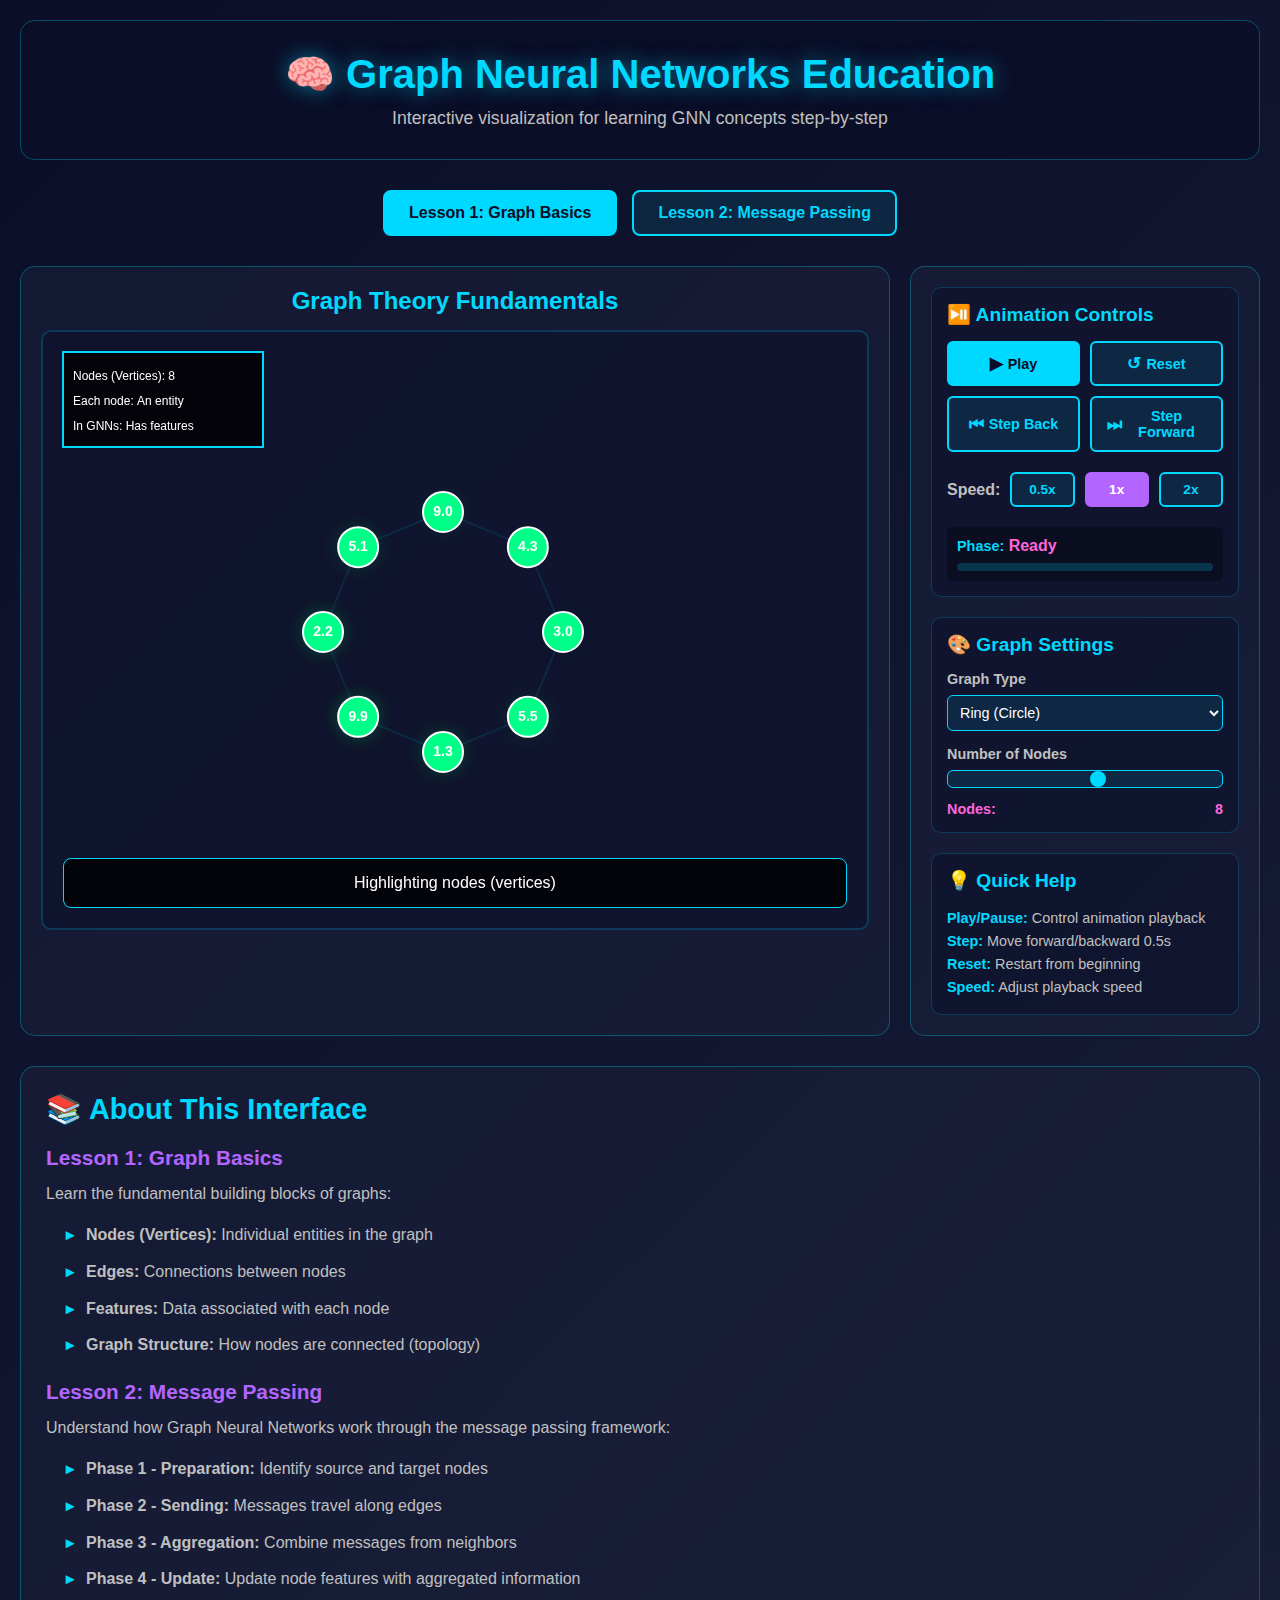
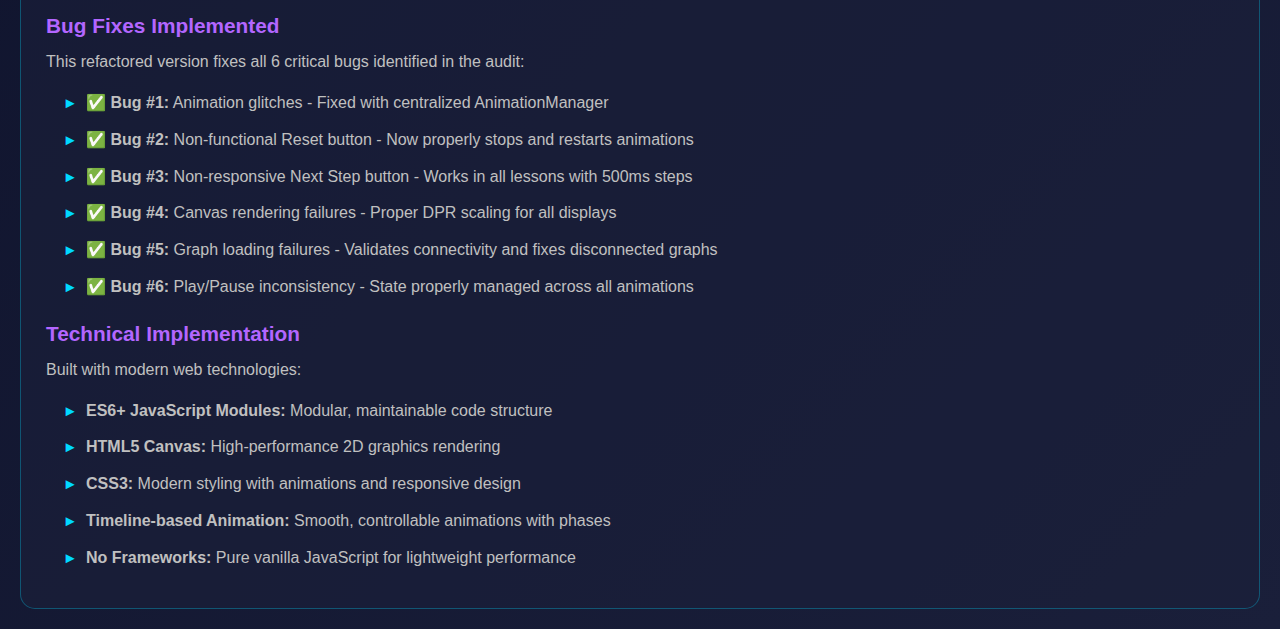
<file: gnn_interface_fixed.html>
<!DOCTYPE html>
<html lang="en">
<head>
    <meta charset="UTF-8">
    <meta name="viewport" content="width=device-width, initial-scale=1.0">
    <title>GNN Educational Interface - Interactive Learning</title>
    <link rel="stylesheet" href="css/styles.css">
</head>
<body>
    <div class="container">
        <!-- Header -->
        <header class="header">
            <h1>🧠 Graph Neural Networks Education</h1>
            <p>Interactive visualization for learning GNN concepts step-by-step</p>
        </header>

        <!-- Lesson Selector -->
        <div class="lesson-selector">
            <button class="lesson-btn active" data-lesson="1">
                Lesson 1: Graph Basics
            </button>
            <button class="lesson-btn" data-lesson="2">
                Lesson 2: Message Passing
            </button>
        </div>

        <!-- Main Content -->
        <div class="main-content">
            <!-- Canvas Section -->
            <div class="canvas-section">
                <h2 id="lessonTitle">Lesson 1: Graph Basics</h2>
                <div class="canvas-container">
                    <canvas id="canvas"></canvas>
                    <div class="canvas-overlay">
                        <p id="animationDescription">Click Play to start the animation</p>
                    </div>
                </div>
            </div>

            <!-- Controls Panel -->
            <aside class="controls-panel">
                <!-- Animation Controls -->
                <div class="control-section">
                    <h3>⏯️ Animation Controls</h3>
                    <div class="animation-controls">
                        <div class="control-row">
                            <button id="playPauseBtn" class="btn btn-primary">
                                <span class="icon">▶</span> Play
                            </button>
                            <button id="resetBtn" class="btn">
                                <span class="icon">↺</span> Reset
                            </button>
                        </div>
                        <div class="control-row">
                            <button id="prevStepBtn" class="btn">
                                <span class="icon">⏮</span> Step Back
                            </button>
                            <button id="nextStepBtn" class="btn">
                                <span class="icon">⏭</span> Step Forward
                            </button>
                        </div>
                        <div class="speed-controls mt-10">
                            <label>Speed:</label>
                            <button class="btn btn-small speed-btn" data-speed="0.5">0.5x</button>
                            <button class="btn btn-small speed-btn active" data-speed="1.0">1x</button>
                            <button class="btn btn-small speed-btn" data-speed="2.0">2x</button>
                        </div>
                        <div class="phase-indicator mt-10">
                            <strong>Phase:</strong> <span id="currentPhase">Ready</span>
                            <div class="phase-progress-bar">
                                <div class="phase-progress-fill" id="phaseProgress"></div>
                            </div>
                        </div>
                    </div>
                </div>

                <!-- Graph Controls -->
                <div class="control-section">
                    <h3>🎨 Graph Settings</h3>
                    <div class="graph-controls">
                        <div class="control-group">
                            <label for="graphType">Graph Type</label>
                            <select id="graphType">
                                <option value="ring">Ring (Circle)</option>
                                <option value="star">Star (Hub)</option>
                                <option value="complete">Complete (All Connected)</option>
                                <option value="random">Random</option>
                            </select>
                        </div>
                        <div class="control-group">
                            <label for="nodeCountSlider">Number of Nodes</label>
                            <input type="range" id="nodeCountSlider" min="3" max="12" value="8" step="1">
                            <div class="slider-value">
                                <span>Nodes:</span>
                                <span id="nodeCountValue">8</span>
                            </div>
                        </div>
                    </div>
                </div>

                <!-- Quick Help -->
                <div class="control-section">
                    <h3>💡 Quick Help</h3>
                    <p style="color: #c0c0c0; font-size: 0.9em; line-height: 1.6;">
                        <strong style="color: #00d9ff;">Play/Pause:</strong> Control animation playback<br>
                        <strong style="color: #00d9ff;">Step:</strong> Move forward/backward 0.5s<br>
                        <strong style="color: #00d9ff;">Reset:</strong> Restart from beginning<br>
                        <strong style="color: #00d9ff;">Speed:</strong> Adjust playback speed
                    </p>
                </div>
            </aside>
        </div>

        <!-- Information Section -->
        <section class="info-section">
            <h2>📚 About This Interface</h2>
            
            <h3>Lesson 1: Graph Basics</h3>
            <p>
                Learn the fundamental building blocks of graphs:
            </p>
            <ul>
                <li><strong>Nodes (Vertices):</strong> Individual entities in the graph</li>
                <li><strong>Edges:</strong> Connections between nodes</li>
                <li><strong>Features:</strong> Data associated with each node</li>
                <li><strong>Graph Structure:</strong> How nodes are connected (topology)</li>
            </ul>

            <h3>Lesson 2: Message Passing</h3>
            <p>
                Understand how Graph Neural Networks work through the message passing framework:
            </p>
            <ul>
                <li><strong>Phase 1 - Preparation:</strong> Identify source and target nodes</li>
                <li><strong>Phase 2 - Sending:</strong> Messages travel along edges</li>
                <li><strong>Phase 3 - Aggregation:</strong> Combine messages from neighbors</li>
                <li><strong>Phase 4 - Update:</strong> Update node features with aggregated information</li>
            </ul>

            <h3>Bug Fixes Implemented</h3>
            <p>
                This refactored version fixes all 6 critical bugs identified in the audit:
            </p>
            <ul>
                <li>✅ <strong>Bug #1:</strong> Animation glitches - Fixed with centralized AnimationManager</li>
                <li>✅ <strong>Bug #2:</strong> Non-functional Reset button - Now properly stops and restarts animations</li>
                <li>✅ <strong>Bug #3:</strong> Non-responsive Next Step button - Works in all lessons with 500ms steps</li>
                <li>✅ <strong>Bug #4:</strong> Canvas rendering failures - Proper DPR scaling for all displays</li>
                <li>✅ <strong>Bug #5:</strong> Graph loading failures - Validates connectivity and fixes disconnected graphs</li>
                <li>✅ <strong>Bug #6:</strong> Play/Pause inconsistency - State properly managed across all animations</li>
            </ul>

            <h3>Technical Implementation</h3>
            <p>
                Built with modern web technologies:
            </p>
            <ul>
                <li><strong>ES6+ JavaScript Modules:</strong> Modular, maintainable code structure</li>
                <li><strong>HTML5 Canvas:</strong> High-performance 2D graphics rendering</li>
                <li><strong>CSS3:</strong> Modern styling with animations and responsive design</li>
                <li><strong>Timeline-based Animation:</strong> Smooth, controllable animations with phases</li>
                <li><strong>No Frameworks:</strong> Pure vanilla JavaScript for lightweight performance</li>
            </ul>
        </section>
    </div>

    <!-- Load JavaScript as ES6 Module -->
    <script type="module" src="js/main.js"></script>
</body>
</html>
</file>
<file: css/styles.css>
/**
 * styles.css
 * GNN Educational Interface Styles
 * Modern, clean design with proper layout and controls
 */

/* === RESET AND BASE === */
* {
    margin: 0;
    padding: 0;
    box-sizing: border-box;
}

body {
    font-family: 'Segoe UI', Tahoma, Geneva, Verdana, sans-serif;
    background: linear-gradient(135deg, #0a0e27 0%, #1a1f3a 100%);
    color: #e0e0e0;
    overflow-x: hidden;
    min-height: 100vh;
}

/* === MAIN CONTAINER === */
.container {
    max-width: 1400px;
    margin: 0 auto;
    padding: 20px;
}

/* === HEADER === */
.header {
    text-align: center;
    padding: 30px 20px;
    background: rgba(10, 14, 39, 0.8);
    border-radius: 15px;
    margin-bottom: 30px;
    border: 1px solid rgba(0, 217, 255, 0.3);
}

.header h1 {
    color: #00d9ff;
    font-size: 2.5em;
    margin-bottom: 10px;
    text-shadow: 0 0 20px rgba(0, 217, 255, 0.5);
}

.header p {
    color: #c0c0c0;
    font-size: 1.1em;
}

/* === LESSON SELECTOR === */
.lesson-selector {
    display: flex;
    gap: 15px;
    justify-content: center;
    margin-bottom: 30px;
    flex-wrap: wrap;
}

.lesson-btn {
    padding: 12px 24px;
    background: rgba(0, 217, 255, 0.1);
    border: 2px solid #00d9ff;
    color: #00d9ff;
    border-radius: 8px;
    cursor: pointer;
    font-size: 1em;
    font-weight: 600;
    transition: all 0.3s ease;
}

.lesson-btn:hover {
    background: rgba(0, 217, 255, 0.2);
    transform: translateY(-2px);
    box-shadow: 0 4px 15px rgba(0, 217, 255, 0.3);
}

.lesson-btn.active {
    background: #00d9ff;
    color: #0a0e27;
}

/* === MAIN CONTENT === */
.main-content {
    display: grid;
    grid-template-columns: 1fr 350px;
    gap: 20px;
    margin-bottom: 30px;
}

/* === CANVAS SECTION === */
.canvas-section {
    background: rgba(26, 31, 58, 0.6);
    border-radius: 15px;
    padding: 20px;
    border: 1px solid rgba(0, 217, 255, 0.3);
}

#lessonTitle {
    color: #00d9ff;
    font-size: 1.5em;
    margin-bottom: 15px;
    text-align: center;
}

.canvas-container {
    position: relative;
    width: 100%;
    height: 600px;
    background: rgba(10, 14, 39, 0.5);
    border-radius: 10px;
    overflow: hidden;
    border: 2px solid rgba(0, 217, 255, 0.2);
}

#canvas {
    display: block;
    width: 100%;
    height: 100%;
}

.canvas-overlay {
    position: absolute;
    bottom: 20px;
    left: 20px;
    right: 20px;
    background: rgba(0, 0, 0, 0.8);
    padding: 15px;
    border-radius: 8px;
    border: 1px solid #00d9ff;
}

#animationDescription {
    color: #fff;
    font-size: 1em;
    text-align: center;
}

/* === CONTROLS PANEL === */
.controls-panel {
    background: rgba(26, 31, 58, 0.6);
    border-radius: 15px;
    padding: 20px;
    border: 1px solid rgba(0, 217, 255, 0.3);
    display: flex;
    flex-direction: column;
    gap: 20px;
}

.control-section {
    background: rgba(10, 14, 39, 0.5);
    padding: 15px;
    border-radius: 10px;
    border: 1px solid rgba(0, 217, 255, 0.2);
}

.control-section h3 {
    color: #00d9ff;
    font-size: 1.2em;
    margin-bottom: 15px;
}

/* === ANIMATION CONTROLS === */
.animation-controls {
    display: flex;
    flex-direction: column;
    gap: 10px;
}

.control-row {
    display: flex;
    gap: 10px;
    flex-wrap: wrap;
}

.btn {
    flex: 1;
    min-width: 80px;
    padding: 10px 15px;
    background: rgba(0, 217, 255, 0.1);
    border: 2px solid #00d9ff;
    color: #00d9ff;
    border-radius: 6px;
    cursor: pointer;
    font-size: 0.9em;
    font-weight: 600;
    transition: all 0.2s ease;
    display: flex;
    align-items: center;
    justify-content: center;
    gap: 5px;
}

.btn:hover {
    background: rgba(0, 217, 255, 0.2);
    transform: translateY(-1px);
}

.btn:active {
    transform: translateY(0);
}

.btn-primary {
    background: #00d9ff;
    color: #0a0e27;
}

.btn-primary:hover {
    background: #00b8e6;
}

.btn-small {
    flex: 0;
    min-width: 60px;
    padding: 8px 12px;
    font-size: 0.85em;
}

.btn .icon {
    font-size: 1.2em;
}

/* === SPEED CONTROLS === */
.speed-controls {
    display: flex;
    align-items: center;
    gap: 10px;
}

.speed-controls label {
    color: #c0c0c0;
    font-weight: 600;
    min-width: 50px;
}

.speed-btn {
    flex: 1;
}

.speed-btn.active {
    background: #b366ff;
    border-color: #b366ff;
    color: #fff;
}

/* === PHASE INDICATOR === */
.phase-indicator {
    margin-top: 10px;
    padding: 10px;
    background: rgba(0, 0, 0, 0.3);
    border-radius: 6px;
}

.phase-indicator strong {
    color: #00d9ff;
    font-size: 0.9em;
}

#currentPhase {
    color: #ff66d9;
    font-weight: 600;
}

.phase-progress-bar {
    width: 100%;
    height: 8px;
    background: rgba(0, 217, 255, 0.2);
    border-radius: 4px;
    margin-top: 8px;
    overflow: hidden;
}

.phase-progress-fill {
    height: 100%;
    background: linear-gradient(90deg, #00d9ff, #ff66d9);
    transition: width 0.1s linear;
    width: 0%;
}

/* === GRAPH CONTROLS === */
.graph-controls {
    display: flex;
    flex-direction: column;
    gap: 15px;
}

.control-group {
    display: flex;
    flex-direction: column;
    gap: 8px;
}

.control-group label {
    color: #c0c0c0;
    font-size: 0.9em;
    font-weight: 600;
}

.control-group select,
.control-group input[type="range"] {
    width: 100%;
    padding: 8px;
    background: rgba(0, 217, 255, 0.1);
    border: 1px solid #00d9ff;
    color: #fff;
    border-radius: 6px;
    font-size: 0.9em;
}

.control-group select {
    cursor: pointer;
}

.control-group select:focus,
.control-group input[type="range"]:focus {
    outline: none;
    border-color: #ff66d9;
}

/* Slider styling */
input[type="range"] {
    -webkit-appearance: none;
    appearance: none;
    height: 6px;
    background: rgba(0, 217, 255, 0.2);
    border-radius: 3px;
    outline: none;
}

input[type="range"]::-webkit-slider-thumb {
    -webkit-appearance: none;
    appearance: none;
    width: 16px;
    height: 16px;
    background: #00d9ff;
    border-radius: 50%;
    cursor: pointer;
    transition: all 0.2s ease;
}

input[type="range"]::-webkit-slider-thumb:hover {
    background: #ff66d9;
    transform: scale(1.2);
}

input[type="range"]::-moz-range-thumb {
    width: 16px;
    height: 16px;
    background: #00d9ff;
    border-radius: 50%;
    cursor: pointer;
    border: none;
    transition: all 0.2s ease;
}

input[type="range"]::-moz-range-thumb:hover {
    background: #ff66d9;
    transform: scale(1.2);
}

.slider-value {
    display: flex;
    justify-content: space-between;
    align-items: center;
    margin-top: 5px;
}

.slider-value span {
    color: #ff66d9;
    font-weight: 600;
    font-size: 0.9em;
}

/* === INFO SECTION === */
.info-section {
    background: rgba(26, 31, 58, 0.6);
    border-radius: 15px;
    padding: 25px;
    border: 1px solid rgba(0, 217, 255, 0.3);
    margin-top: 20px;
}

.info-section h2 {
    color: #00d9ff;
    font-size: 1.8em;
    margin-bottom: 15px;
}

.info-section h3 {
    color: #b366ff;
    font-size: 1.3em;
    margin: 20px 0 10px 0;
}

.info-section p {
    color: #c0c0c0;
    line-height: 1.8;
    margin-bottom: 12px;
}

.info-section ul {
    list-style: none;
    padding-left: 20px;
    margin: 10px 0;
}

.info-section li {
    color: #c0c0c0;
    line-height: 1.8;
    margin-bottom: 8px;
    position: relative;
    padding-left: 20px;
}

.info-section li:before {
    content: '▸';
    position: absolute;
    left: 0;
    color: #00d9ff;
    font-weight: bold;
}

/* === RESPONSIVE DESIGN === */
@media (max-width: 1024px) {
    .main-content {
        grid-template-columns: 1fr;
    }
    
    .controls-panel {
        order: -1;
    }
    
    .canvas-container {
        height: 500px;
    }
}

@media (max-width: 768px) {
    .header h1 {
        font-size: 2em;
    }
    
    .lesson-selector {
        flex-direction: column;
    }
    
    .lesson-btn {
        width: 100%;
    }
    
    .canvas-container {
        height: 400px;
    }
    
    .control-row {
        flex-direction: column;
    }
    
    .btn {
        width: 100%;
    }
}

/* === ANIMATIONS === */
@keyframes pulse {
    0%, 100% {
        opacity: 1;
    }
    50% {
        opacity: 0.7;
    }
}

@keyframes glow {
    0%, 100% {
        box-shadow: 0 0 10px rgba(0, 217, 255, 0.3);
    }
    50% {
        box-shadow: 0 0 20px rgba(0, 217, 255, 0.6);
    }
}

.pulse {
    animation: pulse 2s ease-in-out infinite;
}

.glow {
    animation: glow 2s ease-in-out infinite;
}

/* === UTILITY CLASSES === */
.text-center {
    text-align: center;
}

.mt-10 {
    margin-top: 10px;
}

.mt-20 {
    margin-top: 20px;
}

.mb-10 {
    margin-bottom: 10px;
}

.mb-20 {
    margin-bottom: 20px;
}
</file>
